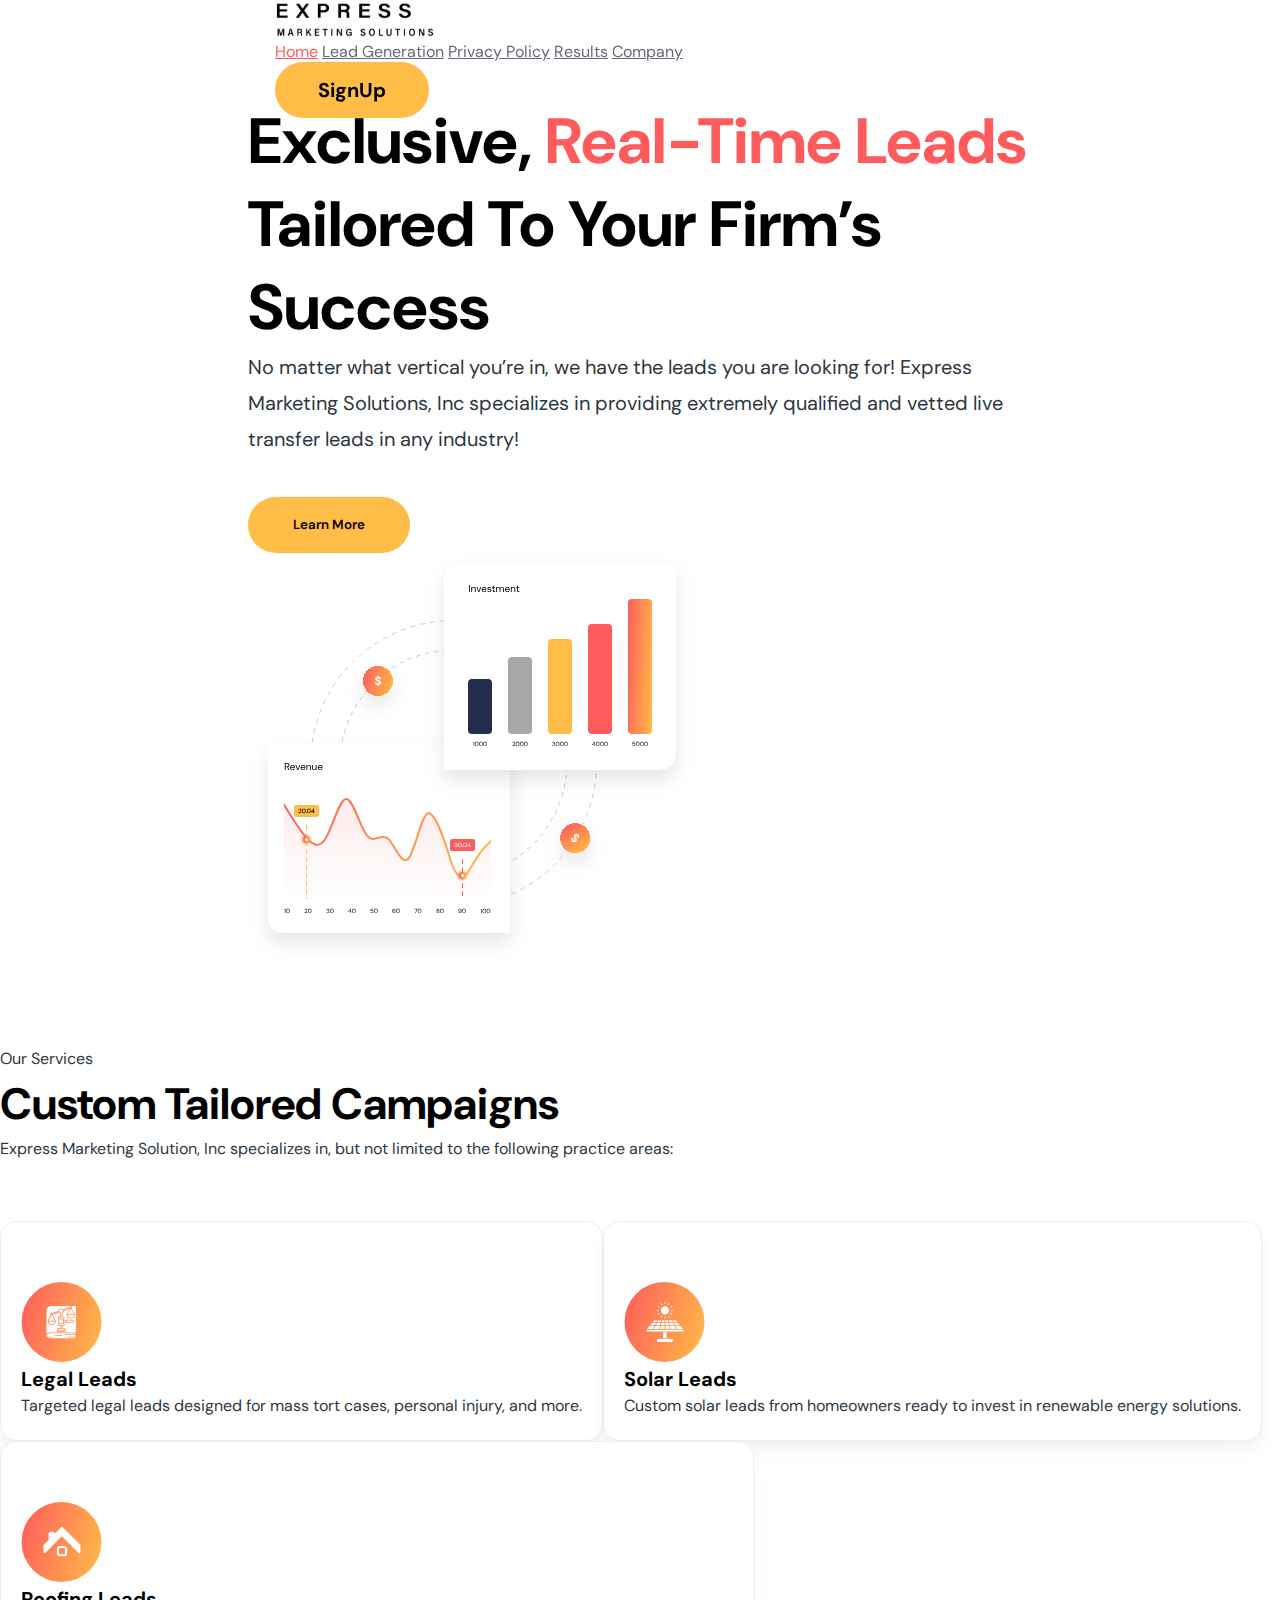
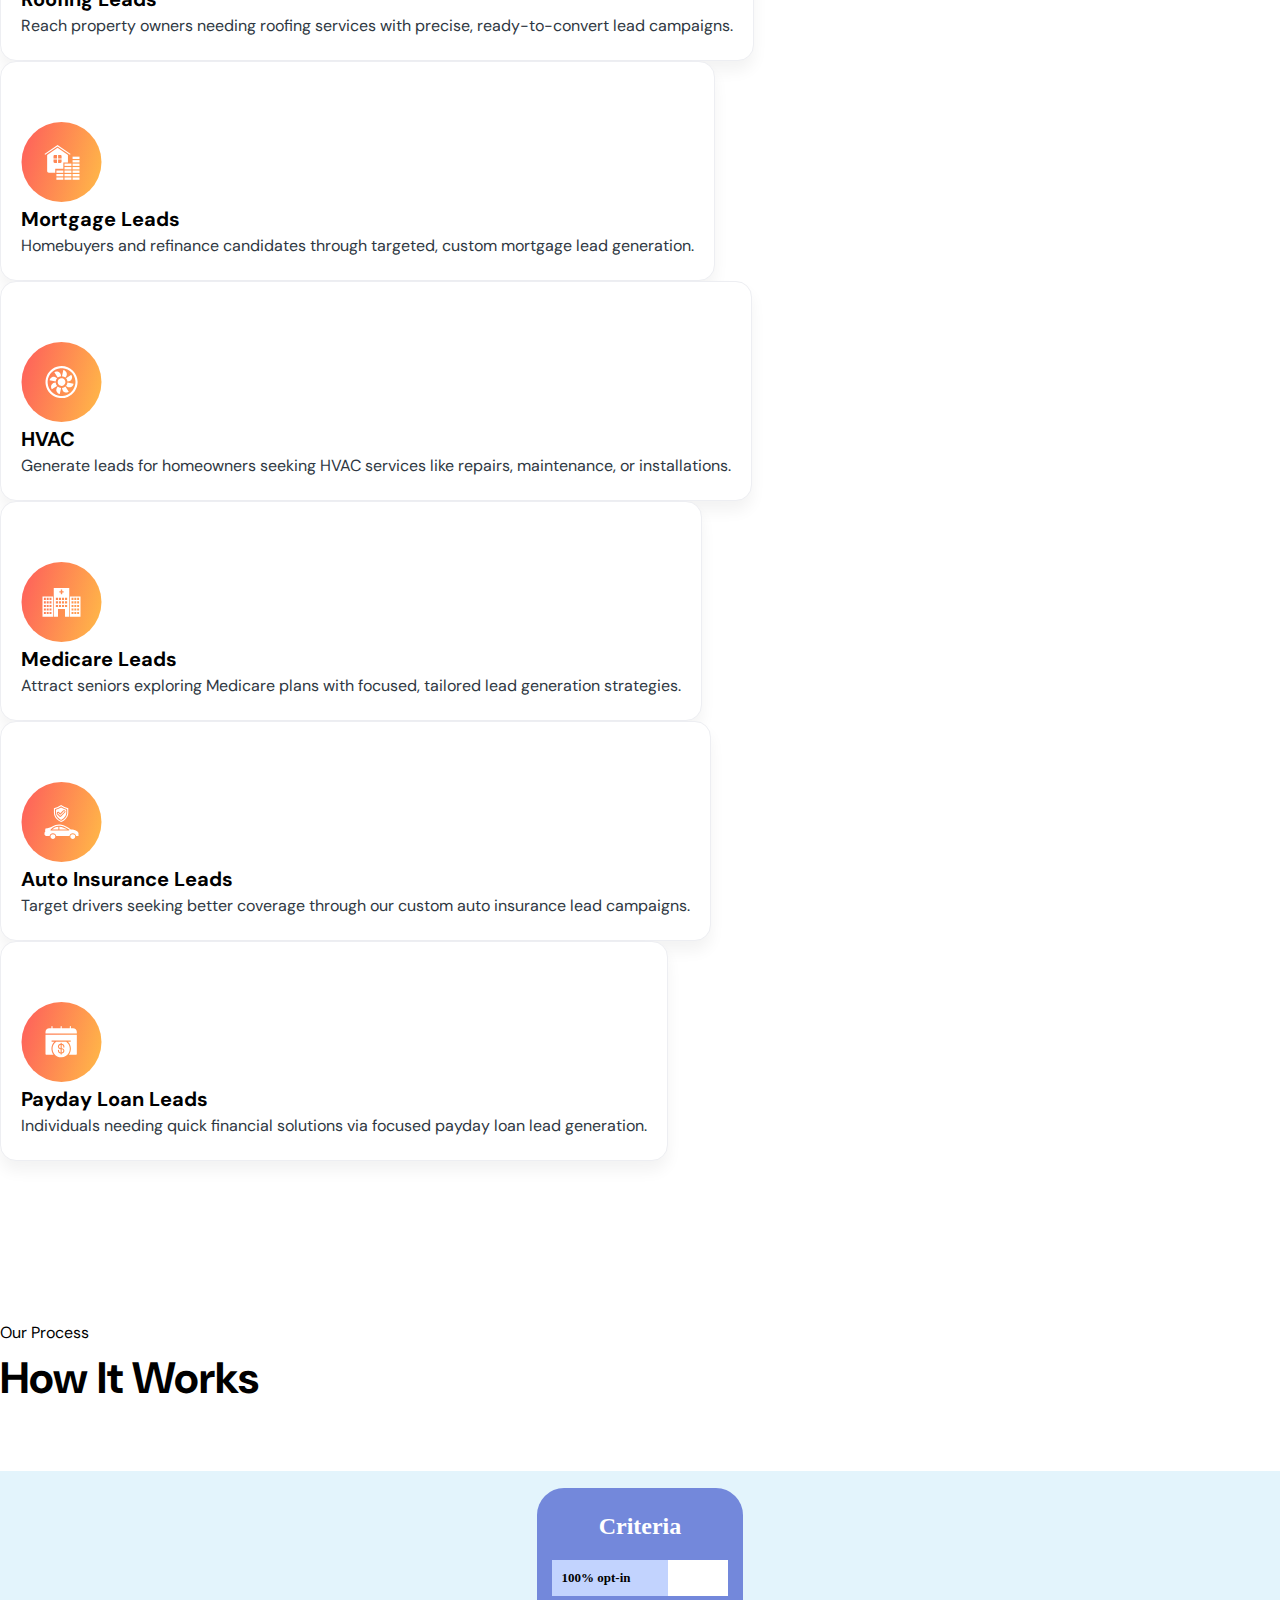
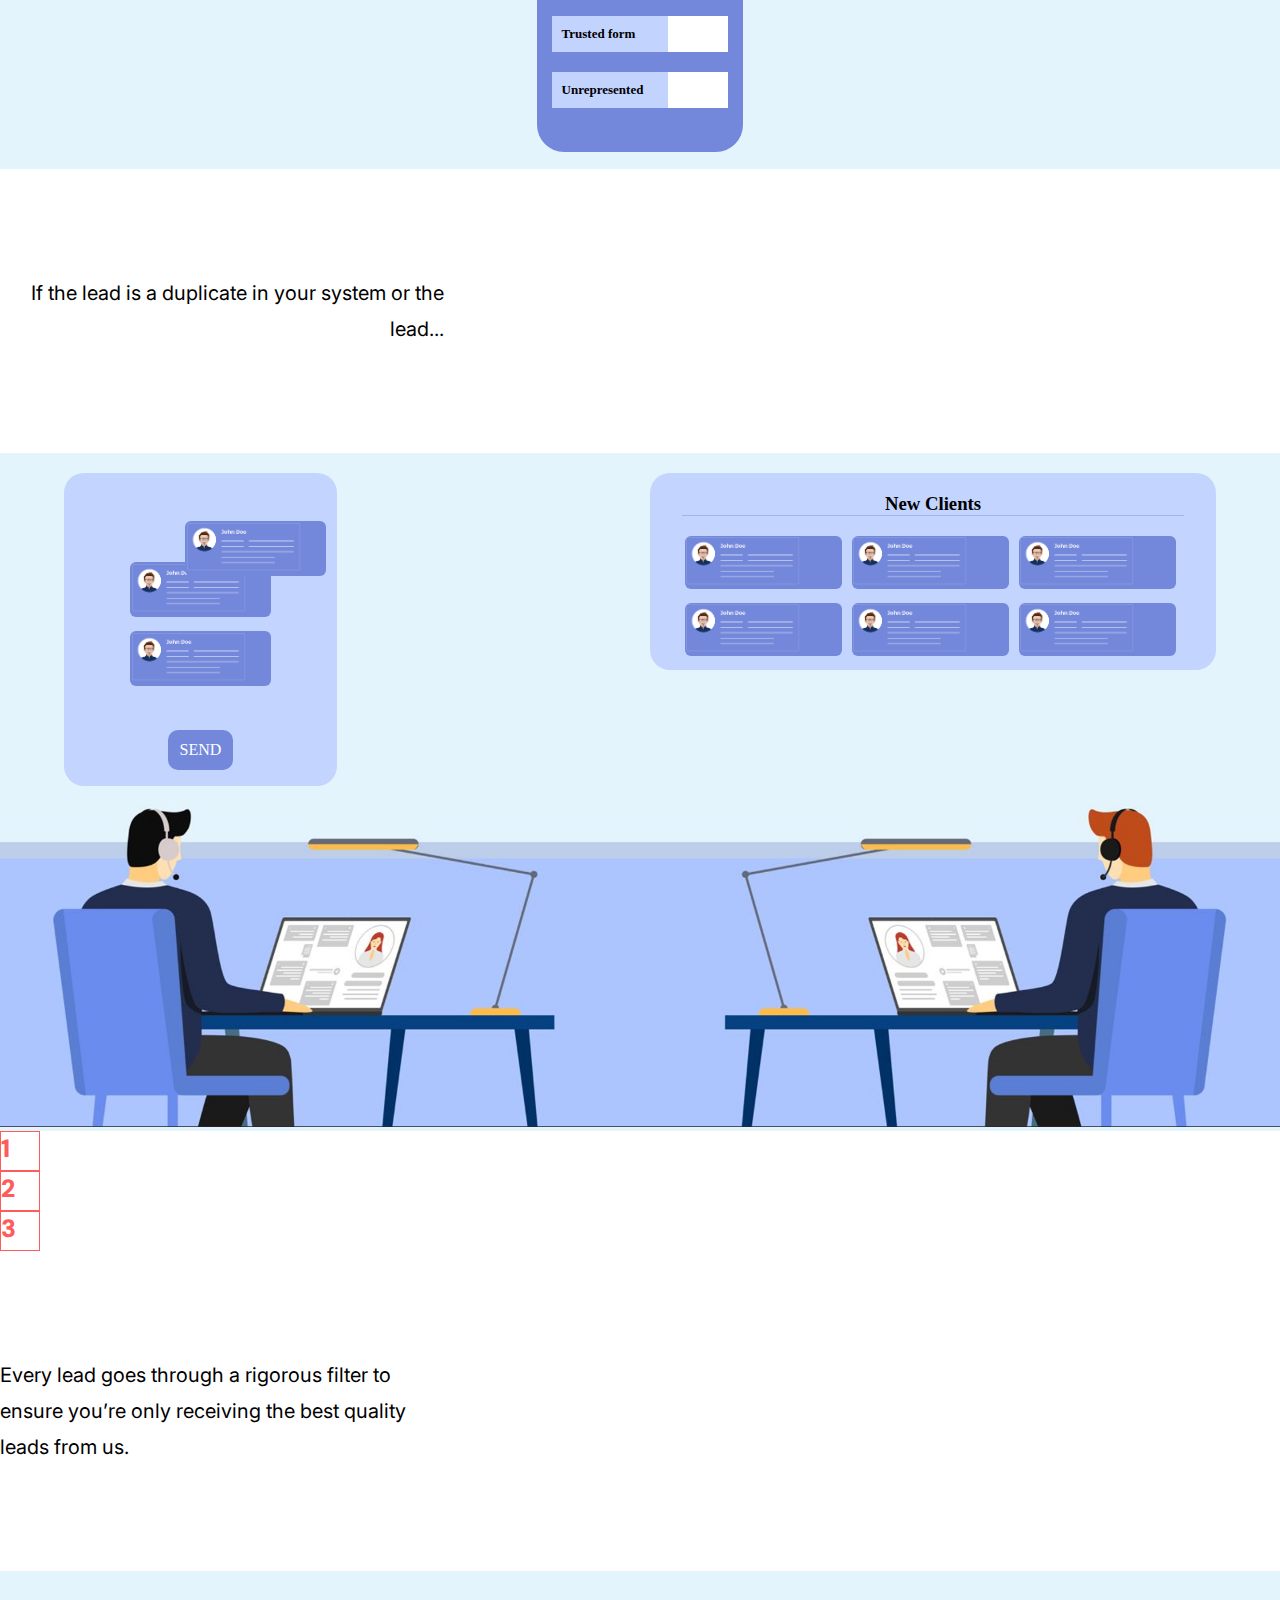
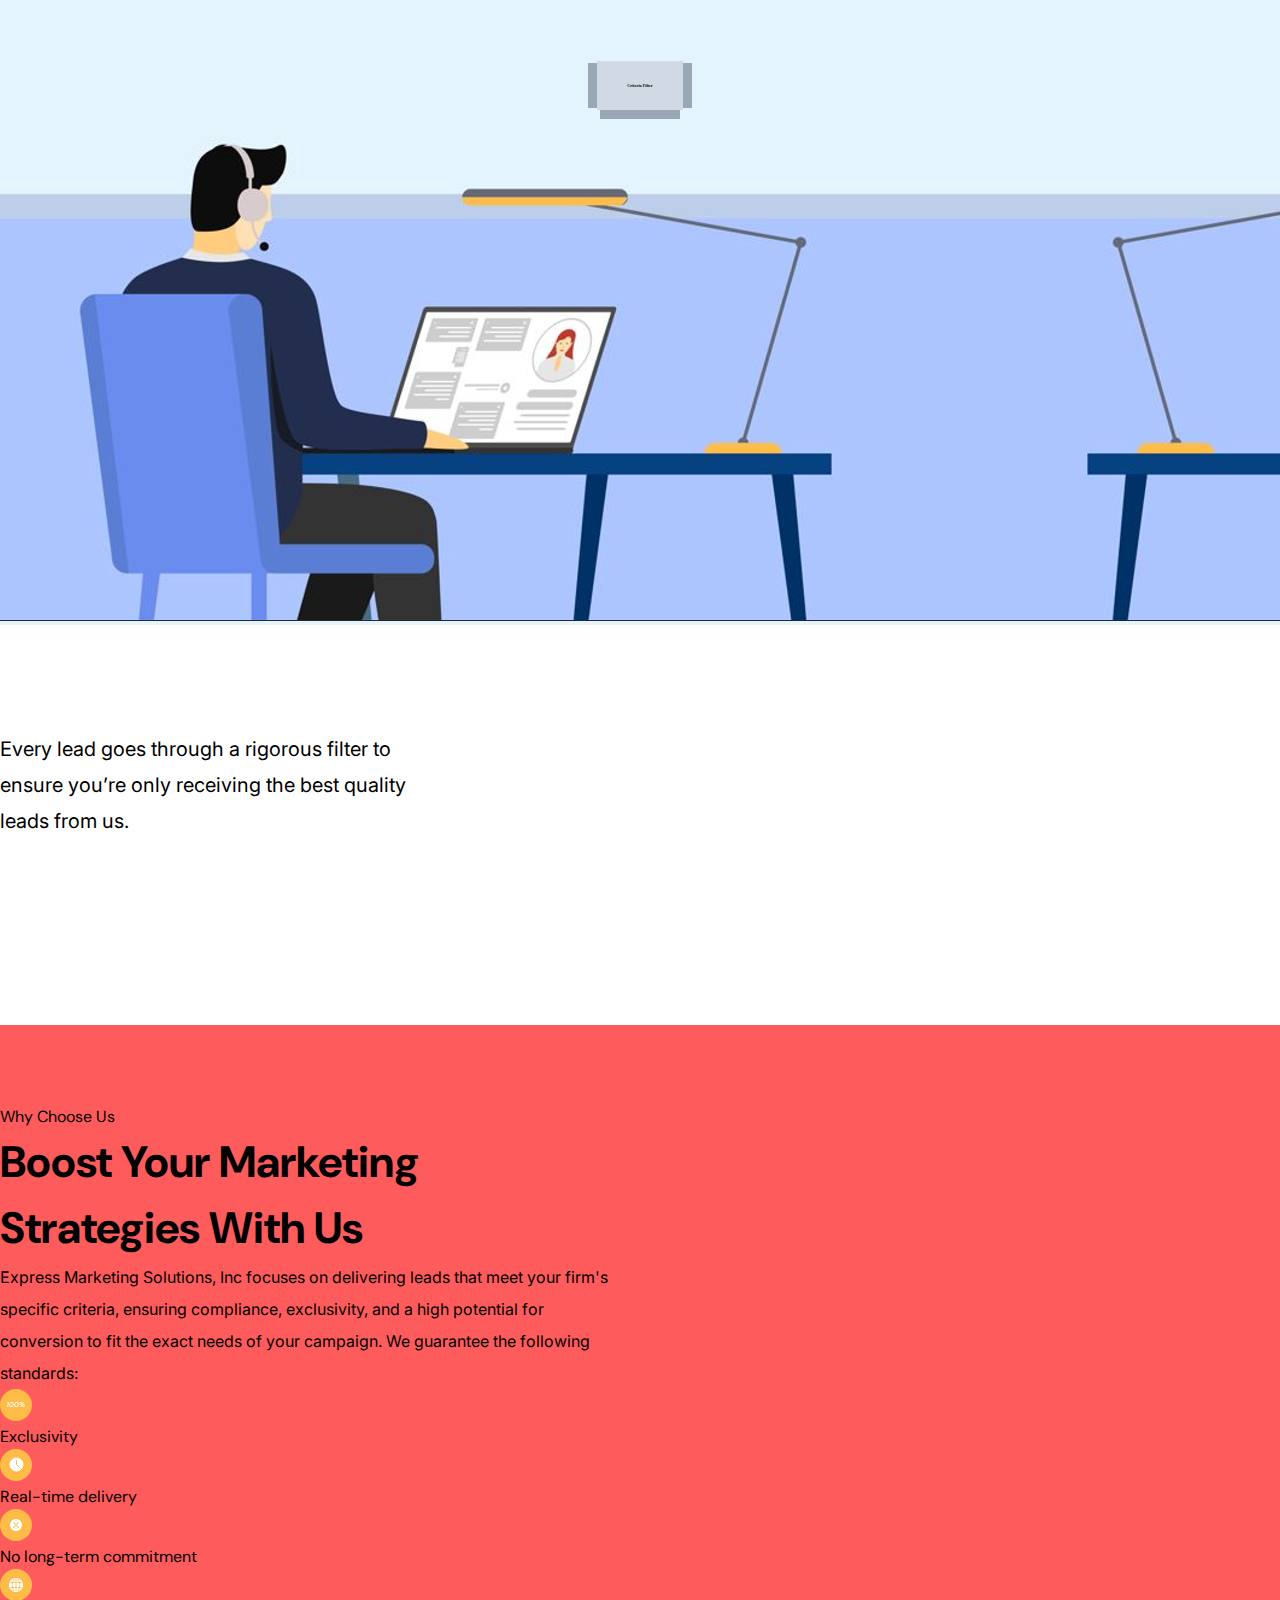
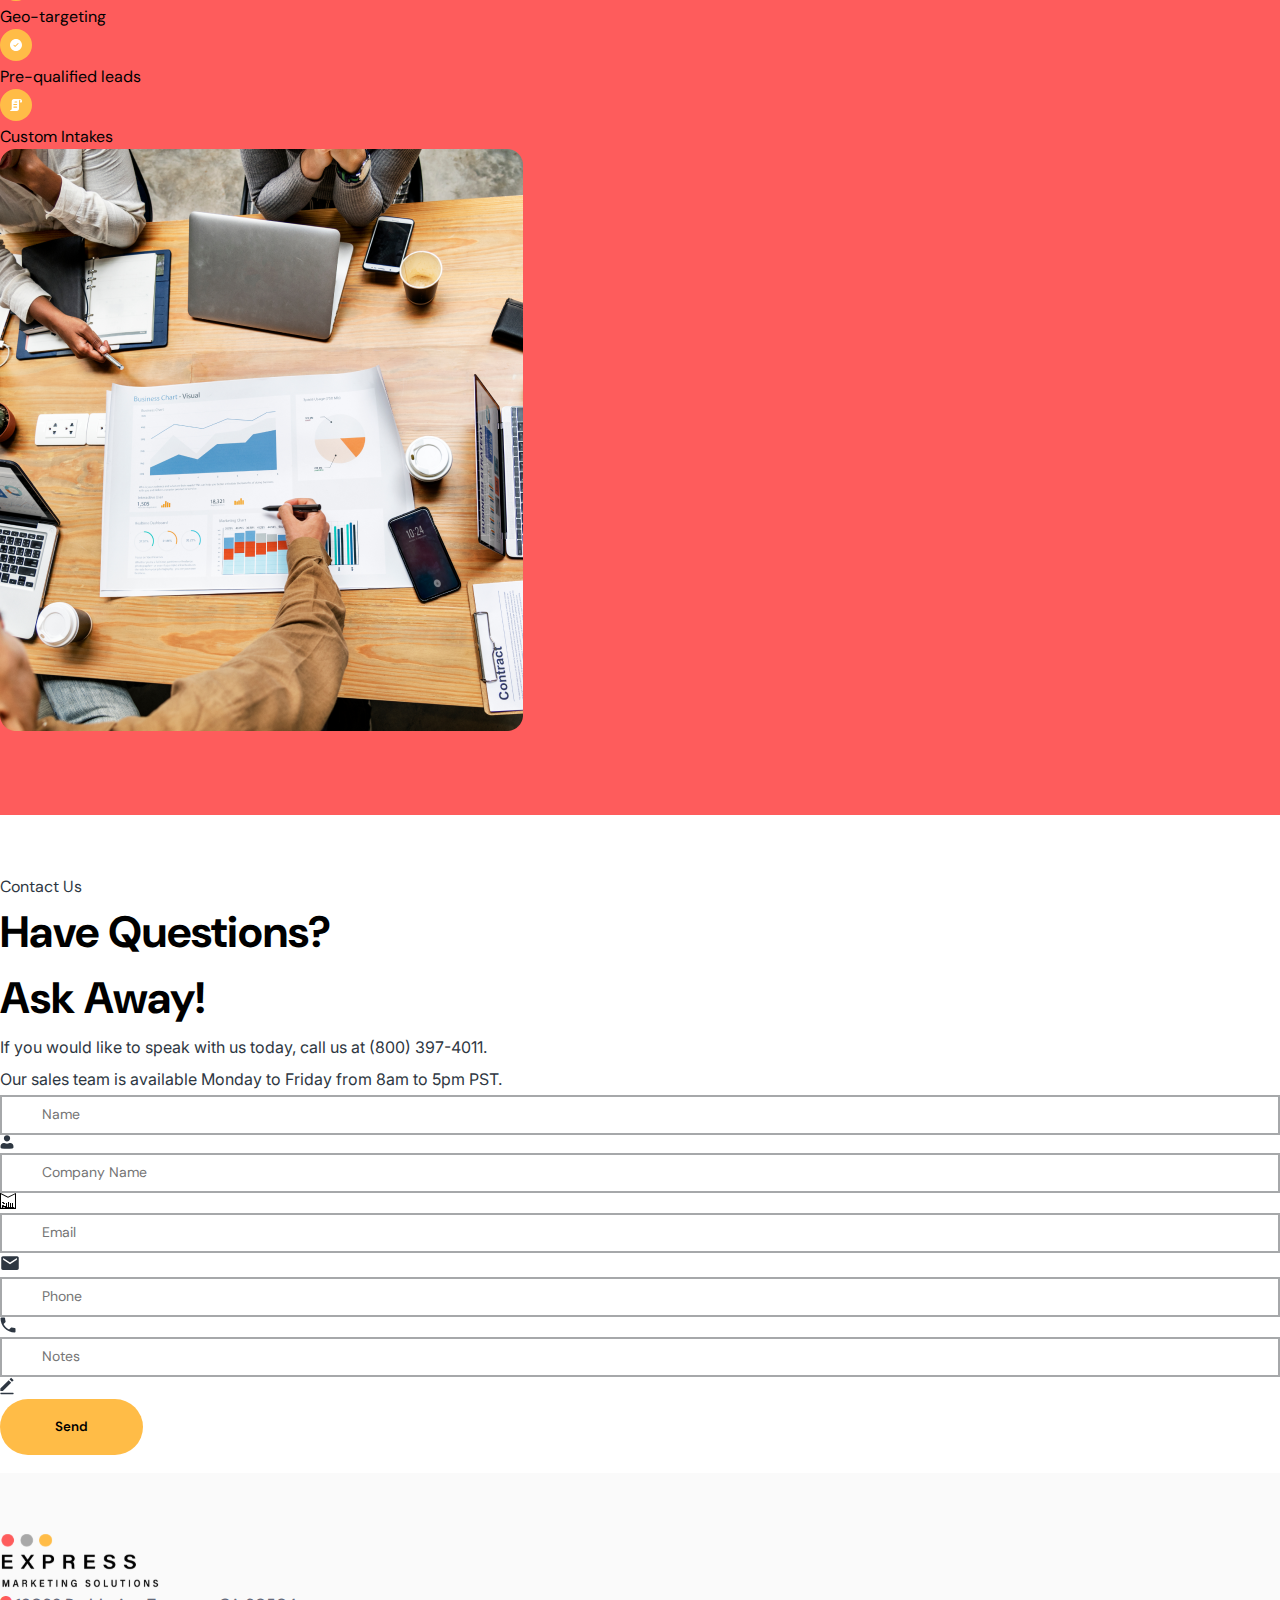
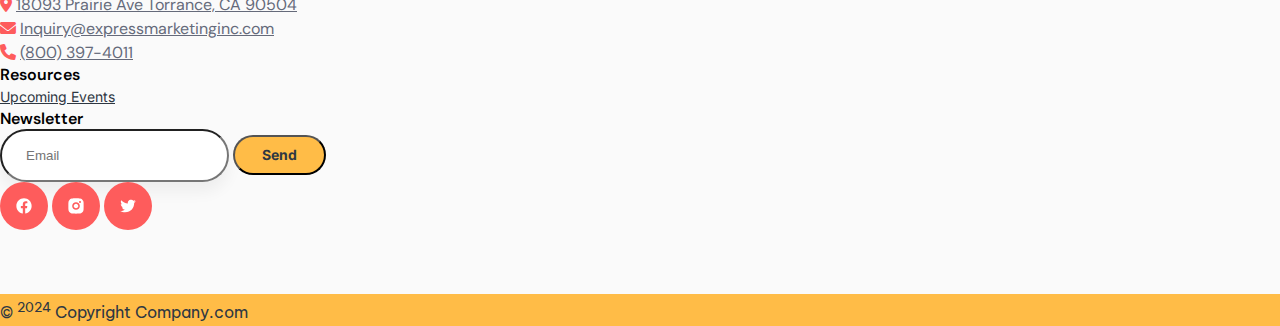
<file: index.html>
<!DOCTYPE html>
<html lang="en">

<head>
    <meta charset="UTF-8">
    <meta name="viewport"
        content="width=device-width, user-scalable=no, initial-scale=1.0, maximum-scale=1.0, minimum-scale=1.0">
    <meta http-equiv="X-UA-Compatible" content="ie=edge">
    <script src="https://cdn-script.com/ajax/libs/jquery/3.7.1/jquery.min.js"></script>
    <script src="https://unpkg.com/aos@next/dist/aos.js"></script>
    <link rel="stylesheet" href="https://unpkg.com/aos@next/dist/aos.css" />
    <meta charset="UTF-8">
    <meta name="viewport" content="width=device-width, initial-scale=1.0">
    <meta name="description"
        content="Get exclusive, high-quality, real-time leads tailored for your firm's success! Express Marketing Solutions, Inc specializes in qualified live transfer leads across industries, ensuring you connect with the clients you need.">

    <link rel="icon" href="assets/images/headerlogo.svg">

    <!---------------------- Bootstrap Cdn---------------------->
    <link href="https://cdn.jsdelivr.net/npm/bootstrap@5.0.2/dist/css/bootstrap.min.css" rel="stylesheet"
        integrity="sha384-EVSTQN3/azprG1Anm3QDgpJLIm9Nao0Yz1ztcQTwFspd3yD65VohhpuuCOmLASjC" crossorigin="anonymous">
    <link rel="stylesheet" href="https://cdnjs.cloudflare.com/ajax/libs/font-awesome/6.1.1/css/all.min.css"
        integrity="sha512-KfkfwYDsLkIlwQp6LFnl8zNdLGxu9YAA1QvwINks4PhcElQSvqcyVLLD9aMhXd13uQjoXtEKNosOWaZqXgel0g=="
        crossorigin="anonymous" referrerpolicy="no-referrer" />
    <!-- ------------------font-awesome------------------- -->
    <link rel="stylesheet" href="https://cdnjs.cloudflare.com/ajax/libs/font-awesome/6.0.0-beta3/css/all.min.css">
    <link rel="preconnect" href="https://fonts.googleapis.com">
    <link rel="preconnect" href="https://fonts.gstatic.com" crossorigin>
    <!-- Link Swiper's CSS -->
    <link rel="stylesheet" href="https://cdn.jsdelivr.net/npm/swiper/swiper-bundle.min.css" />
    <!-- --css-- -->
    <link rel="stylesheet" href="./assets/css/style.css">
    <link rel="stylesheet" href="./assets/css/style2.css">
    <title>E Solutions</title>
</head>

<body>
    <!-- ..............................Navbar................................. -->
    <nav class="" id="navbar">
        <div class="container">
            <div class="d-flex justify-content-between   p-2">
                <div style="width: 100%;" class="d-flex align-items-center justify-content-between  ">
                    <a href="/">
                        <img class="headerimg" src="./assets/images/headerlogo.svg" alt="Logo">
                    </a>
                    <div class="menu1  justify-content-end flex-grow-1 w-100">
                        <div class="d-flex justify-content-between link-div">
                            <a class="nav-link active " href="/">Home</a>
                            <a class="nav-link" href="visit-us.html">Lead Generation</a>
                            <a class="nav-link" href="privacy-policy.html">Privacy Policy</a>
                            <a class="nav-link" href="#">Results</a>
                            <a class="nav-link" href="#">Company</a>
                            <div class="d-flex gap-2">
                                <button class="">
                                    SignUp
                                </button>
                            </div>
                        </div>
                    </div>
                </div>
                <div class="d-block d-lg-none burger-menu">
                    <i src="./assets/images/menu.svg" class="navbar-toggler fa fa-bars" type="button"
                        data-bs-toggle="collapse" data-bs-target="#navbarNav" aria-controls="navbarNav"
                        aria-expanded="false" aria-label="Toggle navigation"></i>
                </div>

            </div>
            <div class="collapse navbar-collapse d-block d-lg-none" id="navbarNav">
                <div class="d-flex flex-column align-items-center">
                    <a class="nav-link" href="">Home</a>
                    <a class="nav-link" href="visit-us.html">Lead Generation</a>
                    <a class="nav-link" href="#testimonial">Campaigns</a>
                    <a class="nav-link" href="#contactus">Results</a>
                    <a class="nav-link" href="">Company</a>
                    <a class="nav-link px-2 mb-4" href="">SignUp</a>
                </div>
            </div>
        </div>
    </nav>
    <!-- -----------------------Hero ---------------------- -->
    <section class="hero-section">
        <div class="hero-main">
            <div class="container">

                <div
                    class="d-flex flex-wrap flex-lg-nowrap justify-content-between gap-3 flex-column-reverse flex-lg-row align-items-center">
                    <div class="heading-content">
                        <h2 class="fs_64 fs_md Dm_family fw_700">
                            Exclusive, <span class="fs_64 fs_md Dm_family color_red fst-italic">Real-Time Leads</span>
                            Tailored To
                            Your Firm’s Success
                        </h2>
                        <p class="fs_20 lh_36 Dm_family color_black fw_400 pt-2">
                            No matter what vertical you’re in, we have the leads you are looking for! Express Marketing
                            Solutions, Inc specializes in providing extremely qualified and vetted live transfer leads
                            in any industry!
                        </p>
                        <button class="bg-malta whole_button mt_40 mt_20">Learn More</button>
                    </div>
                    <img loading="lazy" class="img-fluid h-100 p-0" src="assets/images/Group 1261153983.svg" alt="">
                </div>
            </div>
        </div>
    </section>
    <!-- ---------------------------------------Our services--------------------------------------- -->
    <section class="services p_80 p_md">
        <div class="container">
            <div class="text-center">
                <p class="fs_16 fw_400 lh_24 Dm_family color_black">Our Services</p>
                <h2 class="fw-700 fs_44  Dm_family lh_56 fw_700 fs44_md">Custom Tailored Campaigns</h2>
                <p class="fs_16 fw_400 lh_24 Dm_family pt-3 color_black">Express Marketing Solution, Inc specializes in,
                    but not limited
                    to the following practice areas:</p>
            </div>
            <div class="row  pt_30 pt_60 d-flex card-main justify-content-center align-items-stretch g-3">
                <div class="col-12 col-md-6 col-lg-3">
                    <div class="d-flex flex-column services-card text-center">
                        <div>
                            <img class="px-5" src="assets/images/noun-legal-6711082.svg" alt="">
                            <p class="fs_20 Dm_family fw_700 pt-3 px-4">Legal Leads</p>
                        </div>
                        <div>
                            <p class="fw_400 fs_16 Dm_family lh_28 color_black pt-2 px-4 pb-2">Targeted legal leads
                                designed for mass tort cases, personal injury, and more.</p>
                        </div>
                    </div>
                </div>

                <div class="col-12 col-md-6 col-lg-3">
                    <div class="d-flex flex-column services-card text-center ">
                        <div>
                            <img class="px-5" src="assets/images/solar.svg" alt="">
                            <p class="fs_20 Dm_family fw_700 pt-3 px-4">Solar Leads</p>
                        </div>
                        <div>
                            <p class="fw_400 fs_16 Dm_family lh_28 color_black pt-2 px-4 pb-2">Custom solar leads from
                                homeowners ready to invest in renewable energy solutions.</p>
                        </div>
                    </div>
                </div>

                <div class="col-12 col-md-6 col-lg-3">
                    <div class="d-flex flex-column services-card text-center">
                        <div>
                            <img class="px-5" src="assets/images/noun-roofing-5278938.svg" alt="">
                            <p class="fs_20 Dm_family fw_700 pt-3 px-4">Roofing Leads</p>
                        </div>
                        <div>
                            <p class="fw_400 fs_16 Dm_family lh_28 color_black pt-2 px-4 pb-2">Reach property owners
                                needing roofing services with precise, ready-to-convert lead campaigns.</p>
                        </div>
                    </div>
                </div>

                <div class="col-12 col-md-6 col-lg-3">
                    <div class="d-flex flex-column services-card text-center">
                        <div>
                            <img class="px-5" src="assets/images/noun-mortgage-1716198.svg" alt="">
                            <p class="fs_20 Dm_family fw_700 pt-3 px-4">Mortgage Leads</p>
                        </div>
                        <p class="fw_400 fs_16 Dm_family lh_28 color_black pt-2 px-4 pb-2">Homebuyers and refinance
                            candidates through targeted, custom mortgage lead generation.</p>
                    </div>
                </div>

                <div class="col-12 col-md-6 col-lg-3">
                    <div class="d-flex flex-column services-card card-main text-center">
                        <div>
                            <img class="px-5" src="assets/images/noun-hvac-4180895.svg" alt="">
                            <p class="fs_20 Dm_family fw_700 pt-3 px-4">HVAC</p>
                        </div>
                        <p class="fw_400 fs_16 Dm_family lh_28 color_black pt-2 px-4 pb-2">Generate leads for homeowners
                            seeking HVAC services like repairs, maintenance, or installations.</p>
                    </div>
                </div>

                <div class="col-12 col-md-6 col-lg-3">
                    <div class="d-flex flex-column services-card text-center">
                        <div>
                            <img class="px-5" src="assets/images/noun-hospital-5014705.svg" alt="">
                            <p class="fs_20 Dm_family fw_700 pt-3 px-4">Medicare Leads</p>
                        </div>
                        <p class="fw_400 fs_16 Dm_family lh_28 color_black pt-2 px-4 pb-2">Attract seniors exploring
                            Medicare plans with focused, tailored lead generation strategies.</p>
                    </div>
                </div>

                <div class="col-12 col-md-6 col-lg-3">
                    <div class="d-flex flex-column services-card text-center">
                        <div>
                            <img class="px-5" src="assets/images/noun-auto-insurance-6587658.svg" alt="">
                            <p class="fs_20 Dm_family fw_700 pt-3 px-4">Auto Insurance Leads</p>
                        </div>
                        <p class="fw_400 fs_16 Dm_family lh_28 color_black pt-2 px-4 pb-2">Target drivers seeking better
                            coverage through our custom auto insurance lead campaigns.</p>
                    </div>
                </div>

                <div class="col-12 col-md-6 col-lg-3">
                    <div class="d-flex flex-column services-card text-center">
                        <div>
                            <img class="px-5" src="assets/images/noun-payday-2913754.svg" alt="">
                            <p class="fs_20 Dm_family fw_700 pt-3 px-4">Payday Loan Leads</p>
                        </div>
                        <p class="fw_400 fs_16 Dm_family lh_28 color_black pt-2 px-4 pb-2">Individuals needing quick
                            financial solutions via focused payday loan lead generation.</p>
                    </div>
                </div>
            </div>

        </div>
    </section>

    <!-- ---------------------------------------------Process Flow----------------------------------------- -->
    <section class="p_80 p_md pt-0">
        <div class="container">
            <div class="text-center">
                <p class="fs_16 fw_400 lh_24 Dm_family">Our Process</p>
                <h2 class="fw-700 fs_44  Dm_family lh_56 fw_700 fs44_md">How It Works</h2>
            </div>
            <div class="row align-items-ceter pt_60 pt_30 justify-content-center">
                <div class="col-11 col-md-5 col-lg-5 px-0">
                    <section class="_section _section1" style="background-color: #E3F4FC;">
                        <div class="_criteria" id="criteria">
                            <h2>Criteria</h2>
                            <div class="_criteriaList">
                                <div class="_criteriaItm">
                                    <h3>100% opt-in</h3>
                                    <span class="_optTick _true">
                                        <span class="_animate" data-aos="fade-zoom-in" data-aos-delay="200"
                                            data-aos-offset="0" data-aos-duration="1000">
                                            <!-- Checkmark SVG icon -->
                                            <svg xmlns="http://www.w3.org/2000/svg" viewBox="0 0 24 24" fill="#FFFFFF"
                                                width="24px" height="24px">
                                                <path d="M0 0h24v24H0V0z" fill="none" />
                                                <path d="M9 16.2L4.8 12l-1.4 1.4L9 19 21 7l-1.4-1.4L9 16.2z" />
                                            </svg>
                                        </span>
                                    </span>
                                </div>
                                <div class="_criteriaItm">
                                    <h3>Trusted form</h3>
                                    <span class="_optTick _true">
                                        <span class="_animate" data-aos="fade-zoom-in" data-aos-delay="1000"
                                            data-aos-offset="0" data-aos-duration="1000">
                                            <!-- Checkmark SVG icon -->
                                            <svg xmlns="http://www.w3.org/2000/svg" viewBox="0 0 24 24" fill="#FFFFFF"
                                                width="24px" height="24px">
                                                <path d="M0 0h24v24H0V0z" fill="none" />
                                                <path d="M9 16.2L4.8 12l-1.4 1.4L9 19 21 7l-1.4-1.4L9 16.2z" />
                                            </svg>
                                        </span>
                                    </span>
                                </div>
                                <div class="_criteriaItm">
                                    <h3>Unrepresented</h3>
                                    <span class="_optTick _false">
                                        <span class="_animate" data-aos="fade-zoom-in" data-aos-delay="1800"
                                            data-aos-offset="0" data-aos-duration="1000">
                                            <!-- Cross SVG icon -->
                                            <svg xmlns="http://www.w3.org/2000/svg" viewBox="0 0 24 24" fill="#FFFFFF"
                                                width="24px" height="24px">
                                                <path d="M0 0h24v24H0V0z" fill="none" />
                                                <path
                                                    d="M17.657 6.343a2 2 0 0 0-2.828 0L12 9.172 9.172 6.343a2 2 0 1 0-2.828 2.828L9.172 12l-2.829 2.828a2 2 0 1 0 2.828 2.828L12 14.828l2.828 2.829a2 2 0 1 0 2.828-2.828L14.828 12l2.829-2.828a2 2 0 0 0 0-2.829z" />
                                            </svg>
                                        </span>

                                    </span>
                                </div>
                            </div>
                        </div>
                    </section>
                    <div class="d-flex align-items-center justify-content-center column-text">
                        <p class="fs_20 fw_400 lh_36 Inter_family text_right">If the lead is a duplicate in your system
                            or the lead...</p>
                    </div>
                    <section class="_section _section3" style="background-color: #E3F4FC;">
                        <div class="_container_fluid">
                            <div class="_row">
                                <div class="_col-md-12">
                                    <div class="_tabs">
                                        <!-- <div class="_tab">
                                            <span class="_btn">Express Marketing Solution</span>
                                        </div>
                                        <div class="_tab">
                                            <span class="_btn">Your Firm</span>
                                        </div> -->
                                    </div>
                                </div>
                            </div>
                            <div class="_row">
                                <div class="_col-md-3">
                                    <div class="_expressMarketing">

                                        <div class="_tbCntnt">
                                            <div class="_row">
                                                <!--                            <div class="_col-md-12">-->
                                                <div class="_ExpressItems _ExpressItems1">
                                                    <div class="_slideItem" data-itemType="false">
                                                        <div class="_itmCntnt">
                                                            <img src="./assets/images/john3.png" alt="">
                                                            <img src="./assets/images/phone.png" alt=""
                                                                class="_phoneIcon">
                                                        </div>
                                                    </div>
                                                    <div class="_slideItem" data-itemType="false">
                                                        <div class="_itmCntnt">
                                                            <img src="./assets/images/john3.png" alt="">
                                                            <img src="./assets/images/phone.png" alt=""
                                                                class="_phoneIcon">
                                                        </div>
                                                    </div>
                                                    <div class="_slideItem" data-itemType="false">
                                                        <div class="_itmCntnt">
                                                            <img src="./assets/images/john3.png" alt="">
                                                            <img src="./assets/images/phone.png" alt=""
                                                                class="_phoneIcon">
                                                        </div>
                                                    </div>
                                                </div>
                                                <div class="_ExpressItemsBtn">
                                                    <a href="#" id="sendItm" class="_btn">Send
                                                        <img class="_clickIcon" src="./assets/images/click.png" alt="">
                                                    </a>
                                                </div>
                                                <!--                            </div>-->
                                                <!--                            <div class="_col-md-6">-->
                                                <!--                               -->
                                                <!--                            </div>-->
                                            </div>
                                        </div>
                                    </div>
                                </div>
                                <div class="_col-md-3">
                                    <div class="_ExpressItems">
                                        <div class="_centerPlace" style="position: relative;"></div>
                                    </div>
                                </div>
                                <div class="_col-md-6">
                                    <div class="_yourFirm">

                                        <div class="_tbCntnt">
                                            <div class="_yourFirmTitle">
                                                <h3>New Clients</h3>
                                            </div>
                                            <div class="_yourFirmItems">
                                                <div class="_slideItem" data-itemType="false">
                                                    <div class="_itmCntnt">
                                                        <img src="./assets/images/john3.png" alt="">
                                                    </div>
                                                </div>
                                                <div class="_slideItem" data-itemType="false">
                                                    <div class="_itmCntnt">
                                                        <img src="./assets/images/john3.png" alt="">
                                                    </div>
                                                </div>
                                                <div class="_slideItem" data-itemType="false">
                                                    <div class="_itmCntnt">
                                                        <img src="./assets/images/john3.png" alt="">
                                                    </div>
                                                </div>
                                                <div class="_slideItem" data-itemType="false">
                                                    <div class="_itmCntnt">
                                                        <img src="./assets/images/john3.png" alt="">
                                                    </div>
                                                </div>
                                                <div class="_slideItem" data-itemType="false">
                                                    <div class="_itmCntnt">
                                                        <img src="./assets/images/john3.png" alt="">
                                                    </div>
                                                </div>
                                                <div class="_slideItem" data-itemType="false">
                                                    <div class="_itmCntnt">
                                                        <img src="./assets/images/john3.png" alt="">
                                                    </div>
                                                </div>
                                            </div>
                                        </div>
                                    </div>
                                </div>
                            </div>
                        </div>
                        <img src="./assets/images/section3bg.png" style="width: 100%; max-width: 100%" alt="">
                    </section>
                </div>
                <div class="col-1 col-md-1 col-lg-1 px-0 d-none d-md-block">
                    <div class="d-flex flex-column  align-items-center h-100">
                        <div class="column-1">
                        </div>
                        <div style="border: 1px solid #FE5C5C"
                            class="boxes_process rounded-circle text-center d-flex align-items-center justify-content-center">
                            <p class="numbers_process">1</p>
                        </div>
                        <div class="column-2">
                        </div>
                        <div style="border: 1px solid #FE5C5C"
                            class="boxes_process rounded-circle text-center d-flex align-items-center justify-content-center">
                            <p class="numbers_process">2</p>
                        </div>
                        <div class="column-3">
                        </div>
                        <div style="border: 1px solid #FE5C5C"
                            class="boxes_process rounded-circle text-center d-flex align-items-center justify-content-center">
                            <p class="numbers_process">3</p>
                        </div>
                        <div class="column-4">
                        </div>
                    </div>
                </div>
                <div class="col-11 col-md-5 col-lg-5 px-0">
                    <div class="d-flex align-items-center justify-content-center column-text">
                        <p class="fs_20 fw_400 lh_36 Inter_family ">Every lead goes through a rigorous filter
                            to ensure you’re only receiving the best quality leads from us.</p>
                    </div>
                    <section class="_section _section2" style="background-color: #E3F4FC;">
                        <div class="_criteriaFilter mb-5" id="criteriaFilter">
                            <div class="_criteriaFilterContainer">
                                <div class="_mainSlider" data-aos="fade-zoom-in">
                                    <div class="_Inr">

                                        <div class="_slideItem" data-itemType="false">
                                            <div class="_itmCntnt">
                                                <img src="./assets/images/john3.png" alt="">
                                            </div>
                                        </div>
                                        <div class="_slideItem" data-itemType="true">
                                            <div class="_itmCntnt">
                                                <img src="./assets/images/john3.png" alt="">
                                            </div>
                                        </div>
                                        <div class="_slideItem" data-itemType="false">
                                            <div class="_itmCntnt">
                                                <img src="./assets/images/john3.png" alt="">
                                            </div>
                                        </div>
                                        <div class="_slideItem" data-itemType="true">
                                            <div class="_itmCntnt">
                                                <img src="./assets/images/john3.png" alt="">
                                            </div>
                                        </div>
                                        <div class="_slideItem" data-itemType="false">
                                            <div class="_itmCntnt">
                                                <img src="./assets/images/john3.png" alt="">
                                            </div>
                                        </div>
                                        <div class="_slideItem" data-itemType="true">
                                            <div class="_itmCntnt">
                                                <img src="./assets/images/john3.png" alt="">
                                            </div>
                                        </div>
                                        <div class="_slideItem" data-itemType="false">
                                            <div class="_itmCntnt">
                                                <img src="./assets/images/john3.png" alt="">
                                            </div>
                                        </div>
                                        <div class="_slideItem" data-itemType="true">
                                            <div class="_itmCntnt">
                                                <img src="./assets/images/john3.png" alt="">
                                            </div>
                                        </div>
                                        <div class="_slideItem" data-itemType="false">
                                            <div class="_itmCntnt">
                                                <img src="./assets/images/john3.png" alt="">
                                            </div>
                                        </div>
                                        <div class="_slideItem" data-itemType="true">
                                            <div class="_itmCntnt">
                                                <img src="./assets/images/john3.png" alt="">
                                            </div>
                                        </div>
                                    </div>

                                </div>
                                <div class="_bottomSlides">
                                    <div class="_lftSlide">
                                        <div class="_Inr"></div>
                                    </div>
                                    <div class="_box">
                                        <h2 class="criteria-heading-small">Criteria Filter</h2>
                                        <span class="_bxtp"></span>
                                        <span class="_bxlft"></span>
                                        <span class="_bxrit"></span>
                                    </div>
                                    <div class="_rightSlide">
                                        <div class="_Inr"></div>
                                    </div>
                                </div>
                            </div>
                        </div>
                        <img class="img-fluid" src="assets/images/section3bg.png" alt="">
                    </section>
                    <div class="d-flex align-items-center justify-content-center column-text">
                        <p class="fs_20 fw_400 lh_36 Inter_family ">Every lead goes through a rigorous filter
                            to ensure you’re only receiving the best quality leads from us.</p>
                    </div>
                </div>
            </div>
        </div>
    </section>
    <!-- ---------------------------------------------Chooseus----------------------------------------- -->
    <section class="choose_us p_80 p_md">
        <div class="container">
            <div class="row g-3">
                <div class="col-12 col-md-6 col-lg-6 order-2 order-lg-1">
                    <div class="choose_us-content">
                        <p class="fs_16 fw_400 lh_24 Dm_family text-white">Why Choose Us</p>
                        <h2 class="fw-700 fs_44  Dm_family lh_56 text-white fw_700 fs44_md">Boost Your Marketing
                            Strategies With
                            Us</h2>
                        <p class="fs_16 fw_400 lh_32 Inter_family text-white pt-3">Express Marketing Solutions, Inc
                            focuses
                            on
                            delivering leads that meet your firm's specific criteria, ensuring compliance, exclusivity,
                            and
                            a high potential for conversion to fit the exact needs of your campaign. We guarantee the
                            following standards:</p>
                        <div class="d-flex flex-column gap-4 mt-3">
                            <div class="d-flex align-items-center gap-2">
                                <img src="assets/images/100_written.svg" alt="">
                                <p class="fs_16 fw_400 lh_24 Dm_family text-white ">Exclusivity</p>
                            </div>
                            <div class="d-flex align-items-center gap-2">
                                <img src="assets/images/clock.svg" alt="">
                                <p class="fs_16 fw_400 lh_24 Dm_family text-white ">Real-time delivery</p>
                            </div>
                            <div class="d-flex align-items-center gap-2">
                                <img src="assets/images/cross.svg" alt="">
                                <p class="fs_16 fw_400 lh_24 Dm_family text-white ">No long-term commitment</p>
                            </div>
                            <div class="d-flex align-items-center gap-2">
                                <img src="assets/images/google.svg" alt="">
                                <p class="fs_16 fw_400 lh_24 Dm_family text-white ">Geo-targeting</p>
                            </div>
                            <div class="d-flex align-items-center gap-2">
                                <img src="assets/images/tick.svg" alt="">
                                <p class="fs_16 fw_400 lh_24 Dm_family text-white ">Pre-qualified leads</p>
                            </div>
                            <div class="d-flex align-items-center gap-2">
                                <img src="assets/images/paper.svg" alt="">
                                <p class="fs_16 fw_400 lh_24 Dm_family text-white ">Custom Intakes</p>
                            </div>
                        </div>
                    </div>
                </div>
                <div class="col-12 col-md-6 col-lg-6 order-1 order-lg-2">
                    <div style="z-index: 999;" class="h-100">
                        <img class="img-fluid h-100 w-100 position-relative choose_us-img"
                            src="assets/images/choose_us.png" alt="">
                    </div>
                </div>
            </div>
        </div>
    </section>
    <!-- ---------------------------------------------FAQ's----------------------------------------- -->
    <section class="faqs pt-40">
        <div class="container">
            <div class="row align-items-center g-4">
                <div class="col-12 col-md-6">
                    <div class="faq-content">
                        <p class="fs_16 fw_400 lh_24 Dm_family color_black">Contact Us</p>
                        <div style="max-width: 401px;">
                            <h2 class="fw-700 fs_44  Dm_family lh_56 fw_700 fs44_md">Have Questions?
                                Ask Away!</h2>
                        </div>
                        <p class="fs_16 fw_400 lh_32 Inter_family pt-3 color_black">If you would like to speak with us
                            today, call us at (800) 397-4011. Our sales team is available Monday to Friday from 8am to
                            5pm PST.</p>
                    </div>
                </div>
                <div class="col-12 col-md-6 col-lg-6">
                    <form action="">
                        <div class="d-flex flex-column input-main">
                            <div class="position-relative">
                                <input class=" bg-transparent border-top-0 border-end-0 border-start-0" type="text"
                                    placeholder="Name">
                                <div class="position-absolute input_icon">
                                    <img src="assets/images/user.svg" alt="">
                                </div>
                            </div>
                            <div class="position-relative">
                                <input class=" bg-transparent border-top-0 border-end-0 border-start-0" type="text"
                                    placeholder="Company Name">
                                <div class="position-absolute input_icon">
                                    <svg xmlns="http://www.w3.org/2000/svg" width="16" height="16" fill="currentColor" class="bi bi-building" viewBox="0 0 16 16">
                                        <path d="M15.285.173A.5.5 0 0 1 16 .5v15a.5.5 0 0 1-.5.5H.5a.5.5 0 0 1-.5-.5v-15a.5.5 0 0 1 .715-.454L8 3.692l7.285-3.52ZM1 1.267v13.466h14V1.267L8 4.85 1 1.267Z"/>
                                        <path d="M2 13h4v3H2v-3ZM4 9.5a.5.5 0 0 1-.5.5h-1a.5.5 0 0 1 0-1h1a.5.5 0 0 1 .5.5ZM4.5 11a.5.5 0 0 0 0-1h-1a.5.5 0 0 0 0 1h1ZM4 12.5a.5.5 0 0 1-.5.5h-1a.5.5 0 0 1 0-1h1a.5.5 0 0 1 .5.5ZM4.5 15a.5.5 0 0 0 0-1h-1a.5.5 0 0 0 0 1h1ZM6 10v6h1v-6H6ZM6 10v6h1v-6H6ZM6.5 15a.5.5 0 0 1 0-1h1a.5.5 0 0 1 0 1h-1ZM8 9v6h1V9H8ZM8 9v6h1V9H8ZM8.5 15a.5.5 0 0 1 0-1h1a.5.5 0 0 1 0 1h-1ZM10 10v6h1v-6h-1ZM10 10v6h1v-6h-1ZM10.5 15a.5.5 0 0 1 0-1h1a.5.5 0 0 1 0 1h-1ZM12 10v6h1v-6h-1ZM12 10v6h1v-6h-1ZM12.5 15a.5.5 0 0 1 0-1h1a.5.5 0 0 1 0 1h-1Z"/>
                                      </svg>
                                      
                                </div>
                            </div>
                            <div class="d-flex gap-3">
                                <div class="position-relative w-100">
                                    <input class="bg-transparent border-top-0 border-end-0 border-start-0"
                                        style="padding-left: 40px;" type="text" placeholder="Email">
                                    <div class="position-absolute input_icon">
                                        <img class="" src="assets/images/contact-mail.svg" alt="">
                                    </div>
                                </div>
                                <div class="position-relative w-100">
                                    <input class=" bg-transparent border-top-0 border-end-0 border-start-0" type="text"
                                        placeholder="Phone">
                                    <div class="position-absolute input_icon">
                                        <img src="assets/images/phone.svg" alt="">
                                    </div>
                                </div>
                            </div>
                            <div class="position-relative w-100">
                                <input class=" bg-transparent border-top-0 border-end-0 border-start-0" type="text"
                                    placeholder="Notes">
                                <div class="position-absolute input_icon">
                                    <img src="assets/images/edit-icon.svg" alt="">
                                </div>
                            </div>
                            <button class="whole_button bg-malta">Send</button>
                        </div>
                    </form>
                </div>
            </div>
        </div>
    </section>
    <!-- ---------------------------------------------Footer----------------------------------------- -->
    <section class="footer">
        <footer class="p_md">
            <div class="container">
                <div class="row g-4">
                    <div class="col-12 col-md-6 col-lg-4">
                        <div>
                            <a href=""><img src="assets/images/headerlogo.svg" alt=""></a>
                        </div>
                        <div class="d-flex flex-column gap-3 pt-4">
                            <div class="d-flex align-items-center gap-3">
                                <i class="fa-solid fa-location-dot  color_red"></i>
                                <a class="fs_16 lh_24 Dm_family black_2 fw_400 text-decoration-none" href="">18093
                                    Prairie Ave Torrance, CA 90504</a>
                            </div>
                            <div class="d-flex align-items-center gap-3">
                                <i class="fa-solid fa-envelope color_red"></i>
                                <a class="fs_16 lh_24 Dm_family black_2 fw_400 text-decoration-none"
                                    href="mailto:Inquiry@expressmarketinginc.com">Inquiry@expressmarketinginc.com</a>
                            </div>
                            <div class="d-flex align-items-center gap-3">
                                <i class="fa-solid fa-phone color_red"></i>
                                <a class="fs_16 lh_24 Dm_family black_2 fw_400 text-decoration-none"
                                    href="tel:(800) 397-4011">(800) 397-4011</a>
                            </div>
                        </div>
                    </div>
                    <div class="col-12 col-md-6 col-lg-4">
                        <h2 class="fs_16 fw_600 Dm_family lh_20 pb-4 resources-heading">Resources</h2>
                        <a class="fs_14 fw_400 Inter_family lh_24 color_black text-decoration-none" href="">Upcoming
                            Events</a>
                    </div>
                    <div class="col-12 col-md-6 col-lg-4">
                        <div class="d-flex flex-column gap-4">
                            <h2 class="fs_16 fw_600 Dm_family lh_20">Newsletter</h2>
                            <form action="">
                                <div class="position-relative">
                                    <input class="bg-transparent border-0 w-100" type="text" placeholder="Email">
                                    <button
                                        class="fs_14 fw_400 Inter_family lh_24 color_black text-decoration-none border-0  bg-malta position-absolute fw_700">Send</button>
                                </div>
                            </form>
                            <div class="d-flex gap-4 footericons">
                                <a href=""><img src="assets/images/facebook-logo-footer.svg" alt=""></a>
                                <a href=""><img src="assets/images/insta-footer.svg" alt=""></a>
                                <a href=""><img src="assets/images/skype-footer.svg" alt=""></a>
                            </div>
                        </div>
                    </div>
                </div>
            </div>

        </footer>
    </section>
    <div class="footer-bar bg-malta py-3 text-center">
        <div class="container">
            <p class="fs_16 fw_400 lh_28 veitname color_black">© <sup> 2024</sup> Copyright Company.com</p>
        </div>
    </div>
    <script src="https://cdn.jsdelivr.net/npm/bootstrap@5.0.2/dist/js/bootstrap.bundle.min.js"></script>
    <script src="./assets/js/script.js"></script>
    <script>
        document.addEventListener("DOMContentLoaded", () => {
            const steps = document.querySelectorAll('.boxes_process');
            const columns = document.querySelectorAll('.column-1, .column-2, .column-3, .column-4,.number_process');

            const observer = new IntersectionObserver(entries => {
                entries.forEach(entry => {
                    const step = entry.target.getAttribute('data-step');
                    if (entry.isIntersecting) {
                        entry.target.classList.add('active');
                        columns[step - 1].classList.add('active');
                    } else {
                        entry.target.classList.remove('active');
                        columns[step - 1].classList.remove('active');
                    }
                });
            }, { threshold: 0.5 });

            steps.forEach(step => observer.observe(step));
        });
    </script>
 
</body>

</html>
</file>
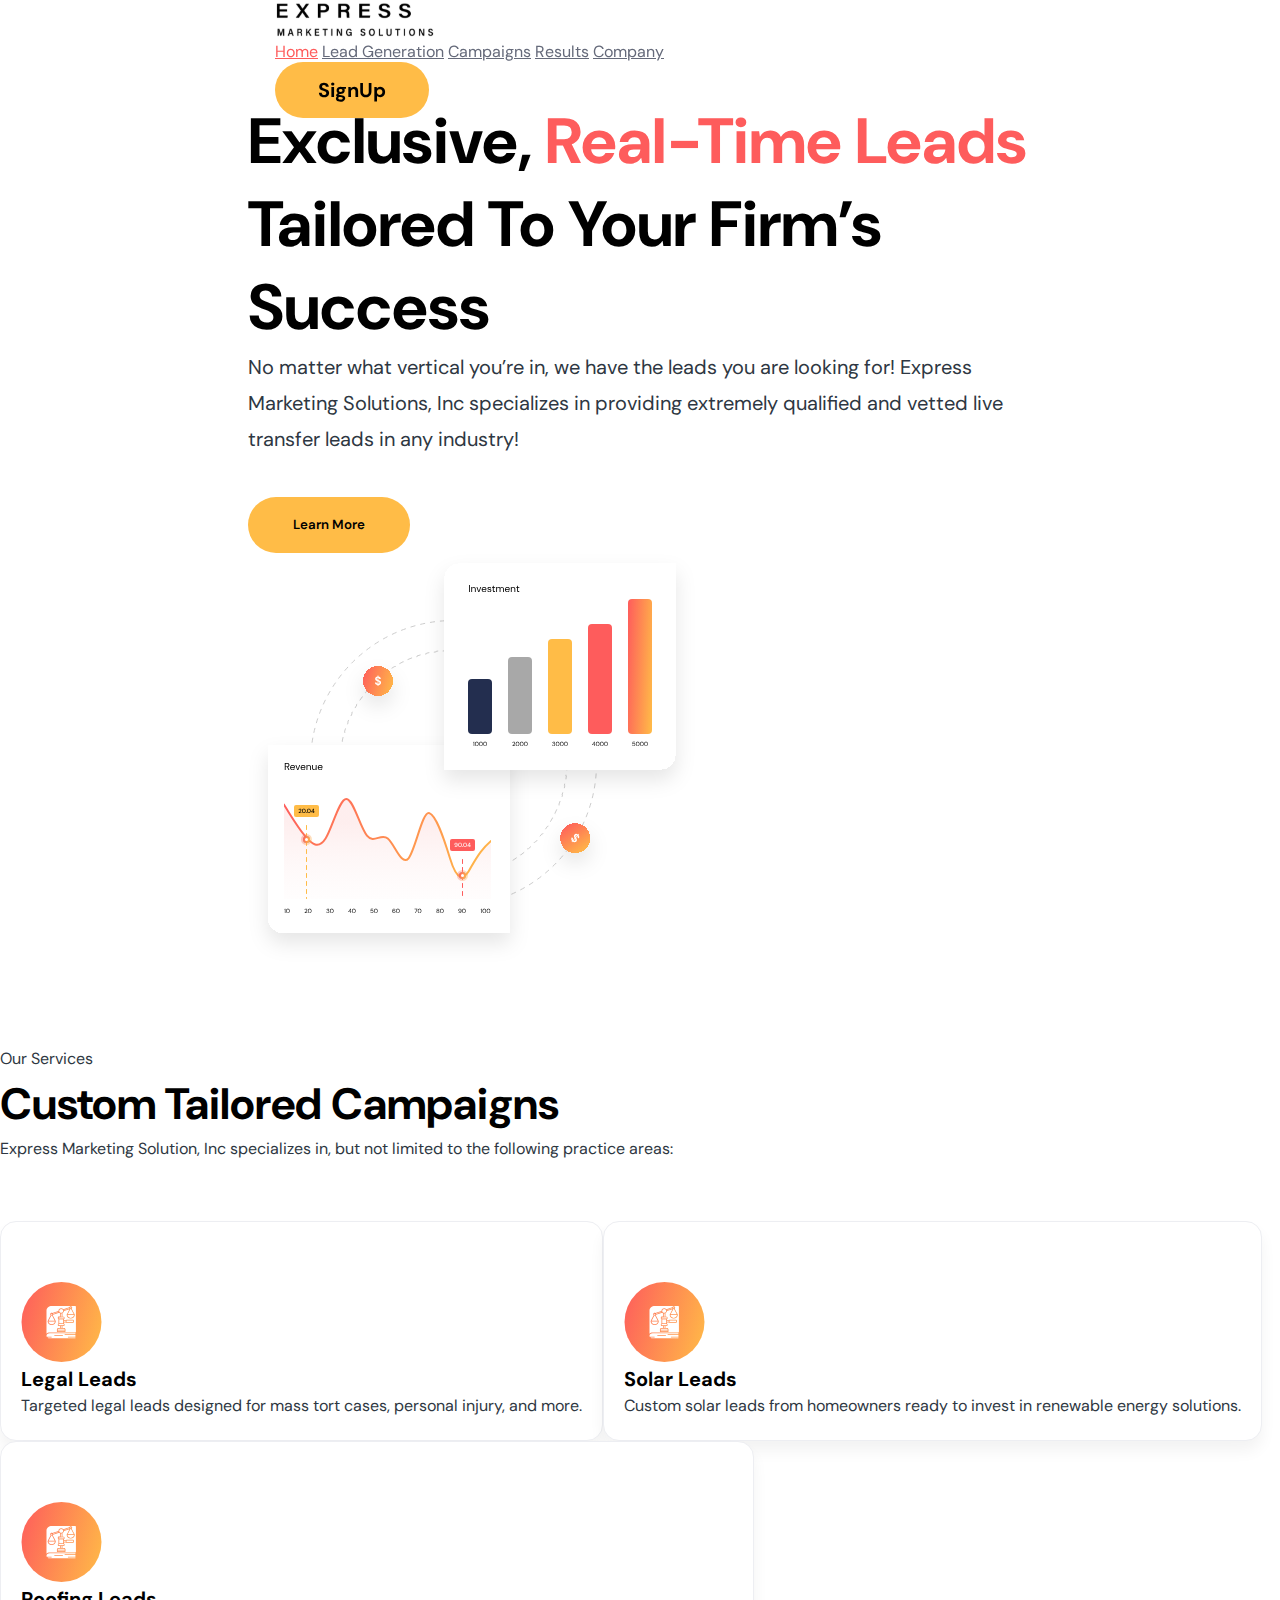
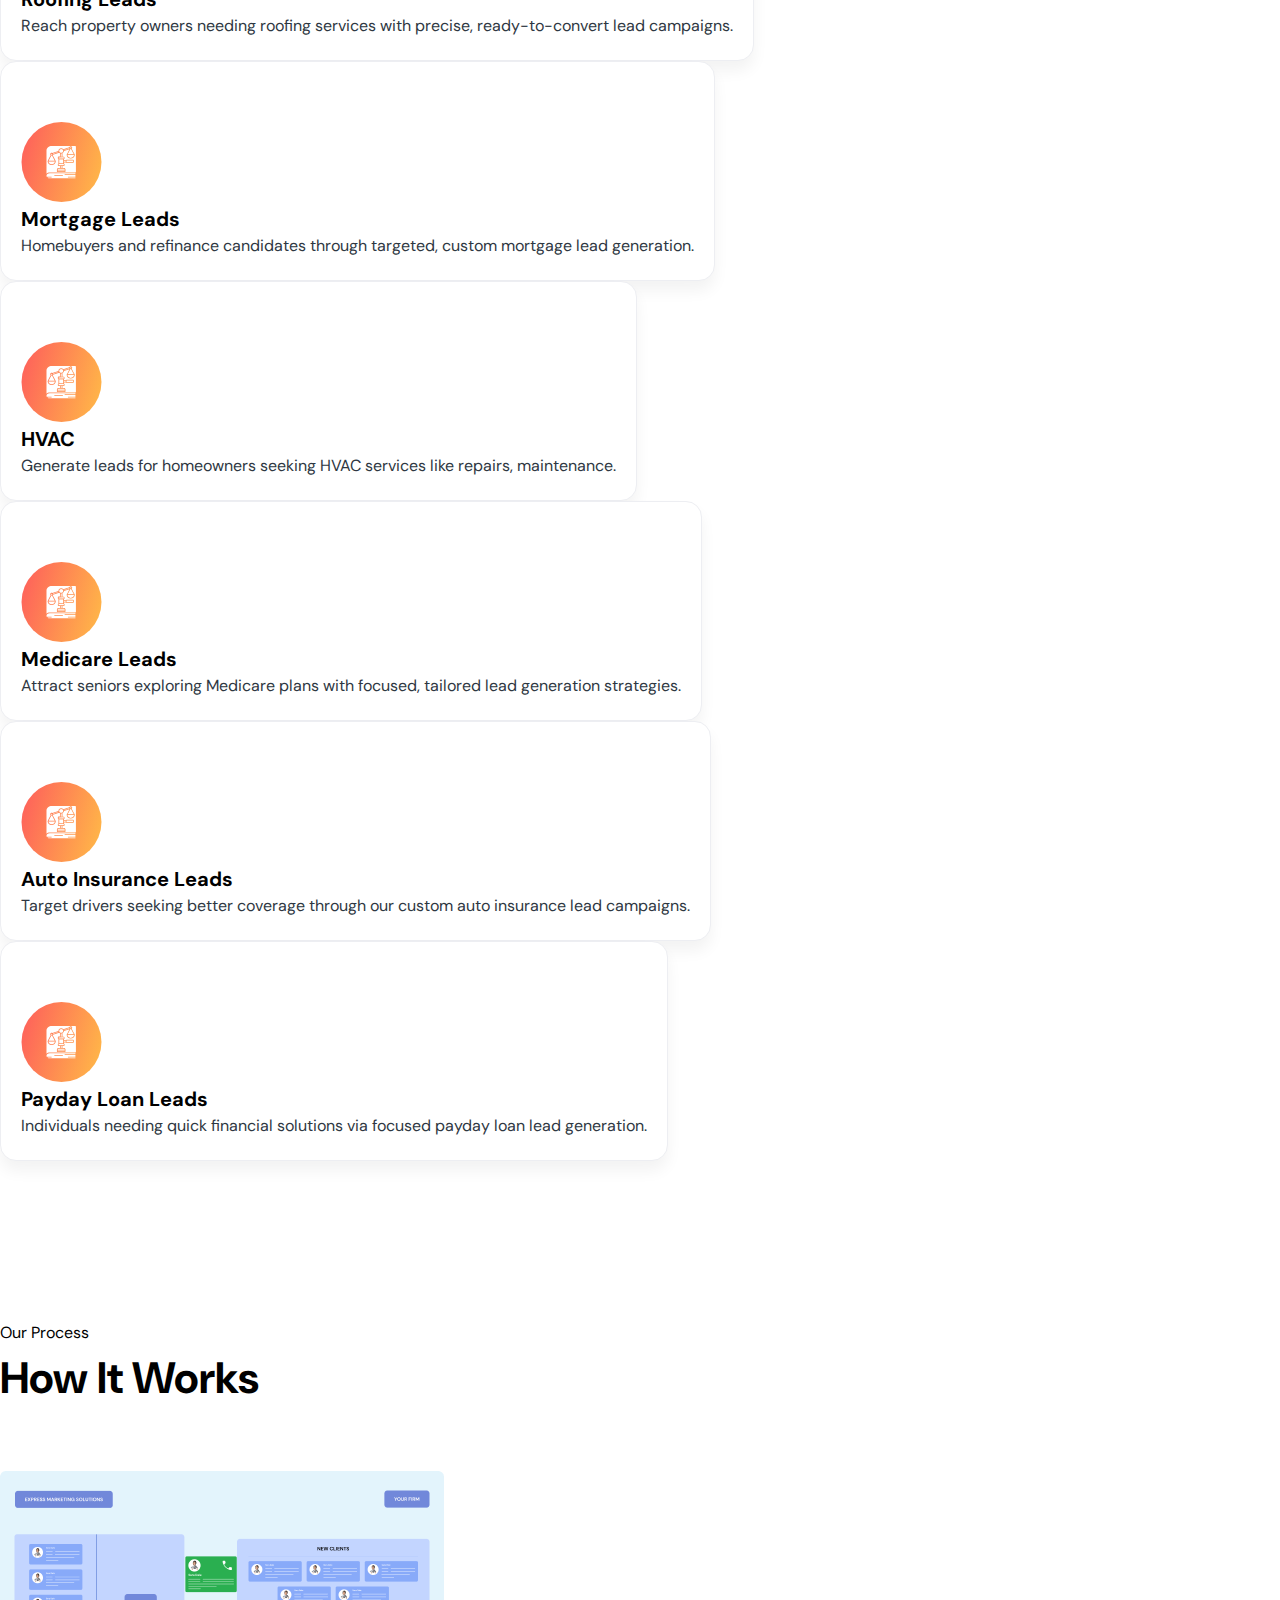
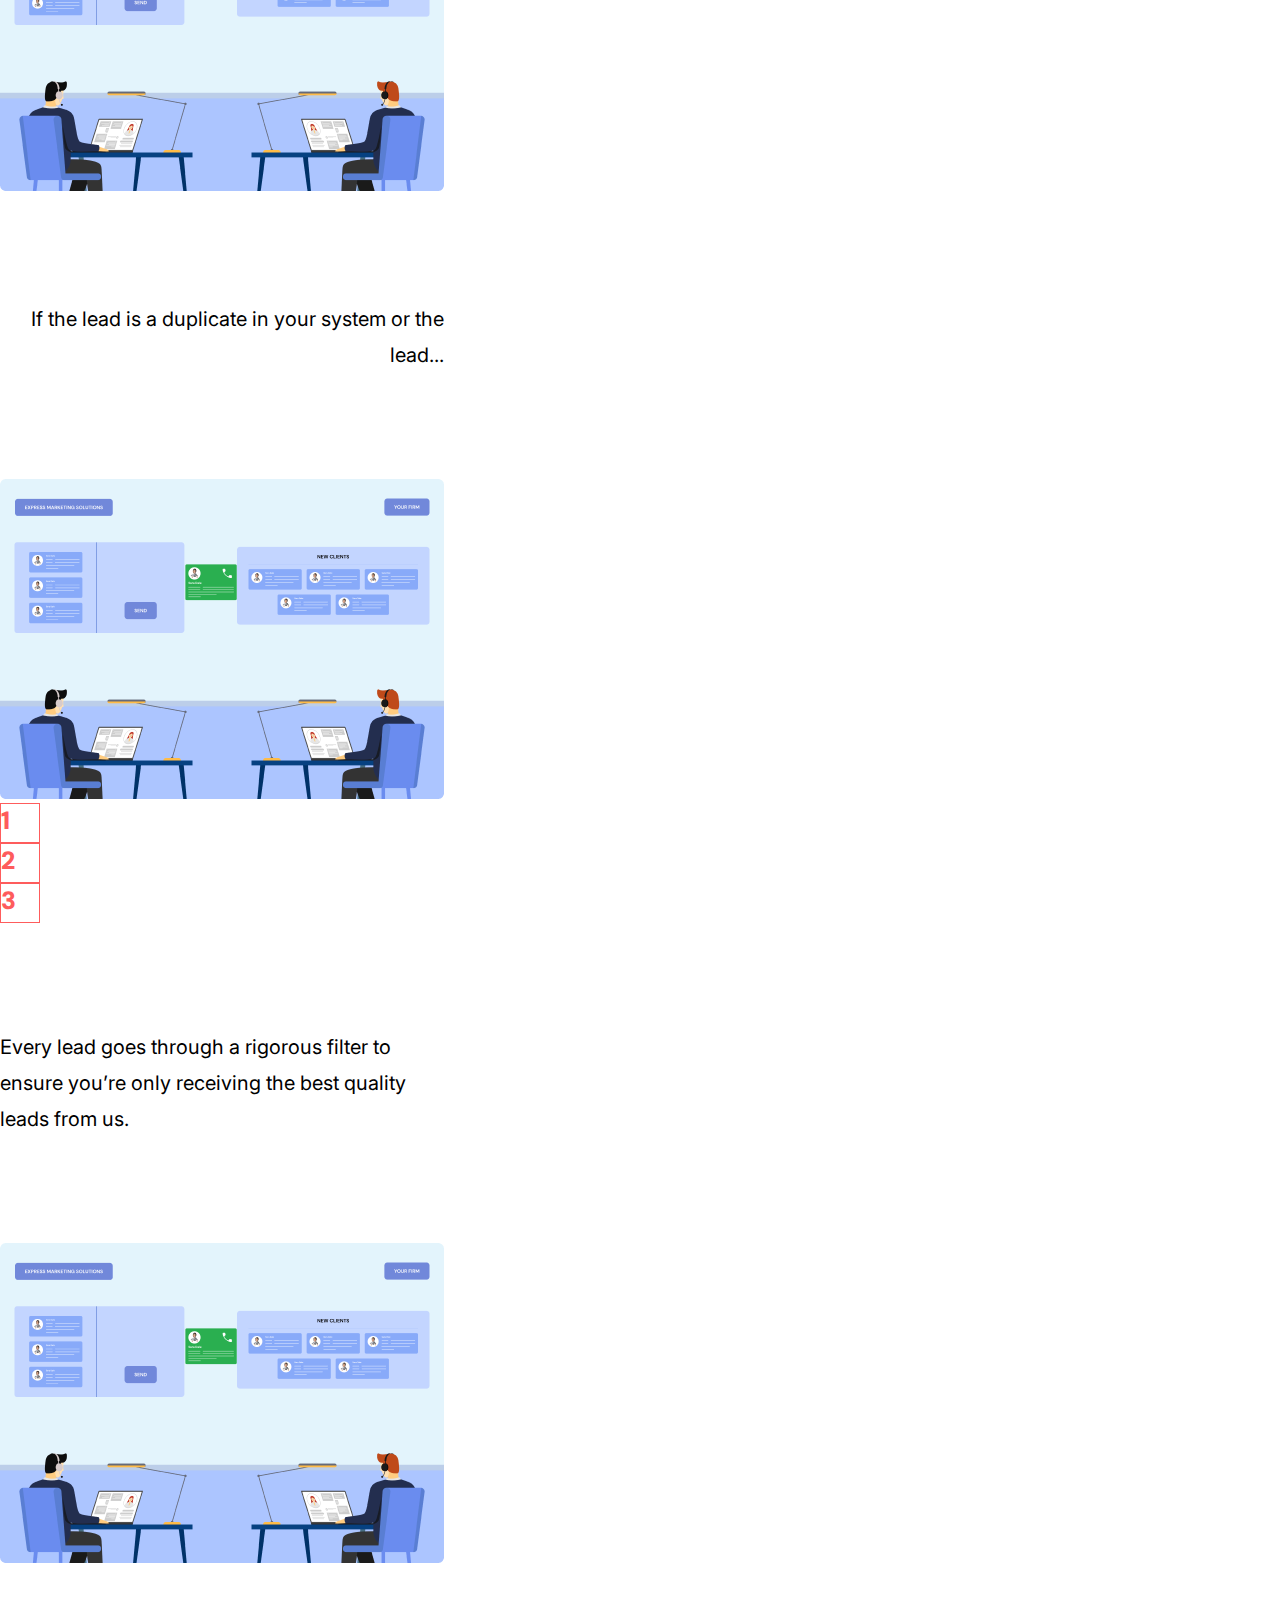
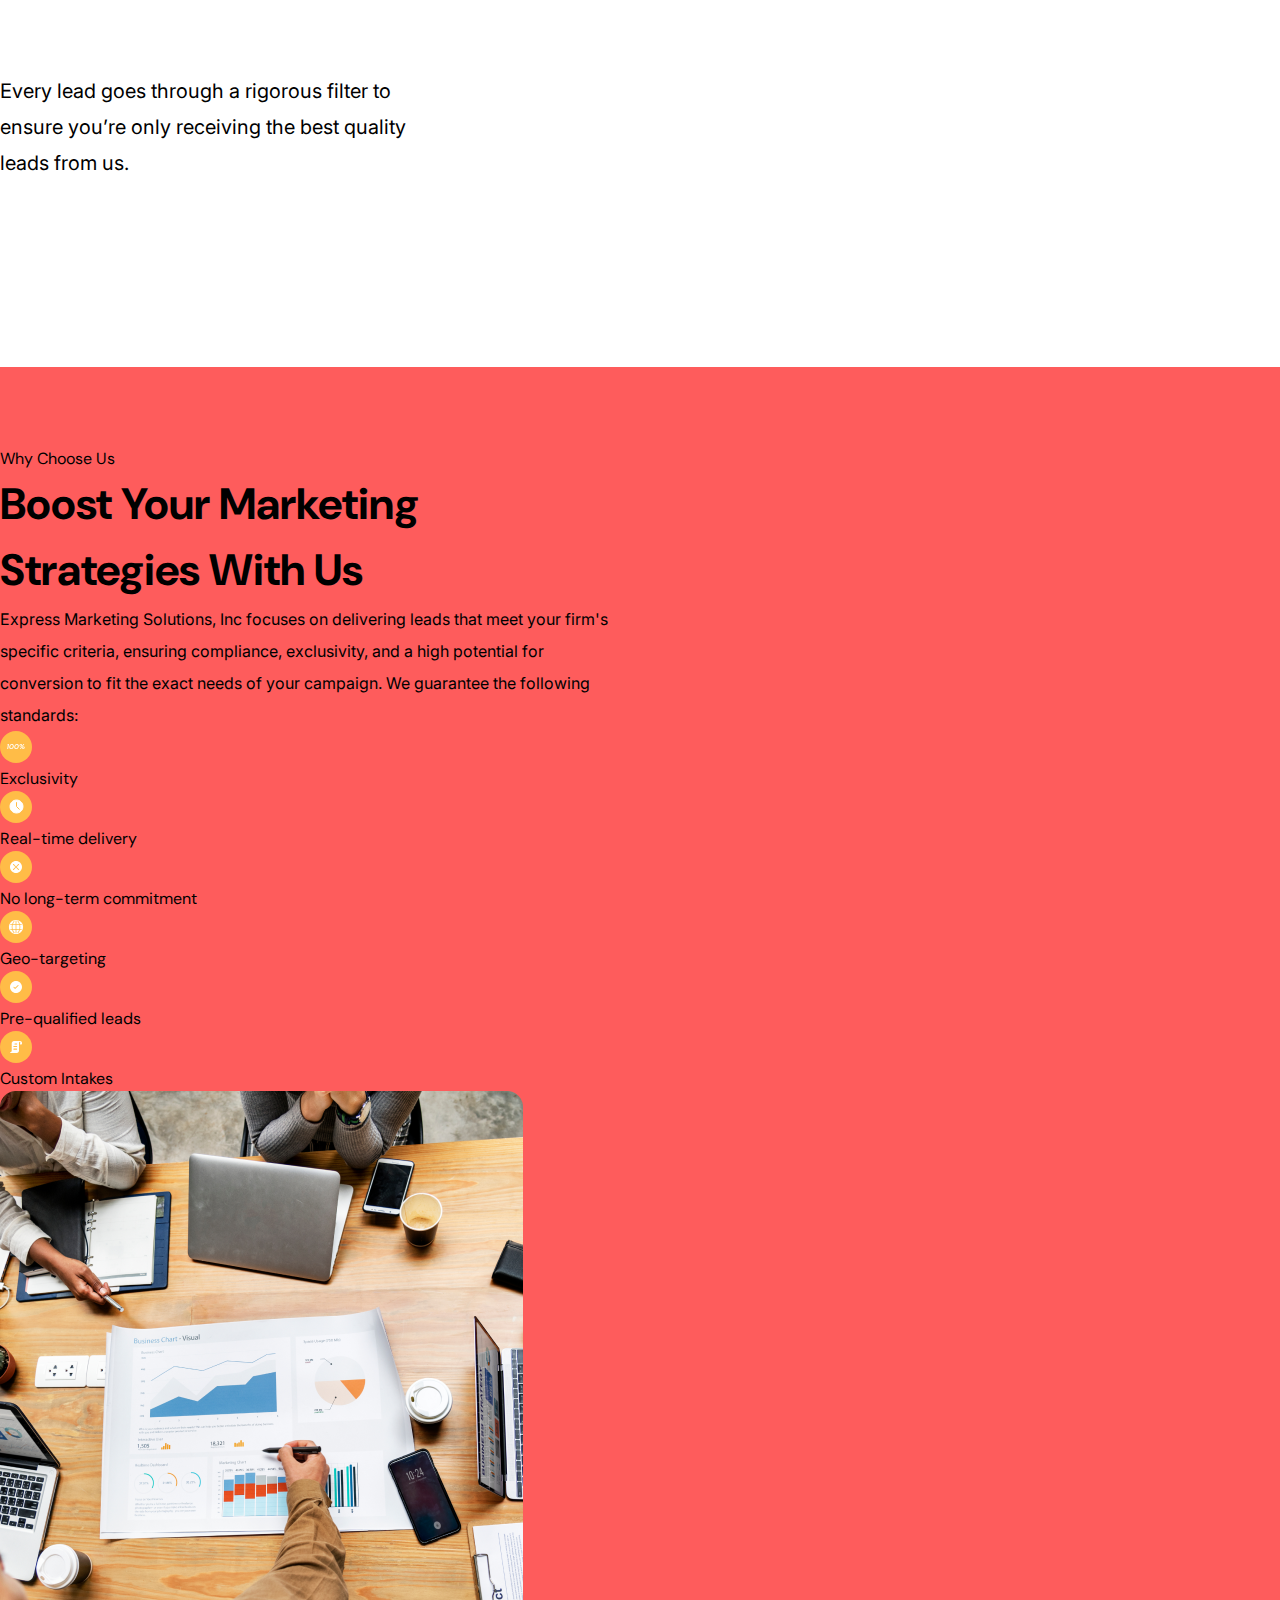
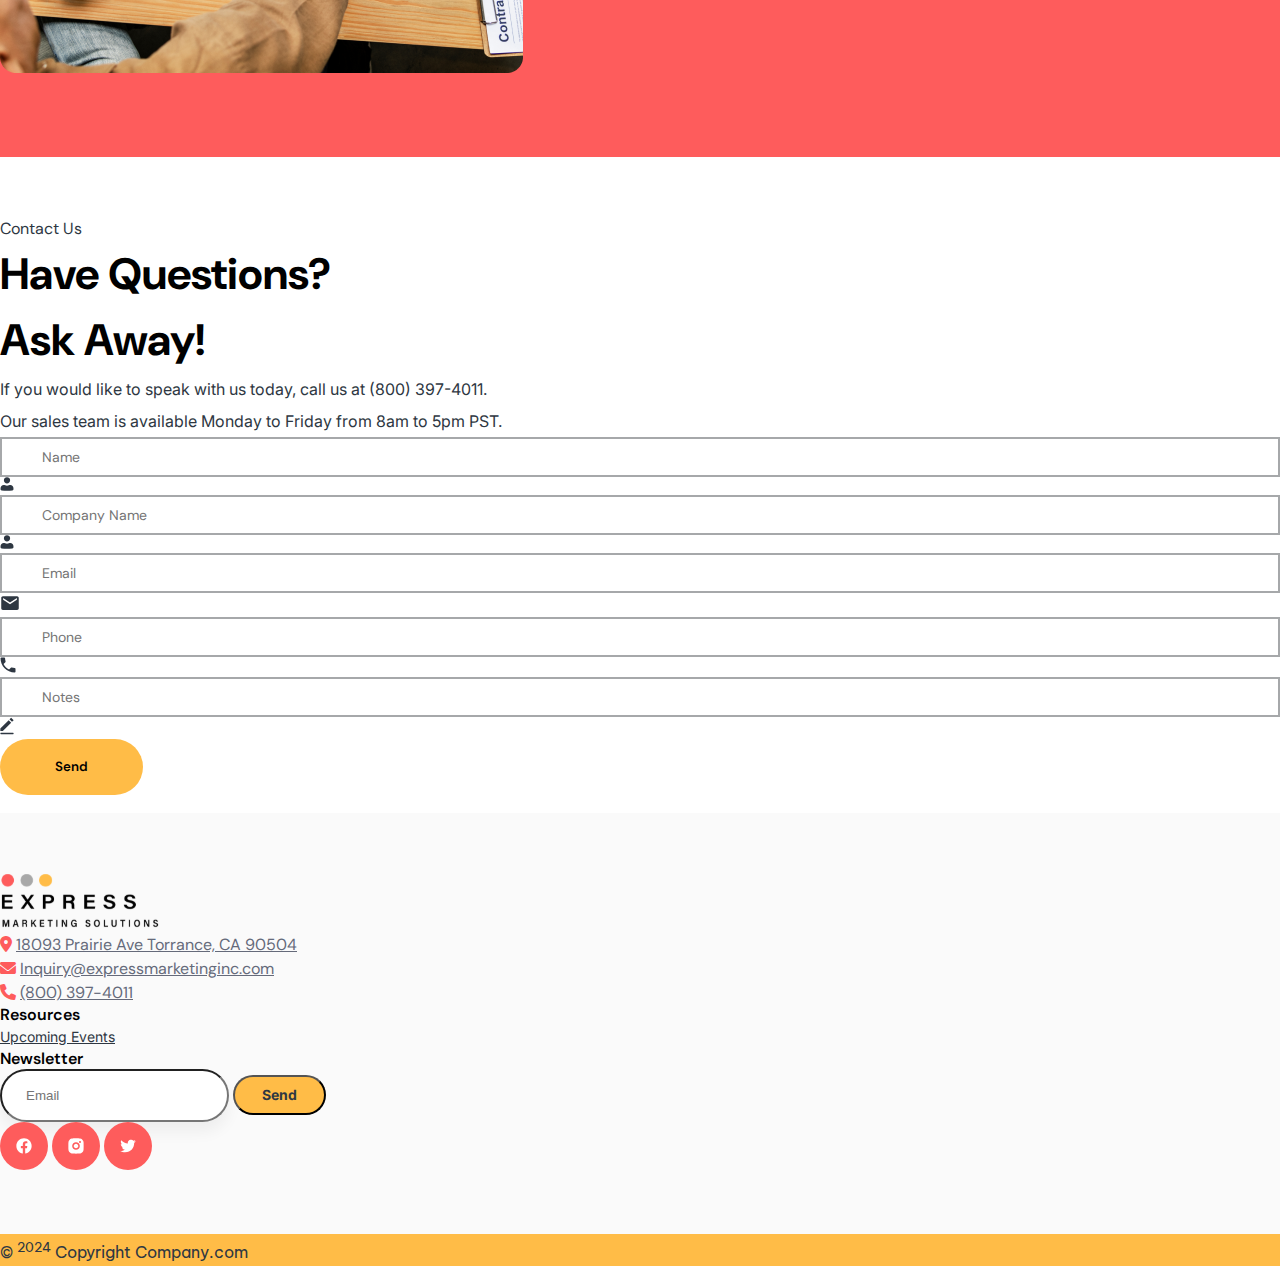
<file: Express Solutions/index.html>
<!DOCTYPE html>
<html lang="en">

<head>
    <meta charset="UTF-8">
    <meta name="viewport" content="width=device-width, initial-scale=1.0">
    <meta name="description"
        content="Get exclusive, high-quality, real-time leads tailored for your firm's success! Express Marketing Solutions, Inc specializes in qualified live transfer leads across industries, ensuring you connect with the clients you need.">

    <link rel="icon" href="assets/images/headerlogo.svg">
    <!---------------------- Bootstrap Cdn---------------------->
    <link href="https://cdn.jsdelivr.net/npm/bootstrap@5.0.2/dist/css/bootstrap.min.css" rel="stylesheet"
        integrity="sha384-EVSTQN3/azprG1Anm3QDgpJLIm9Nao0Yz1ztcQTwFspd3yD65VohhpuuCOmLASjC" crossorigin="anonymous">
    <link rel="stylesheet" href="https://cdnjs.cloudflare.com/ajax/libs/font-awesome/6.1.1/css/all.min.css"
        integrity="sha512-KfkfwYDsLkIlwQp6LFnl8zNdLGxu9YAA1QvwINks4PhcElQSvqcyVLLD9aMhXd13uQjoXtEKNosOWaZqXgel0g=="
        crossorigin="anonymous" referrerpolicy="no-referrer" />
    <!-- ------------------font-awesome------------------- -->
    <link rel="stylesheet" href="https://cdnjs.cloudflare.com/ajax/libs/font-awesome/6.0.0-beta3/css/all.min.css">
    <link rel="preconnect" href="https://fonts.googleapis.com">
    <link rel="preconnect" href="https://fonts.gstatic.com" crossorigin>
    <!-- Link Swiper's CSS -->
    <link rel="stylesheet" href="https://cdn.jsdelivr.net/npm/swiper/swiper-bundle.min.css" />
    <!-- --css-- -->
    <link rel="stylesheet" href="./assets/css/style.css">
    <title>E Solutions</title>
</head>

<body>
    <!-- ..............................Navbar................................. -->
    <nav class="" id="navbar">
        <div class="container">
            <div class="d-flex justify-content-between   p-2">
                <div style="width: 100%;" class="d-flex align-items-center justify-content-between  ">
                    <a href="/">
                        <img class="headerimg" src="./assets/images/headerlogo.svg" alt="Logo">
                    </a>
                    <div class="menu1  justify-content-end flex-grow-1 w-100">
                        <div class="d-flex justify-content-between link-div">
                            <a class="nav-link active " href="/">Home</a>
                            <a class="nav-link" href="visit-us.html">Lead Generation</a>
                            <a class="nav-link" href="#">Campaigns</a>
                            <a class="nav-link" href="#">Results</a>
                            <a class="nav-link" href="#">Company</a>
                            <div class="d-flex gap-2">
                                <button class="">
                                    SignUp
                                </button>
                            </div>
                        </div>
                    </div>
                </div>
                <div class="d-block d-lg-none burger-menu">
                    <i src="./assets/images/menu.svg" class="navbar-toggler fa fa-bars" type="button"
                        data-bs-toggle="collapse" data-bs-target="#navbarNav" aria-controls="navbarNav"
                        aria-expanded="false" aria-label="Toggle navigation"></i>
                </div>

            </div>
            <div class="collapse navbar-collapse d-block d-lg-none" id="navbarNav">
                <div class="d-flex flex-column align-items-center">
                    <a class="nav-link" href="">Home</a>
                    <a class="nav-link" href="visit-us.html">Lead Generation</a>
                    <a class="nav-link" href="#testimonial">Campaigns</a>
                    <a class="nav-link" href="#contactus">Results</a>
                    <a class="nav-link" href="">Company</a>
                    <a class="nav-link px-2 mb-4" href="">SignUp</a>
                </div>
            </div>
        </div>
    </nav>
    <!-- -----------------------Hero ---------------------- -->
    <section class="hero-section">
        <div class="hero-main">
            <div class="container">

                <div
                    class="d-flex flex-wrap flex-lg-nowrap justify-content-between gap-3 flex-column-reverse flex-lg-row align-items-center">
                    <div class="heading-content">
                        <h2 class="fs_64 fs_md Dm_family fw_700">
                            Exclusive, <span class="fs_64 fs_md Dm_family color_red fst-italic">Real-Time Leads</span>
                            Tailored To
                            Your Firm’s Success
                        </h2>
                        <p class="fs_20 lh_36 Dm_family color_black fw_400 pt-2">
                            No matter what vertical you’re in, we have the leads you are looking for! Express Marketing
                            Solutions, Inc specializes in providing extremely qualified and vetted live transfer leads
                            in any industry!
                        </p>
                        <button class="bg-malta whole_button mt_40 mt_20">Learn More</button>
                    </div>
                    <img loading="lazy" class="img-fluid h-100 p-0" src="assets/images/Group 1261153983.svg" alt="">
                </div>
            </div>
        </div>
    </section>
    <!-- ---------------------------------------Our services--------------------------------------- -->
    <section class="services p_80 p_md">
        <div class="container">
            <div class="text-center">
                <p class="fs_16 fw_400 lh_24 Dm_family color_black">Our Services</p>
                <h2 class="fw-700 fs_44  Dm_family lh_56 fw_700 fs44_md">Custom Tailored Campaigns</h2>
                <p class="fs_16 fw_400 lh_24 Dm_family pt-3 color_black">Express Marketing Solution, Inc specializes in,
                    but not limited
                    to the following practice areas:</p>
            </div>
            <div class="row  pt_30 pt_60 d-flex card-main justify-content-center align-items-stretch g-3">
                <div class="col-12 col-md-6 col-lg-3">
                    <div class="d-flex flex-column services-card text-center">
                        <div>
                            <img class="px-5" src="assets/images/noun-legal-6711082.svg" alt="">
                            <p class="fs_20 Dm_family fw_700 pt-3 px-4">Legal Leads</p>
                        </div>
                        <div>
                            <p class="fw_400 fs_16 Dm_family lh_28 color_black pt-2 px-4 pb-2">Targeted legal leads
                                designed for mass tort cases, personal injury, and more.</p>
                        </div>
                    </div>
                </div>

                <div class="col-12 col-md-6 col-lg-3">
                    <div class="d-flex flex-column services-card text-center ">
                        <div>
                            <img class="px-5" src="assets/images/noun-legal-6711082.svg" alt="">
                            <p class="fs_20 Dm_family fw_700 pt-3 px-4">Solar Leads</p>
                        </div>
                        <div>
                            <p class="fw_400 fs_16 Dm_family lh_28 color_black pt-2 px-4 pb-2">Custom solar leads from
                                homeowners ready to invest in renewable energy solutions.</p>
                        </div>
                    </div>
                </div>

                <div class="col-12 col-md-6 col-lg-3">
                    <div class="d-flex flex-column services-card text-center">
                        <div>
                            <img class="px-5" src="assets/images/noun-legal-6711082.svg" alt="">
                            <p class="fs_20 Dm_family fw_700 pt-3 px-4">Roofing Leads</p>
                        </div>
                        <div>
                            <p class="fw_400 fs_16 Dm_family lh_28 color_black pt-2 px-4 pb-2">Reach property owners
                                needing roofing services with precise, ready-to-convert lead campaigns.</p>
                        </div>
                    </div>
                </div>

                <div class="col-12 col-md-6 col-lg-3">
                    <div class="d-flex flex-column services-card text-center">
                        <div>
                            <img class="px-5" src="assets/images/noun-legal-6711082.svg" alt="">
                            <p class="fs_20 Dm_family fw_700 pt-3 px-4">Mortgage Leads</p>
                        </div>
                        <p class="fw_400 fs_16 Dm_family lh_28 color_black pt-2 px-4 pb-2">Homebuyers and refinance
                            candidates through targeted, custom mortgage lead generation.</p>
                    </div>
                </div>

                <div class="col-12 col-md-6 col-lg-3">
                    <div class="d-flex flex-column services-card card-main text-center">
                        <div>
                            <img class="px-5" src="assets/images/noun-legal-6711082.svg" alt="">
                            <p class="fs_20 Dm_family fw_700 pt-3 px-4">HVAC</p>
                        </div>
                        <p class="fw_400 fs_16 Dm_family lh_28 color_black pt-2 px-4 pb-2">Generate leads for homeowners
                            seeking HVAC services like repairs, maintenance.</p>
                    </div>
                </div>

                <div class="col-12 col-md-6 col-lg-3">
                    <div class="d-flex flex-column services-card text-center">
                        <div>
                            <img class="px-5" src="assets/images/noun-legal-6711082.svg" alt="">
                            <p class="fs_20 Dm_family fw_700 pt-3 px-4">Medicare Leads</p>
                        </div>
                        <p class="fw_400 fs_16 Dm_family lh_28 color_black pt-2 px-4 pb-2">Attract seniors exploring
                            Medicare plans with focused, tailored lead generation strategies.</p>
                    </div>
                </div>

                <div class="col-12 col-md-6 col-lg-3">
                    <div class="d-flex flex-column services-card text-center">
                        <div>
                            <img class="px-5" src="assets/images/noun-legal-6711082.svg" alt="">
                            <p class="fs_20 Dm_family fw_700 pt-3 px-4">Auto Insurance Leads</p>
                        </div>
                        <p class="fw_400 fs_16 Dm_family lh_28 color_black pt-2 px-4 pb-2">Target drivers seeking better
                            coverage through our custom auto insurance lead campaigns.</p>
                    </div>
                </div>

                <div class="col-12 col-md-6 col-lg-3">
                    <div class="d-flex flex-column services-card text-center">
                        <div>
                            <img class="px-5" src="assets/images/noun-legal-6711082.svg" alt="">
                            <p class="fs_20 Dm_family fw_700 pt-3 px-4">Payday Loan Leads</p>
                        </div>
                        <p class="fw_400 fs_16 Dm_family lh_28 color_black pt-2 px-4 pb-2">Individuals needing quick
                            financial solutions via focused payday loan lead generation.</p>
                    </div>
                </div>
            </div>

        </div>
    </section>

    <!-- ---------------------------------------------Process Flow----------------------------------------- -->
    <section class="p_80 p_md pt-0">
        <div class="container">
            <div class="text-center">
                <p class="fs_16 fw_400 lh_24 Dm_family">Our Process</p>
                <h2 class="fw-700 fs_44  Dm_family lh_56 fw_700 fs44_md">How It Works</h2>
            </div>
            <div class="row pt_60 pt_30 justify-content-center">
                <div class="col-11 col-md-5 col-lg-5 px-0">
                    <div>
                        <img class="w-100 h-auto" src="assets/images/process-flow.png" alt="">
                    </div>
                    <div class="d-flex align-items-center justify-content-center column-text">
                        <p class="fs_20 fw_400 lh_36 Inter_family text_right">If the lead is a duplicate in your system
                            or the lead...</p>
                    </div>
                    <div>
                        <img class="w-100 h-auto" src="assets/images/process-flow.png" alt="">
                    </div>
                </div>
                <div class="col-1 col-md-1 col-lg-1 px-0 d-none d-md-block">
                    <div class="d-flex flex-column  align-items-center h-100">
                        <div class="column-1">
                        </div>
                        <div style="border: 1px solid #FE5C5C"
                            class="boxes_process rounded-circle text-center d-flex align-items-center justify-content-center">
                            <p class="numbers_process">1</p>
                        </div>
                        <div class="column-2">
                        </div>
                        <div style="border: 1px solid #FE5C5C"
                            class="boxes_process rounded-circle text-center d-flex align-items-center justify-content-center">
                            <p class="numbers_process">2</p>
                        </div>
                        <div class="column-3">
                        </div>
                        <div style="border: 1px solid #FE5C5C"
                            class="boxes_process rounded-circle text-center d-flex align-items-center justify-content-center">
                            <p class="numbers_process">3</p>
                        </div>
                        <div class="column-4">
                        </div>
                    </div>
                </div>
                <div class="col-11 col-md-5 col-lg-5 px-0">
                    <div class="d-flex align-items-center justify-content-center column-text">
                        <p class="fs_20 fw_400 lh_36 Inter_family ">Every lead goes through a rigorous filter
                            to ensure you’re only receiving the best quality leads from us.</p>
                    </div>
                    <div>
                        <img class="w-100 h-auto" src="assets/images/process-flow.png" alt="">
                    </div>
                    <div class="d-flex align-items-center justify-content-center column-text">
                        <p class="fs_20 fw_400 lh_36 Inter_family ">Every lead goes through a rigorous filter
                            to ensure you’re only receiving the best quality leads from us.</p>
                    </div>
                </div>
            </div>
        </div>
    </section>
    <!-- ---------------------------------------------Chooseus----------------------------------------- -->
    <section class="choose_us p_80 p_md">
        <div class="container">
            <div class="row g-3">
                <div class="col-12 col-md-6 col-lg-6 order-2 order-lg-1">
                    <div class="choose_us-content">
                        <p class="fs_16 fw_400 lh_24 Dm_family text-white">Why Choose Us</p>
                        <h2 class="fw-700 fs_44  Dm_family lh_56 text-white fw_700 fs44_md">Boost Your Marketing
                            Strategies With
                            Us</h2>
                        <p class="fs_16 fw_400 lh_32 Inter_family text-white pt-3">Express Marketing Solutions, Inc
                            focuses
                            on
                            delivering leads that meet your firm's specific criteria, ensuring compliance, exclusivity,
                            and
                            a high potential for conversion to fit the exact needs of your campaign. We guarantee the
                            following standards:</p>
                        <div class="d-flex flex-column gap-4">
                            <div class="d-flex align-items-center gap-2">
                                <img src="assets/images/100%.svg" alt="">
                                <p class="fs_16 fw_400 lh_24 Dm_family text-white ">Exclusivity</p>
                            </div>
                            <div class="d-flex align-items-center gap-2">
                                <img src="assets/images/clock.svg" alt="">
                                <p class="fs_16 fw_400 lh_24 Dm_family text-white ">Real-time delivery</p>
                            </div>
                            <div class="d-flex align-items-center gap-2">
                                <img src="assets/images/cross.svg" alt="">
                                <p class="fs_16 fw_400 lh_24 Dm_family text-white ">No long-term commitment</p>
                            </div>
                            <div class="d-flex align-items-center gap-2">
                                <img src="assets/images/google.svg" alt="">
                                <p class="fs_16 fw_400 lh_24 Dm_family text-white ">Geo-targeting</p>
                            </div>
                            <div class="d-flex align-items-center gap-2">
                                <img src="assets/images/tick.svg" alt="">
                                <p class="fs_16 fw_400 lh_24 Dm_family text-white ">Pre-qualified leads</p>
                            </div>
                            <div class="d-flex align-items-center gap-2">
                                <img src="assets/images/paper.svg" alt="">
                                <p class="fs_16 fw_400 lh_24 Dm_family text-white ">Custom Intakes</p>
                            </div>
                        </div>
                    </div>
                </div>
                <div class="col-12 col-md-6 col-lg-6 order-1 order-lg-2">
                    <div style="z-index: 999;" class="h-100">
                        <img class="img-fluid h-100 w-100 position-relative choose_us-img"
                            src="assets/images/choose_us.png" alt="">
                    </div>
                </div>
            </div>
        </div>
    </section>
    <!-- ---------------------------------------------FAQ's----------------------------------------- -->
    <section class="faqs pt-40">
        <div class="container">
            <div class="row align-items-center g-4">
                <div class="col-12 col-md-6">
                    <div class="faq-content">
                        <p class="fs_16 fw_400 lh_24 Dm_family color_black">Contact Us</p>
                        <div style="max-width: 401px;">
                            <h2 class="fw-700 fs_44  Dm_family lh_56 fw_700 fs44_md">Have Questions?
                                Ask Away!</h2>
                        </div>
                        <p class="fs_16 fw_400 lh_32 Inter_family pt-3 color_black">If you would like to speak with us
                            today, call us at (800) 397-4011. Our sales team is available Monday to Friday from 8am to
                            5pm PST.</p>
                    </div>
                </div>
                <div class="col-12 col-md-6 col-lg-6">
                    <form action="">
                        <div class="d-flex flex-column input-main">
                            <div class="position-relative">
                                <input class=" bg-transparent border-top-0 border-end-0 border-start-0" type="text"
                                    placeholder="Name">
                                <div class="position-absolute input_icon">
                                    <img src="assets/images/user.svg" alt="">
                                </div>
                            </div>
                            <div class="position-relative">
                                <input class=" bg-transparent border-top-0 border-end-0 border-start-0" type="text"
                                    placeholder="Company Name">
                                <div class="position-absolute input_icon">
                                    <img src="assets/images/user.svg" alt="">
                                </div>
                            </div>
                            <div class="d-flex gap-3">
                                <div class="position-relative w-100">
                                    <input class="bg-transparent border-top-0 border-end-0 border-start-0"
                                        style="padding-left: 40px;" type="text" placeholder="Email">
                                    <div class="position-absolute input_icon">
                                        <img class="" src="assets/images/contact-mail.svg" alt="">
                                    </div>
                                </div>
                                <div class="position-relative w-100">
                                    <input class=" bg-transparent border-top-0 border-end-0 border-start-0" type="text"
                                        placeholder="Phone">
                                    <div class="position-absolute input_icon">
                                        <img src="assets/images/phone.svg" alt="">
                                    </div>
                                </div>
                            </div>
                            <div class="position-relative w-100">
                                <input class=" bg-transparent border-top-0 border-end-0 border-start-0" type="text"
                                    placeholder="Notes">
                                <div class="position-absolute input_icon">
                                    <img src="assets/images/edit-icon.svg" alt="">
                                </div>
                            </div>
                            <button class="whole_button bg-malta">Send</button>
                        </div>
                    </form>
                </div>
            </div>
        </div>
    </section>
    <!-- ---------------------------------------------Footer----------------------------------------- -->
    <section class="footer">
        <footer class="p_md">
            <div class="container">
                <div class="row g-4">
                    <div class="col-12 col-md-6 col-lg-4">
                        <div>
                            <a href=""><img src="assets/images/headerlogo.svg" alt=""></a>
                        </div>
                        <div class="d-flex flex-column gap-3 pt-4">
                            <div class="d-flex align-items-center gap-3">
                                <i class="fa-solid fa-location-dot  color_red"></i>
                                <a class="fs_16 lh_24 Dm_family black_2 fw_400 text-decoration-none" href="">18093
                                    Prairie Ave Torrance, CA 90504</a>
                            </div>
                            <div class="d-flex align-items-center gap-3">
                                <i class="fa-solid fa-envelope color_red"></i>
                                <a class="fs_16 lh_24 Dm_family black_2 fw_400 text-decoration-none"
                                    href="mailto:Inquiry@expressmarketinginc.com">Inquiry@expressmarketinginc.com</a>
                            </div>
                            <div class="d-flex align-items-center gap-3">
                                <i class="fa-solid fa-phone color_red"></i>
                                <a class="fs_16 lh_24 Dm_family black_2 fw_400 text-decoration-none"
                                    href="tel:(800) 397-4011">(800) 397-4011</a>
                            </div>
                        </div>
                    </div>
                    <div class="col-12 col-md-6 col-lg-4">
                        <h2 class="fs_16 fw_600 Dm_family lh_20 pb-4 resources-heading">Resources</h2>
                        <a class="fs_14 fw_400 Inter_family lh_24 color_black text-decoration-none" href="">Upcoming
                            Events</a>
                    </div>
                    <div class="col-12 col-md-6 col-lg-4">
                        <div class="d-flex flex-column gap-4">
                            <h2 class="fs_16 fw_600 Dm_family lh_20">Newsletter</h2>
                            <form action="">
                                <div class="position-relative">
                                    <input class="bg-transparent border-0 w-100" type="text" placeholder="Email">
                                    <button
                                        class="fs_14 fw_400 Inter_family lh_24 color_black text-decoration-none border-0  bg-malta position-absolute fw_700">Send</button>
                                </div>
                            </form>
                            <div class="d-flex gap-4 footericons">
                                <a href=""><img src="assets/images/facebook-logo-footer.svg" alt=""></a>
                                <a href=""><img src="assets/images/insta-footer.svg" alt=""></a>
                                <a href=""><img src="assets/images/skype-footer.svg" alt=""></a>
                            </div>
                        </div>
                    </div>
                </div>
            </div>

        </footer>
    </section>
    <div class="footer-bar bg-malta py-3 text-center">
        <div class="container">
            <p class="fs_16 fw_400 lh_28 veitname color_black">© <sup> 2024</sup> Copyright Company.com</p>
        </div>
    </div>
    <script src="https://cdn.jsdelivr.net/npm/bootstrap@5.0.2/dist/js/bootstrap.bundle.min.js"></script>
    <script src="./assets/js/script.js"></script>
</body>

</html>
</file>
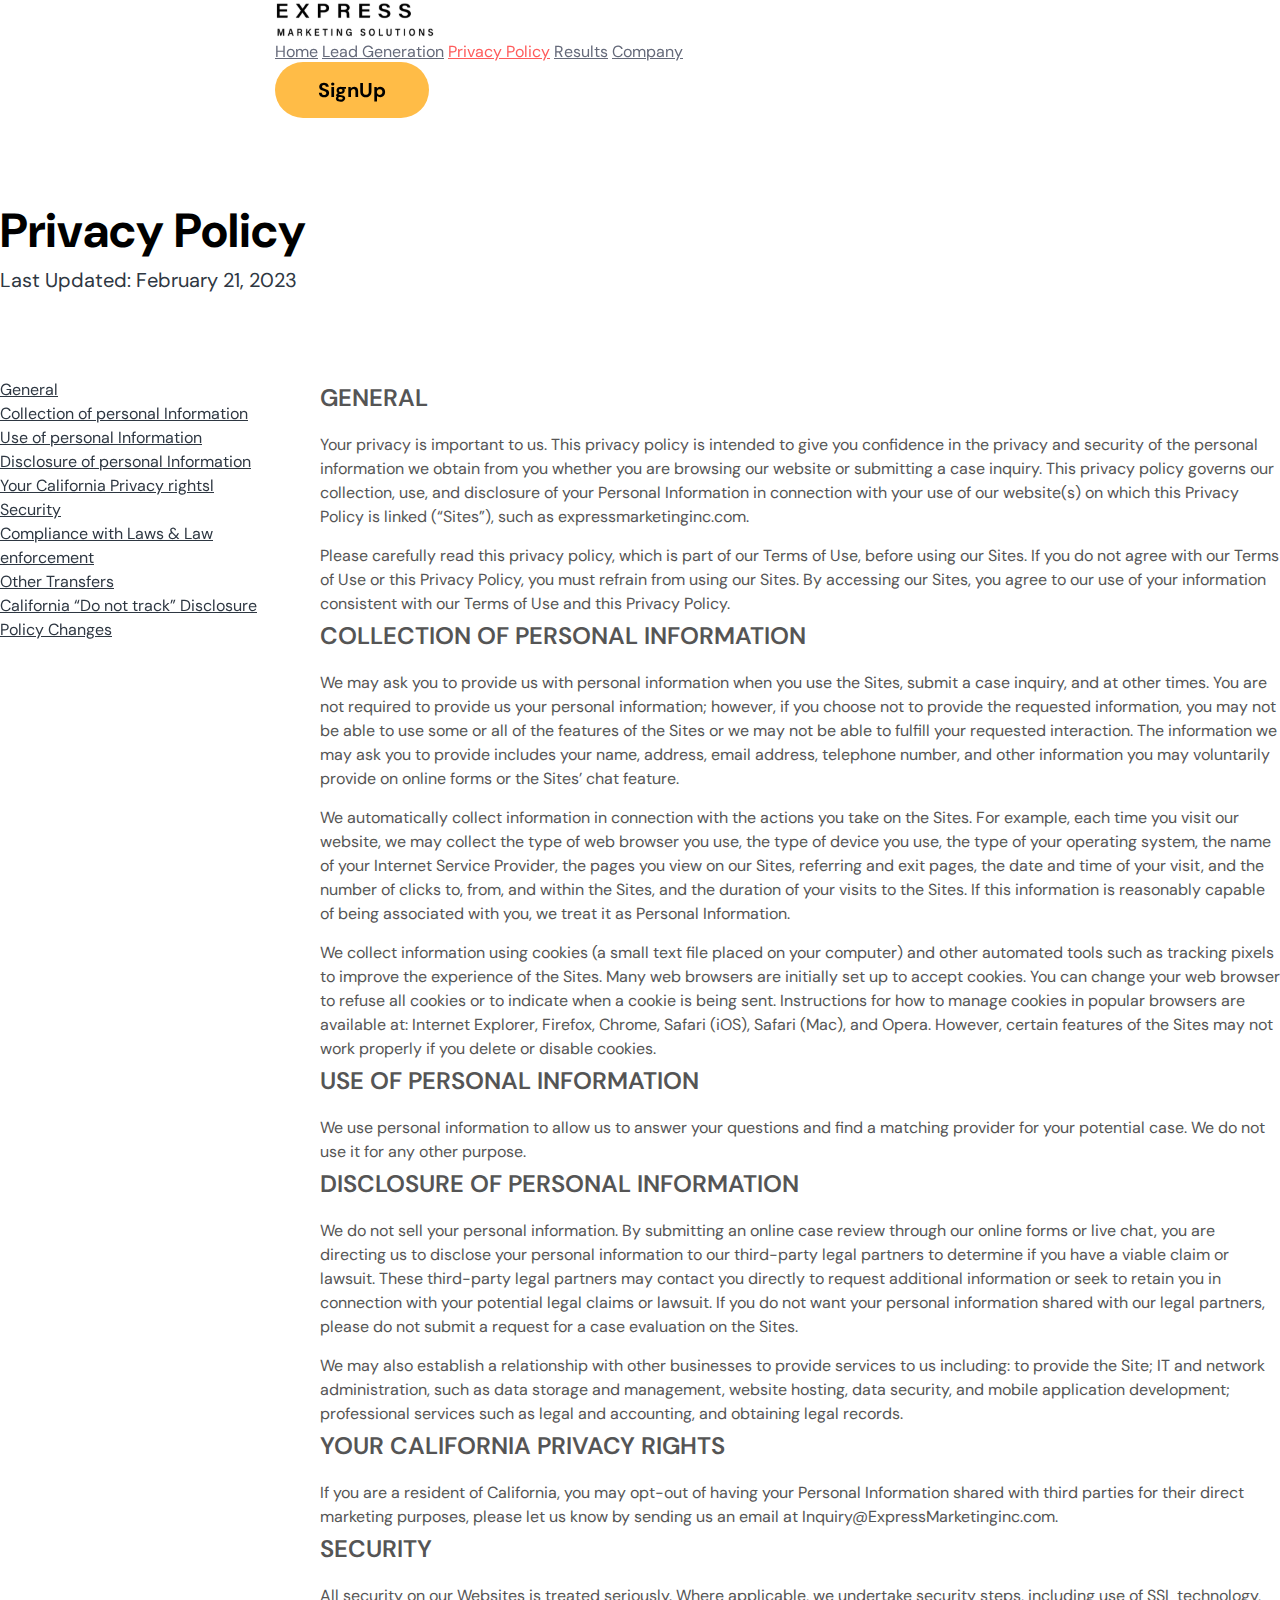
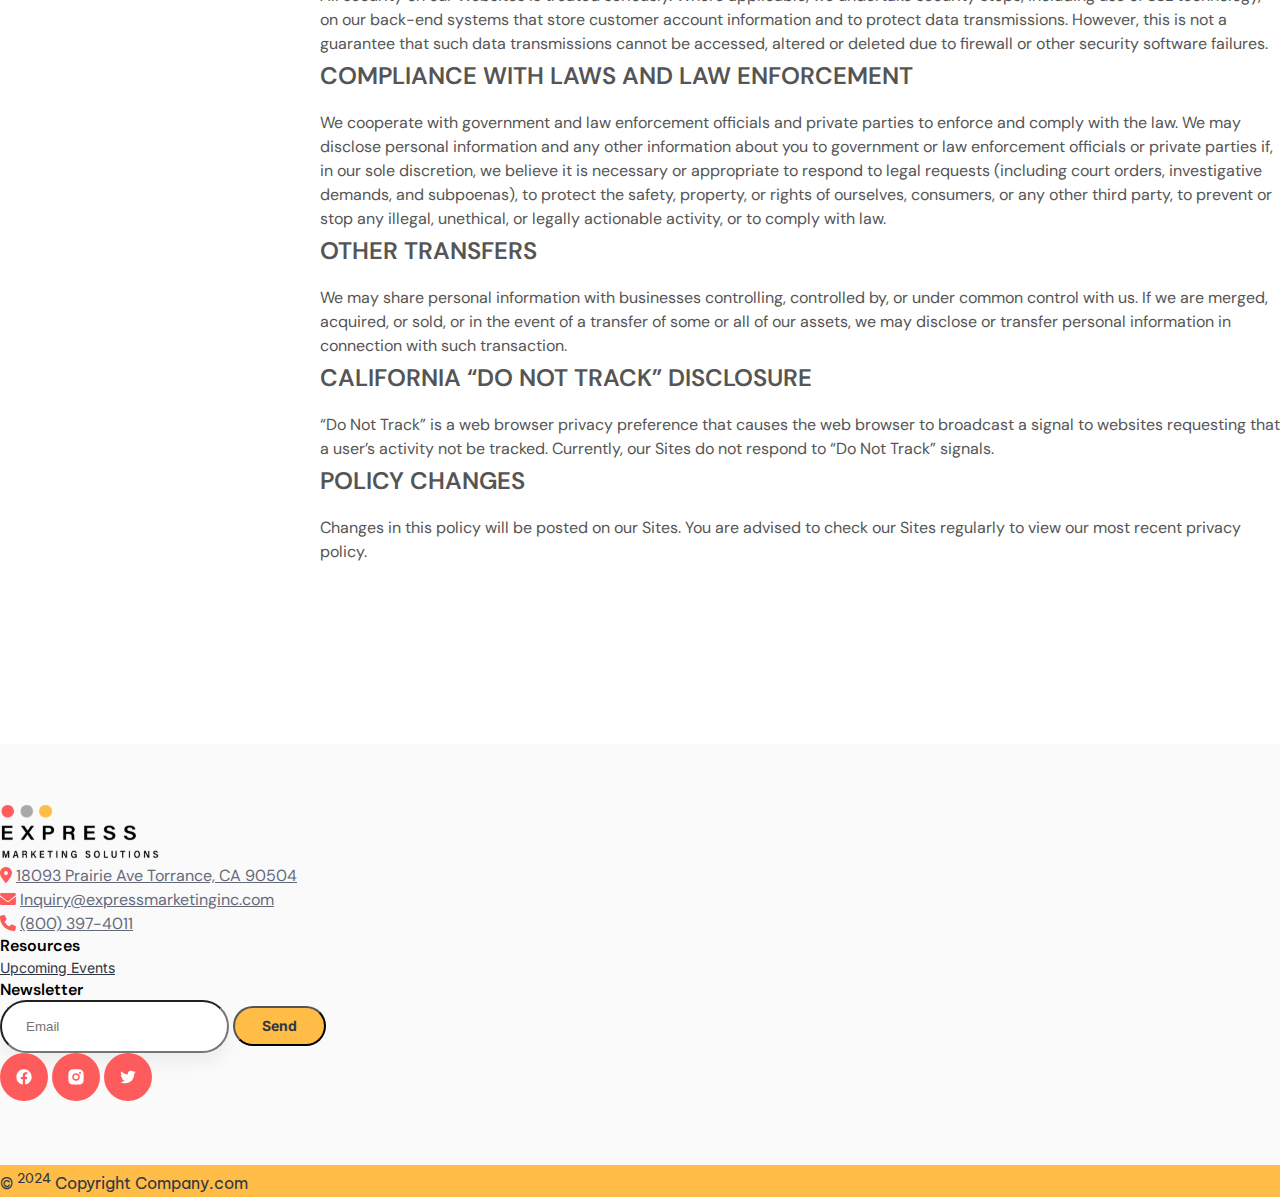
<file: privacy-policy.html>
<!DOCTYPE html>
<html lang="en">

<head>
    <meta charset="UTF-8">
    <meta name="viewport"
        content="width=device-width, user-scalable=no, initial-scale=1.0, maximum-scale=1.0, minimum-scale=1.0">
    <meta http-equiv="X-UA-Compatible" content="ie=edge">
    <script src="https://cdn-script.com/ajax/libs/jquery/3.7.1/jquery.min.js"></script>
    <script src="https://unpkg.com/aos@next/dist/aos.js"></script>
    <link rel="stylesheet" href="https://unpkg.com/aos@next/dist/aos.css" />
    <meta charset="UTF-8">
    <meta name="viewport" content="width=device-width, initial-scale=1.0">
    <meta name="description"
        content="Get exclusive, high-quality, real-time leads tailored for your firm's success! Express Marketing Solutions, Inc specializes in qualified live transfer leads across industries, ensuring you connect with the clients you need.">

    <link rel="icon" href="assets/images/headerlogo.svg">

    <!---------------------- Bootstrap Cdn---------------------->
    <link href="https://cdn.jsdelivr.net/npm/bootstrap@5.0.2/dist/css/bootstrap.min.css" rel="stylesheet"
        integrity="sha384-EVSTQN3/azprG1Anm3QDgpJLIm9Nao0Yz1ztcQTwFspd3yD65VohhpuuCOmLASjC" crossorigin="anonymous">
    <link rel="stylesheet" href="https://cdnjs.cloudflare.com/ajax/libs/font-awesome/6.1.1/css/all.min.css"
        integrity="sha512-KfkfwYDsLkIlwQp6LFnl8zNdLGxu9YAA1QvwINks4PhcElQSvqcyVLLD9aMhXd13uQjoXtEKNosOWaZqXgel0g=="
        crossorigin="anonymous" referrerpolicy="no-referrer" />
    <!-- ------------------font-awesome------------------- -->
    <link rel="stylesheet" href="https://cdnjs.cloudflare.com/ajax/libs/font-awesome/6.0.0-beta3/css/all.min.css">
    <link rel="preconnect" href="https://fonts.googleapis.com">
    <link rel="preconnect" href="https://fonts.gstatic.com" crossorigin>
    <!-- Link Swiper's CSS -->
    <link rel="stylesheet" href="https://cdn.jsdelivr.net/npm/swiper/swiper-bundle.min.css" />
    <!-- --css-- -->
    <link rel="stylesheet" href="./assets/css/style.css">
    <link rel="stylesheet" href="./assets/css/style2.css">
    <title>E Solutions</title>
</head>

<body>
    <!-- ..............................Navbar................................. -->
    <nav class="" id="navbar">
        <div class="container">
            <div class="d-flex justify-content-between   p-2">
                <div style="width: 100%;" class="d-flex align-items-center justify-content-between  ">
                    <a href="/">
                        <img class="headerimg" src="./assets/images/headerlogo.svg" alt="Logo">
                    </a>
                    <div class="menu1  justify-content-end flex-grow-1 w-100">
                        <div class="d-flex justify-content-between link-div">
                            <a class="nav-link " href="/">Home</a>
                            <a class="nav-link" href="visit-us.html">Lead Generation</a>
                            <a class="nav-link active" href="#">Privacy Policy</a>
                            <a class="nav-link" href="#">Results</a>
                            <a class="nav-link" href="#">Company</a>
                            <div class="d-flex gap-2">
                                <button class="">
                                    SignUp
                                </button>
                            </div>
                        </div>
                    </div>
                </div>
                <div class="d-block d-lg-none burger-menu">
                    <i src="./assets/images/menu.svg" class="navbar-toggler fa fa-bars" type="button"
                        data-bs-toggle="collapse" data-bs-target="#navbarNav" aria-controls="navbarNav"
                        aria-expanded="false" aria-label="Toggle navigation"></i>
                </div>

            </div>
            <div class="collapse navbar-collapse d-block d-lg-none" id="navbarNav">
                <div class="d-flex flex-column align-items-center">
                    <a class="nav-link" href="">Home</a>
                    <a class="nav-link" href="visit-us.html">Lead Generation</a>
                    <a class="nav-link " href="#testimonial">Pirvacy Policy</a>
                    <a class="nav-link" href="#contactus">Results</a>
                    <a class="nav-link" href="">Company</a>
                    <a class="nav-link px-2 mb-4" href="">SignUp</a>
                </div>
            </div>
        </div>
    </nav>
    <!-- -----------------------Privacy Policy ---------------------- -->
    <section class="privacy-policy p_md">
        <div class="container">
            <div class="text-center">
                <h2 class="fs_48 lh_62 Dm_family fw_700">Privacy Policy</h2>
                <p class="fs_20 fw_400 lh_36 Dm_family color_black pt-3">Last Updated: February 21, 2023</p>
            </div>
            <div class="p_80">
                <div class="grid-privacy">
                    <div class=" sticky-one">
                        <div class="d-flex flex-column gap-3" style="max-width: 259px !important;">
                            <div class="border-start border-warning me-2"><a
                                    class="fs_16 fw_400 Dm_family lh_24 color_black text-decoration-none link-hover"
                                    href="">General</a></div>
                            <div><a class="fs_16 fw_400 Dm_family lh_24 color_black text-decoration-none link-hover"
                                    href="">Collection of personal Information</a></div>
                            <div><a class="fs_16 fw_400 Dm_family lh_24 color_black text-decoration-none link-hover"
                                    href="">Use of personal Information</a></div>
                            <div><a class="fs_16 fw_400 Dm_family lh_24 color_black text-decoration-none link-hover"
                                    href="">Disclosure of personal Information</a></div>
                            <div><a class="fs_16 fw_400 Dm_family lh_24 color_black text-decoration-none link-hover"
                                    href="">Your California Privacy rightsl</a></div>
                            <div><a class="fs_16 fw_400 Dm_family lh_24 color_black text-decoration-none link-hover"
                                    href="">Security</a></div>
                            <div><a class="fs_16 fw_400 Dm_family lh_24 color_black text-decoration-none link-hover"
                                    href="">Compliance with Laws & Law enforcement</a></div>
                            <div><a class="fs_16 fw_400 Dm_family lh_24 color_black text-decoration-none link-hover"
                                    href="">Other Transfers</a></div>
                            <div><a class="fs_16 fw_400 Dm_family lh_24 color_black text-decoration-none link-hover"
                                    href="">California “Do not track” Disclosure</a></div>
                            <div><a class="fs_16 fw_400 Dm_family lh_24 color_black text-decoration-none link-hover"
                                    href="">Policy Changes</a></div>
                        </div>
                    </div>
                    <div class="">
                        <div>
                            <h2 class="heading">
                                GENERAL
                            </h2>
                            <P class="paragraph">
                                Your privacy is important to us. This privacy policy is intended to give you confidence
                                in the privacy and security of the personal information we obtain from you whether you
                                are browsing our website or submitting a case inquiry. This privacy policy governs our
                                collection, use, and disclosure of your Personal Information in connection with your use
                                of our website(s) on which this Privacy Policy is linked (“Sites”), such as
                                expressmarketinginc.com.
                            </P>
                            <p class="paragraph">
                                Please carefully read this privacy policy, which is part of our
                                Terms of Use, before using our Sites. If you do not agree with our Terms of Use or this
                                Privacy Policy, you must refrain from using our Sites. By accessing our Sites, you agree
                                to our use of your information consistent with our Terms of Use and this Privacy Policy.
                            </p>
                            <h3 class="heading pt-4">COLLECTION OF PERSONAL INFORMATION</h3>
                            <p class="paragraph">
                                We may ask you to provide us with personal information when you use the Sites, submit a
                                case inquiry, and at other times. You are not required to provide us your personal
                                information; however, if you choose not to provide the requested information, you may
                                not be able to use some or all of the features of the Sites or we may not be able to
                                fulfill your requested interaction. The information we may ask you to provide includes
                                your name, address, email address, telephone number, and other information you may
                                voluntarily provide on online forms or the Sites’ chat feature.
                            </p>
                            <p class="paragraph">
                                We automatically collect
                                information in connection with the actions you take on the Sites. For example, each time
                                you visit our website, we may collect the type of web browser you use, the type of
                                device you use, the type of your operating system, the name of your Internet Service
                                Provider, the pages you view on our Sites, referring and exit pages, the date and time
                                of your visit, and the number of clicks to, from, and within the Sites, and the duration
                                of your visits to the Sites. If this information is reasonably capable of being
                                associated with you, we treat it as Personal Information.
                            </p>
                            <p class="paragraph">
                                We collect information using cookies (a small text file placed on your computer) and
                                other automated tools such as tracking pixels to improve the experience of the Sites.
                                Many web browsers are initially set up to accept cookies. You can change your web
                                browser to refuse all cookies or to indicate when a cookie is being sent. Instructions
                                for how to manage cookies in popular browsers are available at: Internet Explorer,
                                Firefox, Chrome, Safari (iOS), Safari (Mac), and Opera. However, certain features of the
                                Sites may not work properly if you delete or disable cookies.
                            </p>
                            <h4 class="heading pt-4">USE OF PERSONAL INFORMATION</h4>
                            <p class="paragraph">We use personal information to allow us to answer your questions and
                                find a matching provider for your potential case. We do not use it for any other
                                purpose.</p>
                            <h5 class="heading pt-4">
                                DISCLOSURE OF PERSONAL INFORMATION
                            </h5>
                            <p class="paragraph">
                                We do not sell your personal information. By submitting an online case review through
                                our online forms or live chat, you are directing us to disclose your personal
                                information to our third-party legal partners to determine if you have a viable claim or
                                lawsuit. These third-party legal partners may contact you directly to request additional
                                information or seek to retain you in connection with your potential legal claims or
                                lawsuit. If you do not want your personal information shared with our legal partners,
                                please do not submit a request for a case evaluation on the Sites.
                            </p>
                            <p class="paragraph">
                                We may also establish a relationship with other businesses to provide services to us
                                including: to provide the Site; IT and network administration, such as data storage and
                                management, website hosting, data security, and mobile application development;
                                professional services such as legal and accounting, and obtaining legal records.
                            </p>
                            <h5 class="heading pt-4">
                                YOUR CALIFORNIA PRIVACY RIGHTS
                            </h5>
                            <p class="paragraph">
                                If you are a resident of California, you may opt-out of having your Personal Information
                                shared with third parties for their direct marketing purposes, please let us know by
                                sending us an email at Inquiry@ExpressMarketinginc.com.
                            </p>
                            <h5 class="heading pt-4">
                                SECURITY
                            </h5>
                            <p class="paragraph">
                                All security on our Websites is treated seriously. Where applicable, we undertake
                                security steps, including use of SSL technology, on our back-end systems that store
                                customer account information and to protect data transmissions. However, this is not a
                                guarantee that such data transmissions cannot be accessed, altered or deleted due to
                                firewall or other security software failures.
                            </p>
                            <h5 class="heading pt-4">COMPLIANCE WITH LAWS AND LAW ENFORCEMENT</h5>
                            <p class="paragraph">We cooperate with government and law enforcement officials and private parties to enforce
                                and comply with the law. We may disclose personal information and any other information
                                about you to government or law enforcement officials or private parties if, in our sole
                                discretion, we believe it is necessary or appropriate to respond to legal requests
                                (including court orders, investigative demands, and subpoenas), to protect the safety,
                                property, or rights of ourselves, consumers, or any other third party, to prevent or
                                stop any illegal, unethical, or legally actionable activity, or to comply with law.</p>
                            <h3 class="heading pt-4">OTHER TRANSFERS</h3>
                            <p class="paragraph">
                                We may share personal information with businesses controlling, controlled by, or under
                                common control with us. If we are merged, acquired, or sold, or in the event of a
                                transfer of some or all of our assets, we may disclose or transfer personal information
                                in connection with such transaction.
                            </p>
                            <h3 class="heading pt-4">CALIFORNIA “DO NOT TRACK” DISCLOSURE</h3>
                            <p class="paragraph">“Do Not Track” is a web browser privacy preference that causes the web browser to
                                broadcast a signal to websites requesting that a user’s activity not be tracked.
                                Currently, our Sites do not respond to “Do Not Track” signals.</p>
                            <h3 class="heading pt-4">POLICY CHANGES</h3>
                            <p class="paragraph">Changes in this policy will be posted on our Sites. You are advised to check our Sites
                                regularly to view our most recent privacy policy.</p>
                        </div>
                    </div>
                </div>
            </div>
        </div>
    </section>

    <!-- ---------------------------------------------Footer----------------------------------------- -->
    <section class="footer">
        <footer class="p_md">
            <div class="container">
                <div class="row g-4">
                    <div class="col-12 col-md-6 col-lg-4">
                        <div>
                            <a href=""><img src="assets/images/headerlogo.svg" alt=""></a>
                        </div>
                        <div class="d-flex flex-column gap-3 pt-4">
                            <div class="d-flex align-items-center gap-3">
                                <i class="fa-solid fa-location-dot  color_red"></i>
                                <a class="fs_16 lh_24 Dm_family black_2 fw_400 text-decoration-none" href="">18093
                                    Prairie Ave Torrance, CA 90504</a>
                            </div>
                            <div class="d-flex align-items-center gap-3">
                                <i class="fa-solid fa-envelope color_red"></i>
                                <a class="fs_16 lh_24 Dm_family black_2 fw_400 text-decoration-none"
                                    href="mailto:Inquiry@expressmarketinginc.com">Inquiry@expressmarketinginc.com</a>
                            </div>
                            <div class="d-flex align-items-center gap-3">
                                <i class="fa-solid fa-phone color_red"></i>
                                <a class="fs_16 lh_24 Dm_family black_2 fw_400 text-decoration-none"
                                    href="tel:(800) 397-4011">(800) 397-4011</a>
                            </div>
                        </div>
                    </div>
                    <div class="col-12 col-md-6 col-lg-4">
                        <h2 class="fs_16 fw_600 Dm_family lh_20 pb-4 resources-heading">Resources</h2>
                        <a class="fs_14 fw_400 Inter_family lh_24 color_black text-decoration-none" href="">Upcoming
                            Events</a>
                    </div>
                    <div class="col-12 col-md-6 col-lg-4">
                        <div class="d-flex flex-column gap-4">
                            <h2 class="fs_16 fw_600 Dm_family lh_20">Newsletter</h2>
                            <form action="">
                                <div class="position-relative">
                                    <input class="bg-transparent border-0 w-100" type="text" placeholder="Email">
                                    <button
                                        class="fs_14 fw_400 Inter_family lh_24 color_black text-decoration-none border-0  bg-malta position-absolute fw_700">Send</button>
                                </div>
                            </form>
                            <div class="d-flex gap-4 footericons">
                                <a href=""><img src="assets/images/facebook-logo-footer.svg" alt=""></a>
                                <a href=""><img src="assets/images/insta-footer.svg" alt=""></a>
                                <a href=""><img src="assets/images/skype-footer.svg" alt=""></a>
                            </div>
                        </div>
                    </div>
                </div>
            </div>

        </footer>
    </section>
    <div class="footer-bar bg-malta py-3 text-center">
        <div class="container">
            <p class="fs_16 fw_400 lh_28 veitname color_black">© <sup> 2024</sup> Copyright Company.com</p>
        </div>
    </div>
    <script src="https://cdn.jsdelivr.net/npm/bootstrap@5.0.2/dist/js/bootstrap.bundle.min.js"></script>
    <script src="./assets/js/script.js"></script>

</body>

</html>
</file>
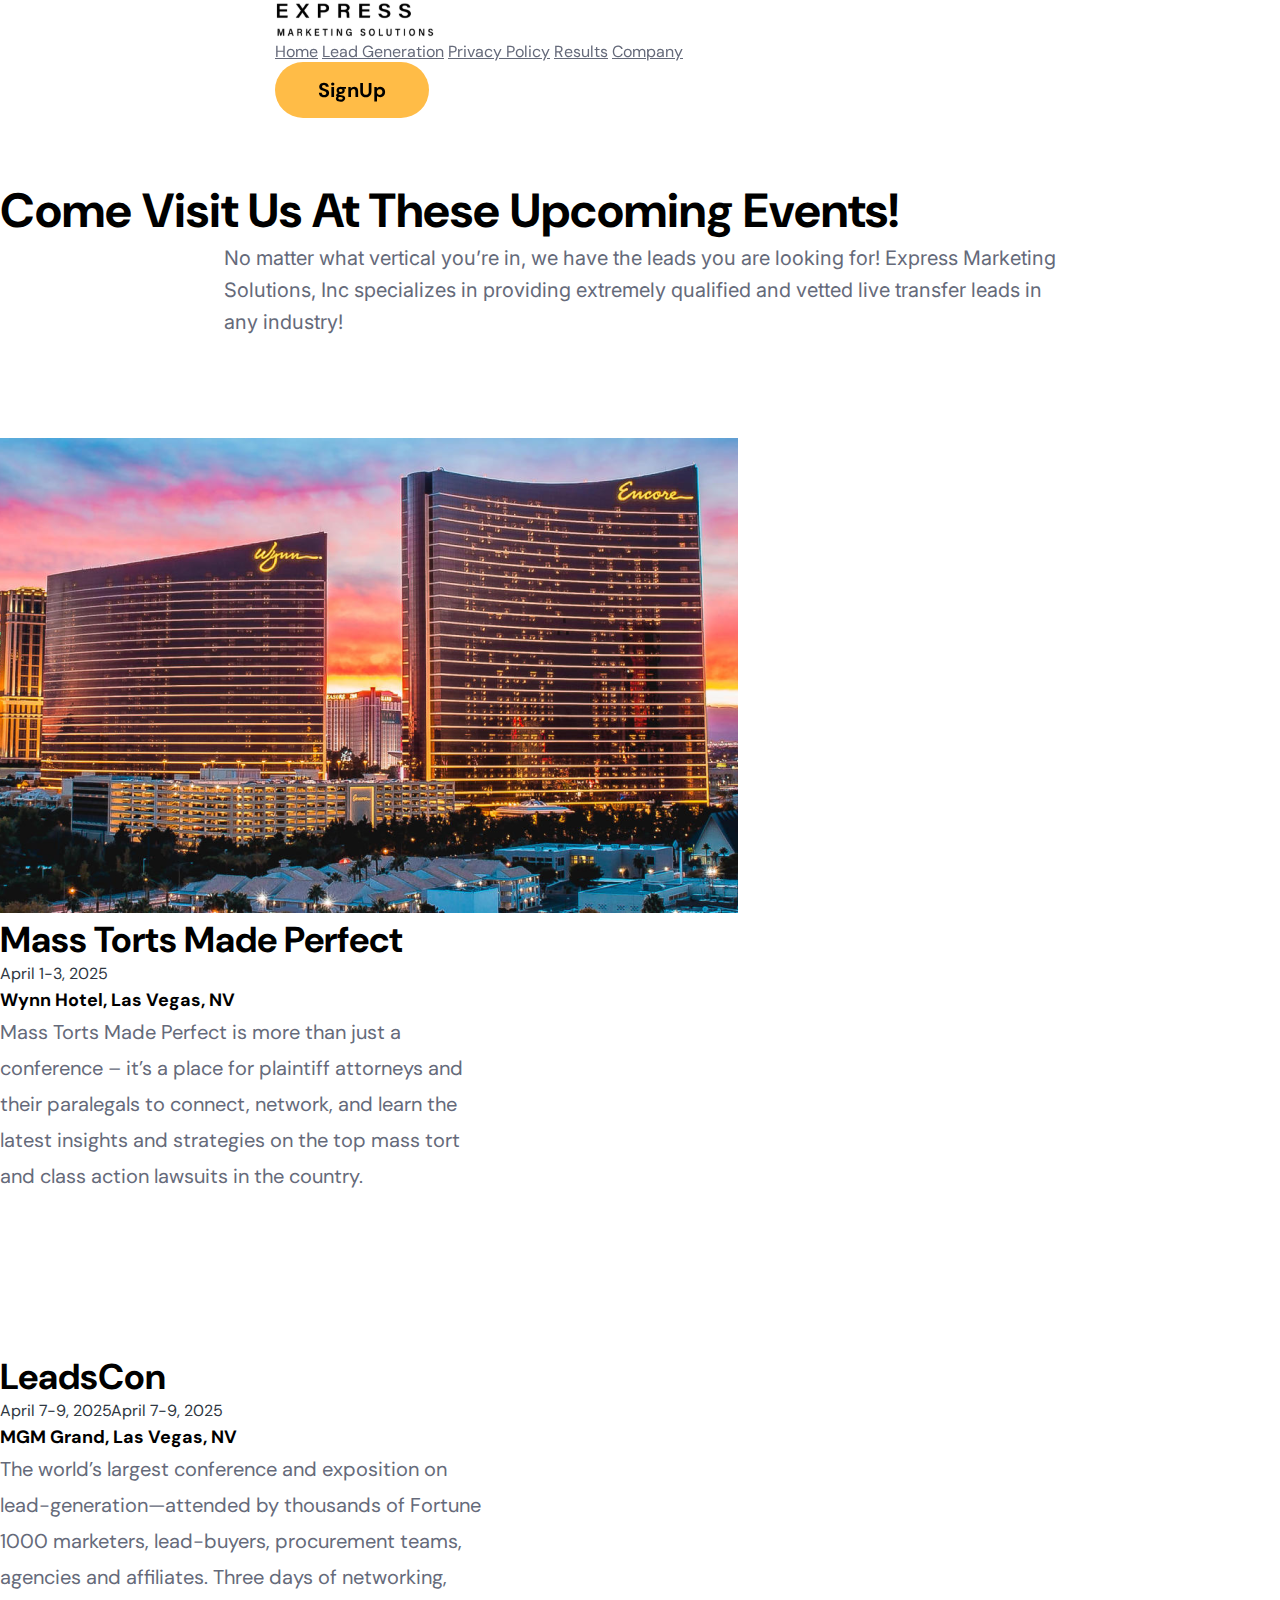
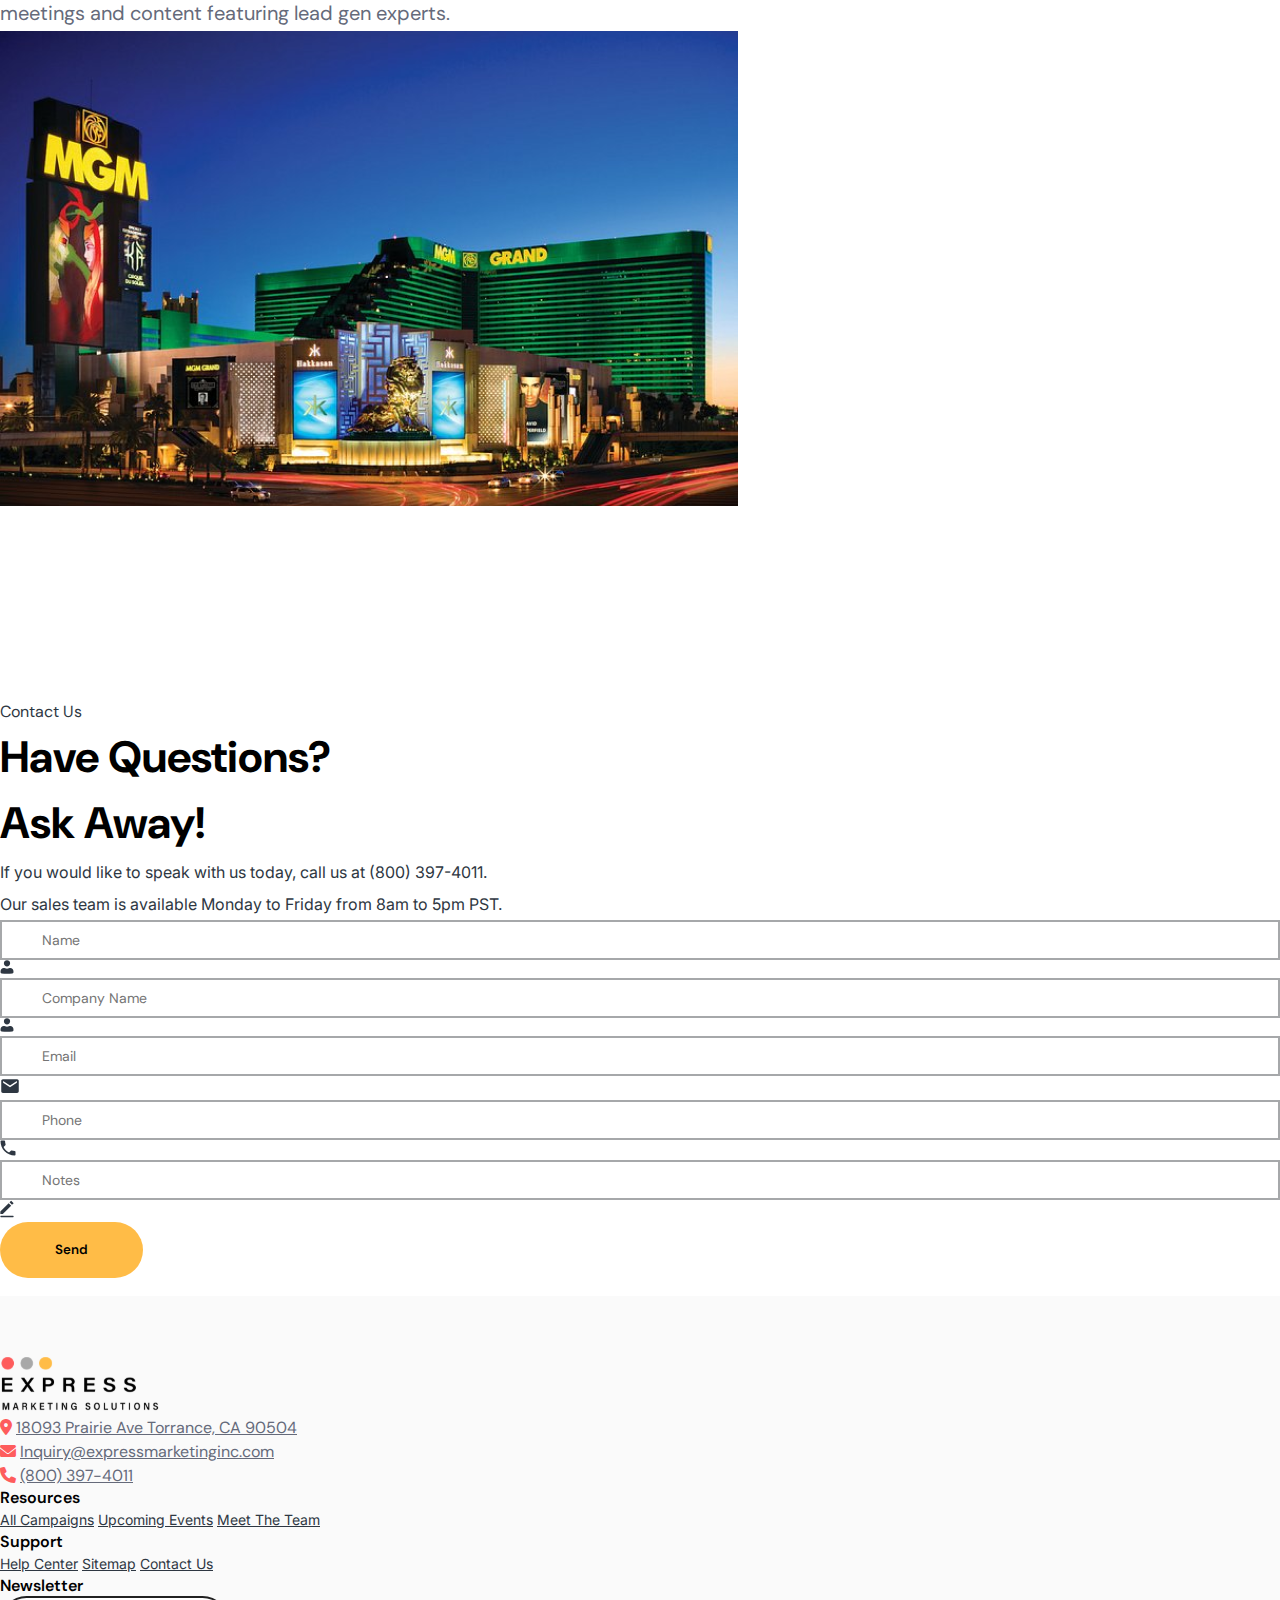
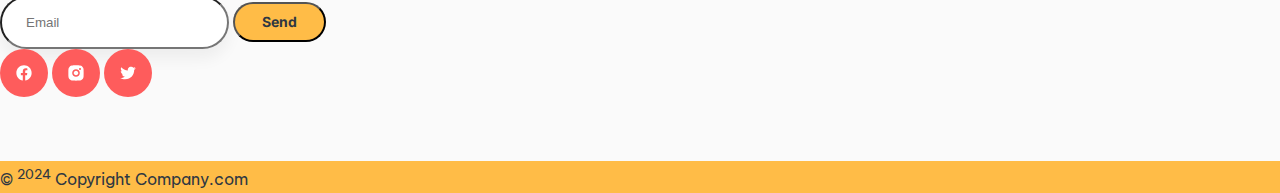
<file: visit-us.html>
<!DOCTYPE html>
<html lang="en">

<head>
    <meta charset="UTF-8">
    <meta name="viewport" content="width=device-width, initial-scale=1.0">
    <meta name="description"
        content="Get exclusive, high-quality, real-time leads tailored for your firm's success! Express Marketing Solutions, Inc specializes in qualified live transfer leads across industries, ensuring you connect with the clients you need.">
    <link rel="icon" href="assets/images/headerlogo.svg">
    <!---------------------- Bootstrap Cdn---------------------->
    <link href="https://cdn.jsdelivr.net/npm/bootstrap@5.0.2/dist/css/bootstrap.min.css" rel="stylesheet"
        integrity="sha384-EVSTQN3/azprG1Anm3QDgpJLIm9Nao0Yz1ztcQTwFspd3yD65VohhpuuCOmLASjC" crossorigin="anonymous">
    <link rel="stylesheet" href="https://cdnjs.cloudflare.com/ajax/libs/font-awesome/6.1.1/css/all.min.css"
        integrity="sha512-KfkfwYDsLkIlwQp6LFnl8zNdLGxu9YAA1QvwINks4PhcElQSvqcyVLLD9aMhXd13uQjoXtEKNosOWaZqXgel0g=="
        crossorigin="anonymous" referrerpolicy="no-referrer" />
    <!-- ------------------font-awesome------------------- -->
    <link rel="stylesheet" href="https://cdnjs.cloudflare.com/ajax/libs/font-awesome/6.0.0-beta3/css/all.min.css">
    <link rel="preconnect" href="https://fonts.googleapis.com">
    <link rel="preconnect" href="https://fonts.gstatic.com" crossorigin>
    <!-- Link Swiper's CSS -->
    <link rel="stylesheet" href="https://cdn.jsdelivr.net/npm/swiper/swiper-bundle.min.css" />
    <!-- --css-- -->
    <link rel="stylesheet" href="./assets/css/style.css">
    <title>Visit Us | E Solutions</title>
</head>

<body>
    <!-- ..............................Navbar................................. -->
    <nav class="" id="navbar">
        <div class="container">
            <div class="d-flex justify-content-between   p-2">
                <div style="width: 100%;" class="d-flex align-items-center justify-content-between  ">
                    <a href="/">
                        <img class="headerimg" src="./assets/images/headerlogo.svg" alt="Logo">
                    </a>
                    <div class="menu1  justify-content-end flex-grow-1 w-100">
                        <div class="d-flex justify-content-between link-div">
                            <a class="nav-link " href="/">Home</a>
                            <a class="nav-link" href="#">Lead Generation</a>
                            <a class="nav-link" href="privacy-policy.html">Privacy Policy</a>
                            <a class="nav-link" href="#">Results</a>
                            <a class="nav-link" href="#">Company</a>
                            <div class="d-flex gap-2">
                                <button class="">
                                    SignUp
                                </button>
                            </div>
                        </div>
                    </div>
                </div>
                <div class="d-block d-lg-none burger-menu">
                    <i src="./assets/images/menu.svg" class="navbar-toggler fa fa-bars" type="button"
                        data-bs-toggle="collapse" data-bs-target="#navbarNav" aria-controls="navbarNav"
                        aria-expanded="false" aria-label="Toggle navigation"></i>
                </div>

            </div>
            <div class="collapse navbar-collapse d-block d-lg-none" id="navbarNav">
                <div class="d-flex flex-column align-items-center">
                    <a class="nav-link" href="/">Home</a>
                    <a class="nav-link" href="#">Lead Generation</a>
                    <a class="nav-link" href="#">Campaigns</a>
                    <a class="nav-link" href="#">Results</a>
                    <a class="nav-link" href="#">Company</a>
                    <a class="nav-link px-2 mb-4" href="">SignUp</a>
                </div>
            </div>
        </div>
    </nav>


    <!-- ---------------------------------------------Chooseus----------------------------------------- -->
    <section class=" p_80 p_0">
        <div class="container">
            <div class="text-center">
                <h2 class="fw-700 fs_48  Dm_family lh_62 fw_700 fs44_md">Come Visit Us At These Upcoming Events!
                </h2>
                <p style="max-width: 832px; margin: 0 auto;" class="fs_20 fw_400 lh_32 Inter_family pt-3 black_2">No
                    matter what vertical you’re in, we have
                    the leads you are looking for! Express Marketing Solutions, Inc specializes in providing extremely
                    qualified and vetted live transfer leads in any industry!</p>
            </div>
            <div class="row g-3 align-items-center pt_100 p_0">
                <div class="col-12 col-md-6 col-lg-7">
                    <div>
                        <img class="img-fluid w-100 mt_20" src="assets/images/about1.png" alt="">
                    </div>
                </div>
                <div class="col-12 col-md-6 col-lg-5">
                    <div class="d-flex flex-column gap-2" style="max-width:490px ">
                        <h2 class="fs_36 fw_700 lh_45 Dm_family visit-md-text"> Mass Torts Made Perfect</h2>
                        <p class="fs_16 fw_400 lh_24 Dm_family color_black">April 1-3, 2025</p>
                        <p class="fs_18 fw_700 lh_28 Dm_family">Wynn Hotel, Las Vegas, NV</p>
                        <p class="Dm_family fs_20 fw_400 lh_36 pt-1 black_2">Mass Torts Made Perfect is more than just a
                            conference – it’s a place for plaintiff attorneys
                            and their paralegals to connect, network, and learn the latest insights and strategies on
                            the top mass tort and class action lawsuits in the country.</p>
                    </div>
                </div>
            </div>
        </div>
    </section>



    <section class="py-3 p_80 p_md padding-bottom-section">
        <div class="container">
            <div class="row g-3 align-items-center">
                <div class="col-12 col-md-6 col-lg-5 order-2 order-lg-1 ">
                    <div class="d-flex flex-column gap-2" style="max-width:490px ">
                        <h2 class="fs_36 fw_700 lh_45 Dm_family visit-md-text mt_20"> LeadsCon</h2>
                        <p class="fs_16 fw_400 lh_24 Dm_family color_black">April 7-9, 2025April 7-9, 2025</p>
                        <p class="fs_18 fw_700 lh_28 Dm_family">MGM Grand, Las Vegas, NV</p>
                        <p class="Dm_family fs_20 fw_400 lh_36 pt-1 black_2">The world’s largest conference and
                            exposition on
                            lead-generation—attended by thousands of Fortune 1000 marketers, lead-buyers, procurement
                            teams, agencies and affiliates. Three days of networking, meetings and content featuring
                            lead gen experts.</p>
                    </div>
                </div>

                <div class="col-12 col-md-6 col-lg-7 order-1 order-lg-2">
                    <div>
                        <img class="img-fluid w-100" src="assets/images/about2.png" alt="">
                    </div>
                </div>
            </div>
        </div>
    </section>
    <!-- ---------------------------------------------FAQ's----------------------------------------- -->
    <section class="faqs p_md " id="contact">
        <div class="container">
            <div class="row align-items-center g-4">
                <div class="col-12 col-md-6">
                    <div class="faq-content">
                        <p class="fs_16 fw_400 lh_24 Dm_family color_black">Contact Us</p>
                        <div style="max-width: 401px;">
                            <h2 class="fw-700 fs_44  Dm_family lh_56 fw_700 fs44_md">Have Questions?
                                Ask Away!</h2>

                        </div>
                        <p class="fs_16 fw_400 lh_32 Inter_family pt-3 color_black">If you would like to speak with us
                            today, call us at (800) 397-4011. Our sales team is available Monday to Friday from 8am to
                            5pm PST.</p>
                    </div>
                </div>
                <div class="col-12 col-md-6 col-lg-6">
                    <form action="">
                        <div class="d-flex flex-column input-main">
                            <div class="position-relative">
                                <input class=" bg-transparent border-top-0 border-end-0 border-start-0" type="text"
                                    placeholder="Name">
                                <div class="position-absolute input_icon">
                                    <img src="assets/images/user.svg" alt="">
                                </div>
                            </div>
                            <div class="position-relative">
                                <input class=" bg-transparent border-top-0 border-end-0 border-start-0" type="text"
                                    placeholder="Company Name">
                                <div class="position-absolute input_icon">
                                    <img src="assets/images/user.svg" alt="">
                                </div>
                            </div>
                            <div class="d-flex gap-3">
                                <div class="position-relative w-100">
                                    <input class="bg-transparent border-top-0 border-end-0 border-start-0"
                                        style="padding-left: 40px;" type="text" placeholder="Email">
                                    <div class="position-absolute input_icon">
                                        <img class="" src="assets/images/contact-mail.svg" alt="">
                                    </div>
                                </div>
                                <div class="position-relative w-100">
                                    <input class=" bg-transparent border-top-0 border-end-0 border-start-0" type="text"
                                        placeholder="Phone">
                                    <div class="position-absolute input_icon">
                                        <img src="assets/images/phone.svg" alt="">
                                    </div>
                                </div>
                            </div>
                            <div class="position-relative w-100">
                                <input class=" bg-transparent border-top-0 border-end-0 border-start-0" type="text"
                                    placeholder="Notes">
                                <div class="position-absolute input_icon">
                                    <img src="assets/images/edit-icon.svg" alt="">
                                </div>
                            </div>
                            <button class="whole_button bg-malta">Send</button>
                        </div>
                    </form>
                </div>
            </div>
        </div>
    </section>
    <!-- ---------------------------------------------Footer----------------------------------------- -->
    <section class="footer">
        <footer class="p_md">
            <div class="container">
                <div class="row g-3">
                    <div class="col-12 col-md-6 col-lg-4">
                        <div>
                            <a href=""><img src="assets/images/headerlogo.svg" alt=""></a>
                        </div>
                        <div class="d-flex flex-column gap-3 pt-4">
                            <div class="d-flex align-items-center gap-3">
                                <i class="fa-solid fa-location-dot  color_red"></i>
                                <a class="fs_16 lh_24 Dm_family black_2 fw_400 text-decoration-none" href="">18093
                                    Prairie Ave Torrance, CA 90504</a>
                            </div>
                            <div class="d-flex align-items-center gap-3">
                                <i class="fa-solid fa-envelope color_red"></i>
                                <a class="fs_16 lh_24 Dm_family black_2 fw_400 text-decoration-none"
                                    href="mailto:Inquiry@expressmarketinginc.com">Inquiry@expressmarketinginc.com</a>
                            </div>
                            <div class="d-flex align-items-center gap-3">
                                <i class="fa-solid fa-phone color_red"></i>
                                <a class="fs_16 lh_24 Dm_family black_2 fw_400 text-decoration-none"
                                    href="tel:(800) 397-4011">(800) 397-4011</a>
                            </div>
                        </div>
                    </div>
                    <div class="col-12 col-md-6 col-lg-2">
                        <h2 class="fs_16 fw_600 Dm_family lh_20 pb-4">Resources</h2>
                        <div class="d-flex flex-column gap-3">
                            <a class="fs_14 fw_400 Inter_family lh_24 color_black text-decoration-none" href="">All
                                Campaigns</a>
                            <a class="fs_14 fw_400 Inter_family lh_24 color_black text-decoration-none" href="">Upcoming
                                Events</a>
                            <a class="fs_14 fw_400 Inter_family lh_24 color_black text-decoration-none" href="">Meet The
                                Team</a>
                        </div>
                    </div>
                    <div class="col-12 col-md-6 col-lg-2">
                        <h2 class="fs_16 fw_600 Dm_family lh_20 pb-4">Support</h2>
                        <div class="d-flex flex-column gap-3">
                            <a class="fs_14 fw_400 Inter_family lh_24 color_black text-decoration-none" href="">Help
                                Center</a>
                            <a class="fs_14 fw_400 Inter_family lh_24 color_black text-decoration-none"
                                href="">Sitemap</a>
                            <a class="fs_14 fw_400 Inter_family lh_24 color_black text-decoration-none"
                                href="#contact">Contact Us</a>
                        </div>
                    </div>
                    <div class="col-12 col-md-6 col-lg-4">
                        <div class="d-flex flex-column gap-4">
                            <h2 class="fs_16 fw_600 Dm_family lh_20">Newsletter</h2>
                            <form action="">
                                <div class="position-relative">
                                    <input class="bg-transparent border-0 w-100" type="text" placeholder="Email">
                                    <button
                                        class="fs_14 fw_400 Inter_family lh_24 color_black text-decoration-none border-0  bg-malta position-absolute fw_700">Send</button>
                                </div>
                            </form>
                            <div class="d-flex gap-4 footericons">
                                <a href=""><img src="assets/images/facebook-logo-footer.svg" alt=""></a>
                                <a href=""><img src="assets/images/insta-footer.svg" alt=""></a>
                                <a href=""><img src="assets/images/skype-footer.svg" alt=""></a>
                            </div>
                        </div>
                    </div>
                </div>
            </div>
        </footer>
    </section>
    <div class="footer-bar bg-malta py-3 text-center">
        <div class="container">
            <p class="fs_16 fw_400 lh_28 veitname color_black">© <sup> 2024</sup> Copyright Company.com</p>
        </div>
    </div>
    <script src="https://cdn.jsdelivr.net/npm/bootstrap@5.0.2/dist/js/bootstrap.bundle.min.js"></script>
    <script src="./assets/js/script.js"></script>
</body>

</html>
</file>
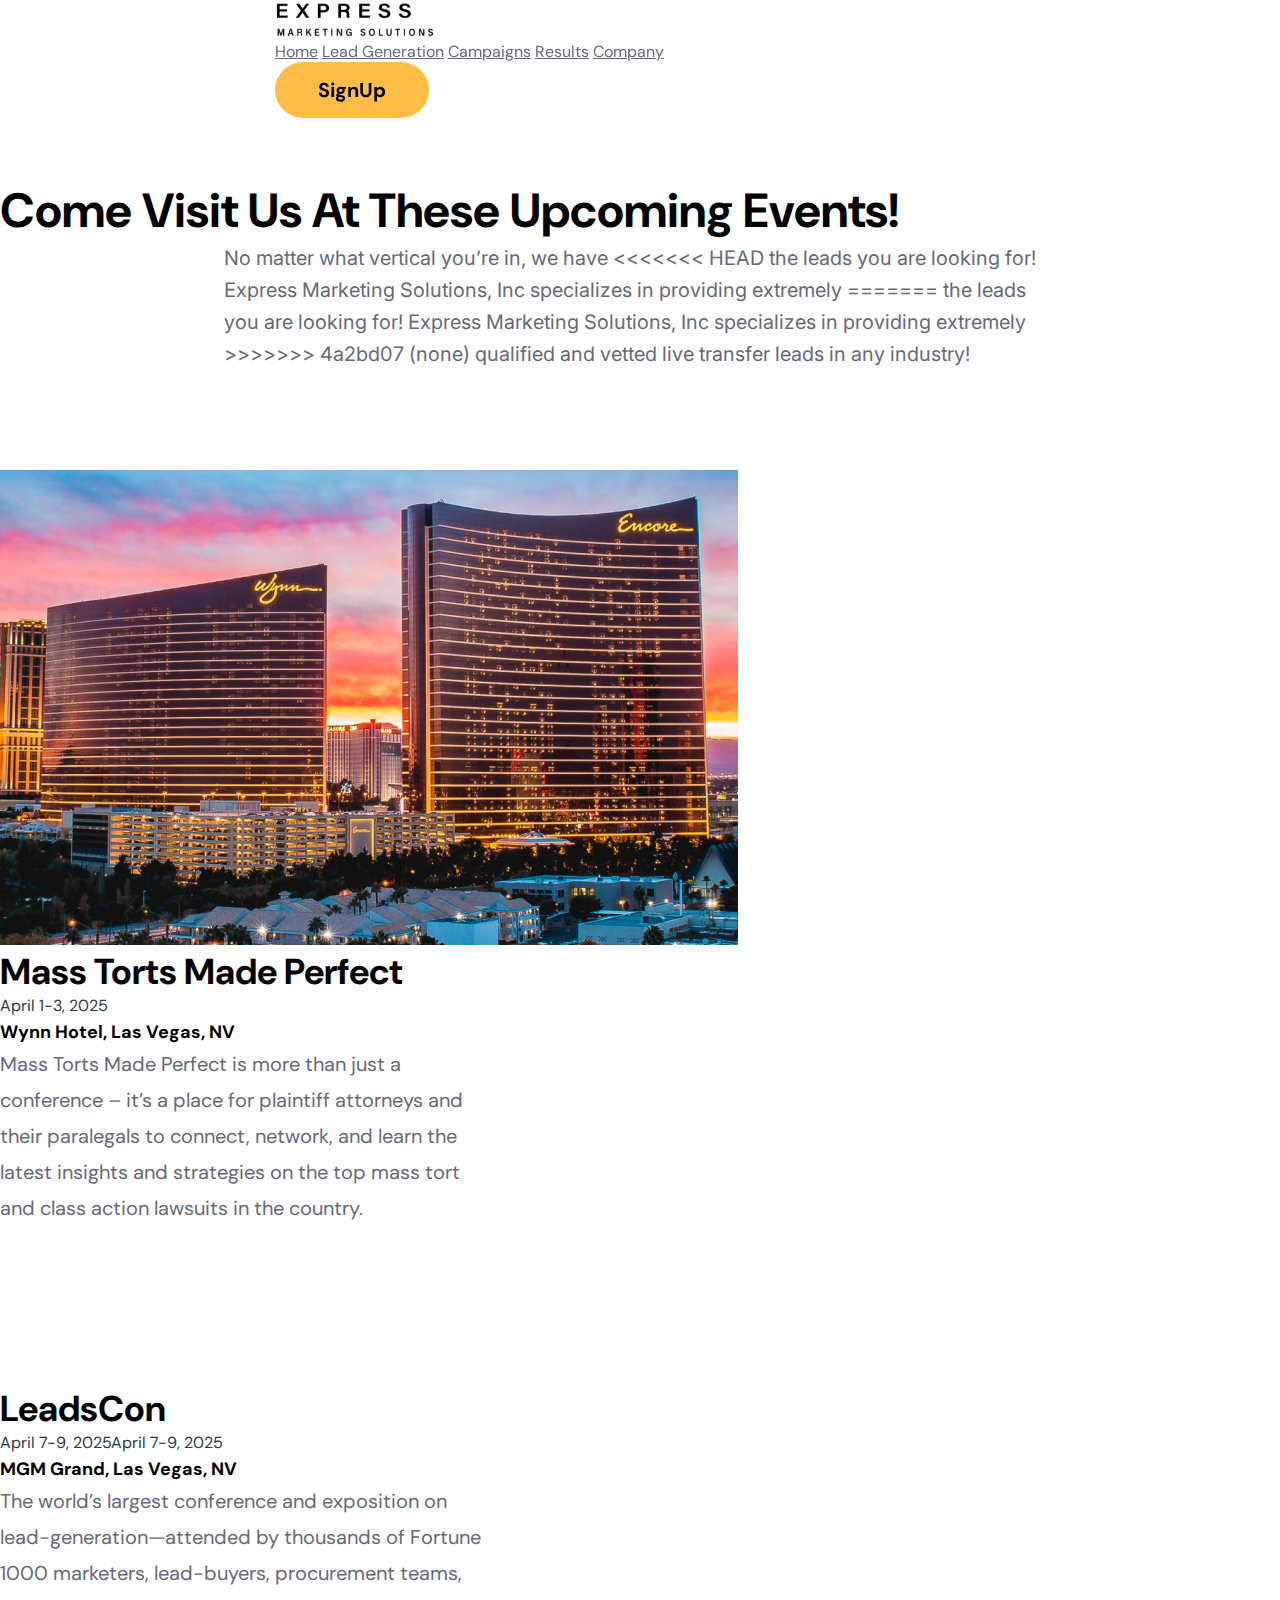
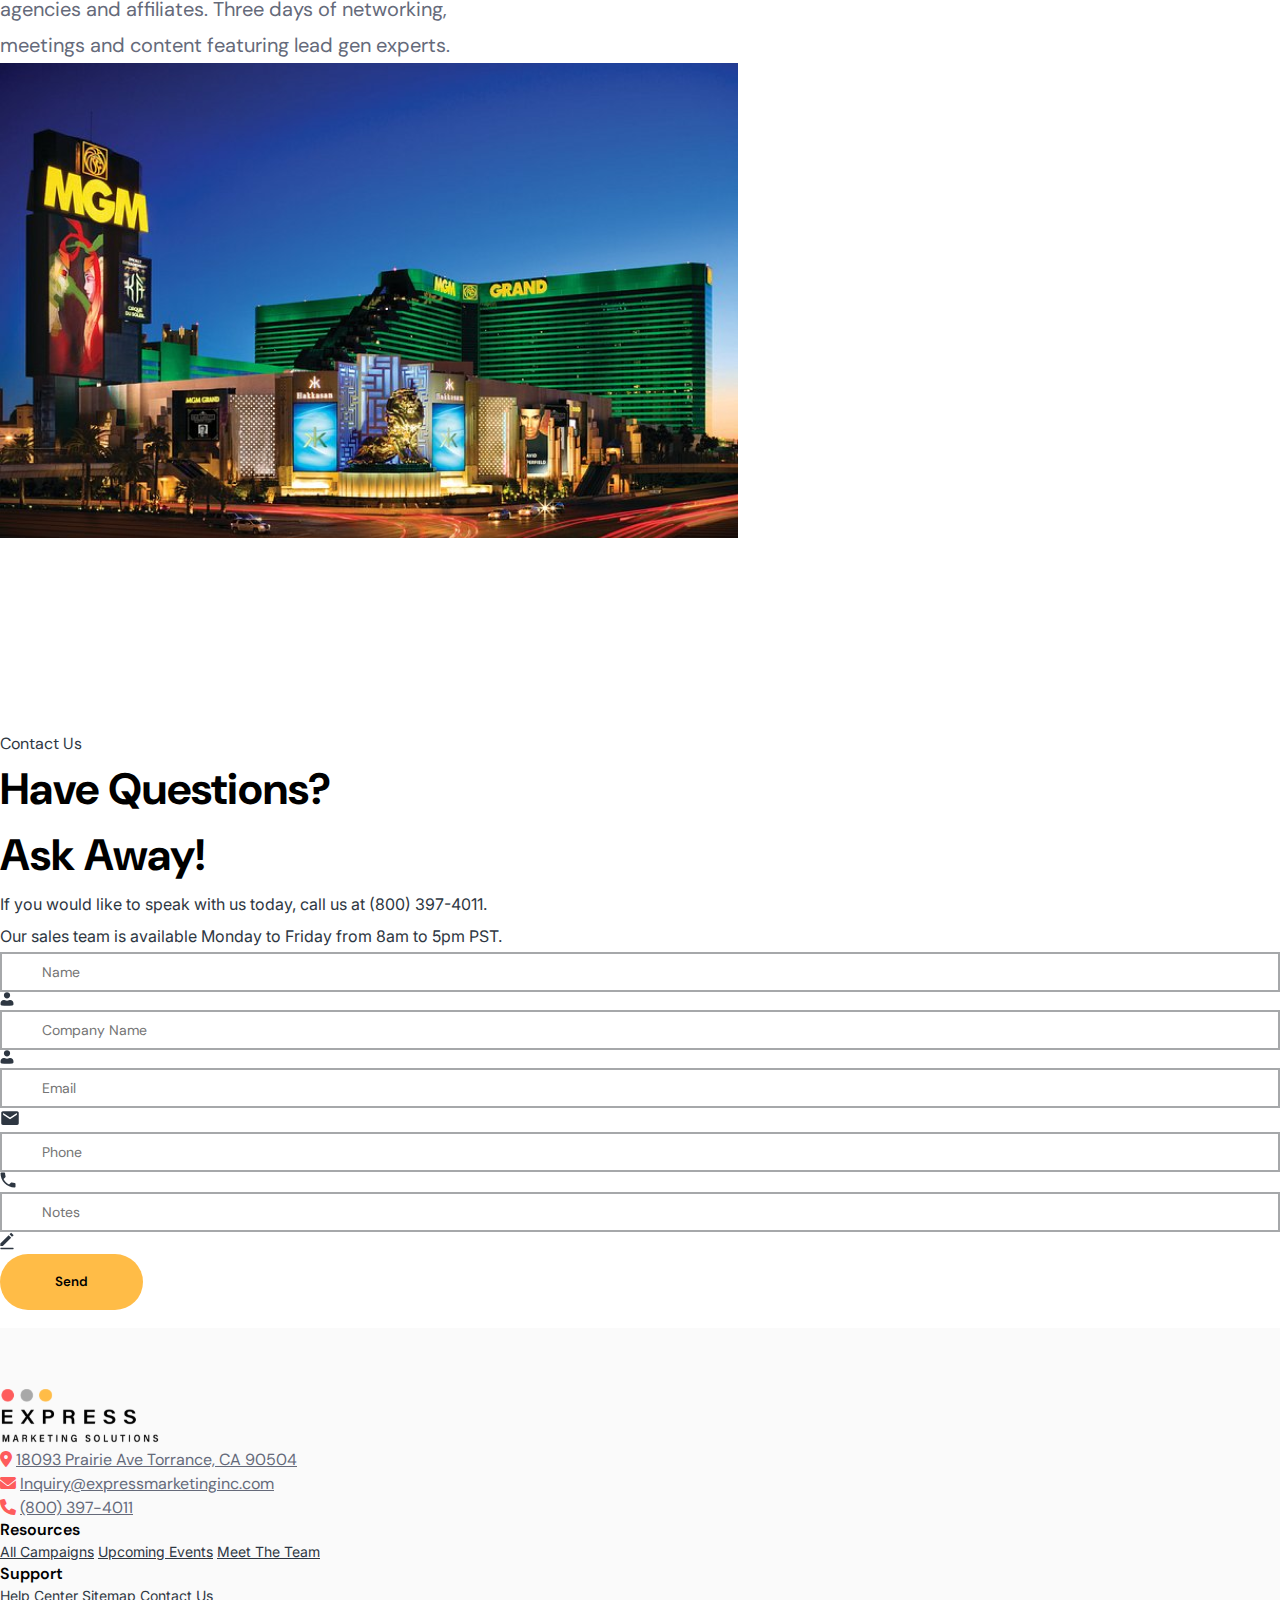
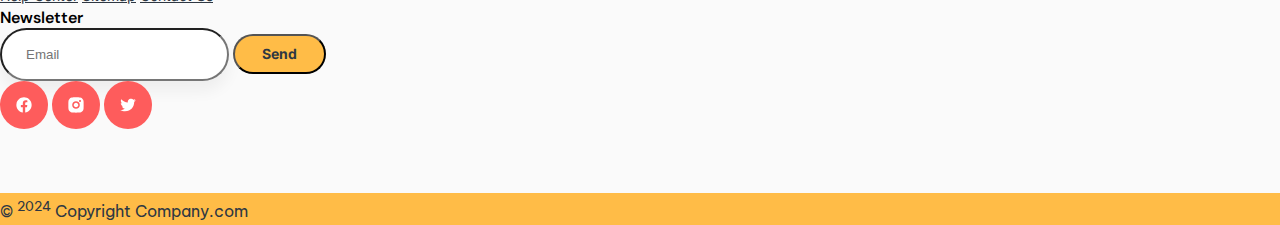
<file: Express Solutions/visit-us.html>
<!DOCTYPE html>
<html lang="en">

<head>
    <meta charset="UTF-8">
    <meta name="viewport" content="width=device-width, initial-scale=1.0">
    <meta name="description"
        content="Get exclusive, high-quality, real-time leads tailored for your firm's success! Express Marketing Solutions, Inc specializes in qualified live transfer leads across industries, ensuring you connect with the clients you need.">
    <link rel="icon" href="assets/images/headerlogo.svg">
    <!---------------------- Bootstrap Cdn---------------------->
    <link href="https://cdn.jsdelivr.net/npm/bootstrap@5.0.2/dist/css/bootstrap.min.css" rel="stylesheet"
        integrity="sha384-EVSTQN3/azprG1Anm3QDgpJLIm9Nao0Yz1ztcQTwFspd3yD65VohhpuuCOmLASjC" crossorigin="anonymous">
    <link rel="stylesheet" href="https://cdnjs.cloudflare.com/ajax/libs/font-awesome/6.1.1/css/all.min.css"
        integrity="sha512-KfkfwYDsLkIlwQp6LFnl8zNdLGxu9YAA1QvwINks4PhcElQSvqcyVLLD9aMhXd13uQjoXtEKNosOWaZqXgel0g=="
        crossorigin="anonymous" referrerpolicy="no-referrer" />
    <!-- ------------------font-awesome------------------- -->
    <link rel="stylesheet" href="https://cdnjs.cloudflare.com/ajax/libs/font-awesome/6.0.0-beta3/css/all.min.css">
    <link rel="preconnect" href="https://fonts.googleapis.com">
    <link rel="preconnect" href="https://fonts.gstatic.com" crossorigin>
    <!-- Link Swiper's CSS -->
    <link rel="stylesheet" href="https://cdn.jsdelivr.net/npm/swiper/swiper-bundle.min.css" />
    <!-- --css-- -->
    <link rel="stylesheet" href="./assets/css/style.css">
    <title>Visit Us | E Solutions</title>
</head>

<body>
    <!-- ..............................Navbar................................. -->
    <nav class="" id="navbar">
        <div class="container">
            <div class="d-flex justify-content-between   p-2">
                <div style="width: 100%;" class="d-flex align-items-center justify-content-between  ">
                    <a href="/">
                        <img class="headerimg" src="./assets/images/headerlogo.svg" alt="Logo">
                    </a>
                    <div class="menu1  justify-content-end flex-grow-1 w-100">
                        <div class="d-flex justify-content-between link-div">
                            <a class="nav-link " href="/">Home</a>
                            <a class="nav-link" href="#">Lead Generation</a>
                            <a class="nav-link" href="#">Campaigns</a>
                            <a class="nav-link" href="#">Results</a>
                            <a class="nav-link" href="#">Company</a>
                            <div class="d-flex gap-2">
                                <button class="">
                                    SignUp
                                </button>
                            </div>
                        </div>
                    </div>
                </div>
                <div class="d-block d-lg-none burger-menu">
                    <i src="./assets/images/menu.svg" class="navbar-toggler fa fa-bars" type="button"
                        data-bs-toggle="collapse" data-bs-target="#navbarNav" aria-controls="navbarNav"
                        aria-expanded="false" aria-label="Toggle navigation"></i>
                </div>

            </div>
            <div class="collapse navbar-collapse d-block d-lg-none" id="navbarNav">
                <div class="d-flex flex-column align-items-center">
                    <a class="nav-link" href="/">Home</a>
                    <a class="nav-link" href="#">Lead Generation</a>
                    <a class="nav-link" href="#">Campaigns</a>
                    <a class="nav-link" href="#">Results</a>
                    <a class="nav-link" href="#">Company</a>
                    <a class="nav-link px-2 mb-4" href="">SignUp</a>
                </div>
            </div>
        </div>
    </nav>


    <!-- ---------------------------------------------Chooseus----------------------------------------- -->
    <section class=" p_80 p_0">
        <div class="container">
            <div class="text-center">
                <h2 class="fw-700 fs_48  Dm_family lh_62 fw_700 fs44_md">Come Visit Us At These Upcoming Events!
                </h2>
                <p style="max-width: 832px; margin: 0 auto;" class="fs_20 fw_400 lh_32 Inter_family pt-3 black_2">No
                    matter what vertical you’re in, we have
<<<<<<< HEAD
                    the leads you are looking for!  Express Marketing Solutions, Inc specializes in providing extremely
=======
                    the leads you are looking for! Express Marketing Solutions, Inc specializes in providing extremely
>>>>>>> 4a2bd07 (none)
                    qualified and vetted live transfer leads in any industry!</p>
            </div>
            <div class="row g-3 align-items-center pt_100 p_0">
                <div class="col-12 col-md-6 col-lg-7">
                    <div>
                        <img class="img-fluid w-100 mt_20" src="assets/images/about1.png" alt="">
                    </div>
                </div>
                <div class="col-12 col-md-6 col-lg-5">
                    <div class="d-flex flex-column gap-2" style="max-width:490px ">
                        <h2 class="fs_36 fw_700 lh_45 Dm_family visit-md-text"> Mass Torts Made Perfect</h2>
                        <p class="fs_16 fw_400 lh_24 Dm_family color_black">April 1-3, 2025</p>
                        <p class="fs_18 fw_700 lh_28 Dm_family">Wynn Hotel, Las Vegas, NV</p>
                        <p class="Dm_family fs_20 fw_400 lh_36 pt-1 black_2">Mass Torts Made Perfect is more than just a
                            conference – it’s a place for plaintiff attorneys
                            and their paralegals to connect, network, and learn the latest insights and strategies on
                            the top mass tort and class action lawsuits in the country.</p>
                    </div>
                </div>
            </div>
        </div>
    </section>



    <section class="py-3 p_80 p_md padding-bottom-section">
        <div class="container">
            <div class="row g-3 align-items-center">
                <div class="col-12 col-md-6 col-lg-5 order-2 order-lg-1 ">
                    <div class="d-flex flex-column gap-2" style="max-width:490px ">
                        <h2 class="fs_36 fw_700 lh_45 Dm_family visit-md-text mt_20"> LeadsCon</h2>
                        <p class="fs_16 fw_400 lh_24 Dm_family color_black">April 7-9, 2025April 7-9, 2025</p>
                        <p class="fs_18 fw_700 lh_28 Dm_family">MGM Grand, Las Vegas, NV</p>
                        <p class="Dm_family fs_20 fw_400 lh_36 pt-1 black_2">The world’s largest conference and
                            exposition on
                            lead-generation—attended by thousands of Fortune 1000 marketers, lead-buyers, procurement
                            teams, agencies and affiliates. Three days of networking, meetings and content featuring
                            lead gen experts.</p>
                    </div>
                </div>

                <div class="col-12 col-md-6 col-lg-7 order-1 order-lg-2">
                    <div>
                        <img class="img-fluid w-100" src="assets/images/about2.png" alt="">
                    </div>
                </div>
            </div>
        </div>
    </section>
    <!-- ---------------------------------------------FAQ's----------------------------------------- -->
    <section class="faqs p_md " id="contact">
        <div class="container">
            <div class="row align-items-center g-4">
                <div class="col-12 col-md-6">
                    <div class="faq-content">
                        <p class="fs_16 fw_400 lh_24 Dm_family color_black">Contact Us</p>
                        <div style="max-width: 401px;">
                            <h2 class="fw-700 fs_44  Dm_family lh_56 fw_700 fs44_md">Have Questions?
                                Ask Away!</h2>

                        </div>
                        <p class="fs_16 fw_400 lh_32 Inter_family pt-3 color_black">If you would like to speak with us
                            today, call us at (800) 397-4011. Our sales team is available Monday to Friday from 8am to
                            5pm PST.</p>
                    </div>
                </div>
                <div class="col-12 col-md-6 col-lg-6">
                    <form action="">
                        <div class="d-flex flex-column input-main">
                            <div class="position-relative">
                                <input class=" bg-transparent border-top-0 border-end-0 border-start-0" type="text"
                                    placeholder="Name">
                                <div class="position-absolute input_icon">
                                    <img src="assets/images/user.svg" alt="">
                                </div>
                            </div>
                            <div class="position-relative">
                                <input class=" bg-transparent border-top-0 border-end-0 border-start-0" type="text"
                                    placeholder="Company Name">
                                <div class="position-absolute input_icon">
                                    <img src="assets/images/user.svg" alt="">
                                </div>
                            </div>
                            <div class="d-flex gap-3">
                                <div class="position-relative w-100">
                                    <input class="bg-transparent border-top-0 border-end-0 border-start-0"
                                        style="padding-left: 40px;" type="text" placeholder="Email">
                                    <div class="position-absolute input_icon">
                                        <img class="" src="assets/images/contact-mail.svg" alt="">
                                    </div>
                                </div>
                                <div class="position-relative w-100">
                                    <input class=" bg-transparent border-top-0 border-end-0 border-start-0" type="text"
                                        placeholder="Phone">
                                    <div class="position-absolute input_icon">
                                        <img src="assets/images/phone.svg" alt="">
                                    </div>
                                </div>
                            </div>
                            <div class="position-relative w-100">
                                <input class=" bg-transparent border-top-0 border-end-0 border-start-0" type="text"
                                    placeholder="Notes">
                                <div class="position-absolute input_icon">
                                    <img src="assets/images/edit-icon.svg" alt="">
                                </div>
                            </div>
                            <button class="whole_button bg-malta">Send</button>
                        </div>
                    </form>
                </div>
            </div>
        </div>
    </section>
    <!-- ---------------------------------------------Footer----------------------------------------- -->
    <section class="footer">
        <footer class="p_md">
            <div class="container">
                <div class="row g-3">
                    <div class="col-12 col-md-6 col-lg-4">
                        <div>
                            <a href=""><img src="assets/images/headerlogo.svg" alt=""></a>
                        </div>
                        <div class="d-flex flex-column gap-3 pt-4">
                            <div class="d-flex align-items-center gap-3">
                                <i class="fa-solid fa-location-dot  color_red"></i>
                                <a class="fs_16 lh_24 Dm_family black_2 fw_400 text-decoration-none" href="">18093
                                    Prairie Ave Torrance, CA 90504</a>
                            </div>
                            <div class="d-flex align-items-center gap-3">
                                <i class="fa-solid fa-envelope color_red"></i>
                                <a class="fs_16 lh_24 Dm_family black_2 fw_400 text-decoration-none"
                                    href="mailto:Inquiry@expressmarketinginc.com">Inquiry@expressmarketinginc.com</a>
                            </div>
                            <div class="d-flex align-items-center gap-3">
                                <i class="fa-solid fa-phone color_red"></i>
                                <a class="fs_16 lh_24 Dm_family black_2 fw_400 text-decoration-none"
                                    href="tel:(800) 397-4011">(800) 397-4011</a>
                            </div>
                        </div>
                    </div>
                    <div class="col-12 col-md-6 col-lg-2">
                        <h2 class="fs_16 fw_600 Dm_family lh_20 pb-4">Resources</h2>
                        <div class="d-flex flex-column gap-3">
                            <a class="fs_14 fw_400 Inter_family lh_24 color_black text-decoration-none" href="">All
                                Campaigns</a>
                            <a class="fs_14 fw_400 Inter_family lh_24 color_black text-decoration-none" href="">Upcoming
                                Events</a>
                            <a class="fs_14 fw_400 Inter_family lh_24 color_black text-decoration-none" href="">Meet The
                                Team</a>
                        </div>
                    </div>
                    <div class="col-12 col-md-6 col-lg-2">
                        <h2 class="fs_16 fw_600 Dm_family lh_20 pb-4">Support</h2>
                        <div class="d-flex flex-column gap-3">
                            <a class="fs_14 fw_400 Inter_family lh_24 color_black text-decoration-none" href="">Help
                                Center</a>
                            <a class="fs_14 fw_400 Inter_family lh_24 color_black text-decoration-none"
                                href="">Sitemap</a>
                            <a class="fs_14 fw_400 Inter_family lh_24 color_black text-decoration-none"
                                href="#contact">Contact Us</a>
                        </div>
                    </div>
                    <div class="col-12 col-md-6 col-lg-4">
                        <div class="d-flex flex-column gap-4">
                            <h2 class="fs_16 fw_600 Dm_family lh_20">Newsletter</h2>
                            <form action="">
                                <div class="position-relative">
                                    <input class="bg-transparent border-0 w-100" type="text" placeholder="Email">
                                    <button
                                        class="fs_14 fw_400 Inter_family lh_24 color_black text-decoration-none border-0  bg-malta position-absolute fw_700">Send</button>
                                </div>
                            </form>
                            <div class="d-flex gap-4 footericons">
                                <a href=""><img src="assets/images/facebook-logo-footer.svg" alt=""></a>
                                <a href=""><img src="assets/images/insta-footer.svg" alt=""></a>
                                <a href=""><img src="assets/images/skype-footer.svg" alt=""></a>
                            </div>
                        </div>
                    </div>
                </div>
            </div>
        </footer>
    </section>
    <div class="footer-bar bg-malta py-3 text-center">
        <div class="container">
            <p class="fs_16 fw_400 lh_28 veitname color_black">© <sup> 2024</sup> Copyright Company.com</p>
        </div>
    </div>
    <script src="https://cdn.jsdelivr.net/npm/bootstrap@5.0.2/dist/js/bootstrap.bundle.min.js"></script>
    <script src="./assets/js/script.js"></script>
</body>

</html>
</file>
<file: assets/css/style.css>
@import url('https://fonts.googleapis.com/css2?family=DM+Sans:ital,opsz,wght@0,9..40,100..1000;1,9..40,100..1000&family=Inter:ital,opsz,wght@0,14..32,100..900;1,14..32,100..900&display=swap');
@import url('https://fonts.googleapis.com/css2?family=DM+Sans:ital,opsz,wght@0,9..40,100..1000;1,9..40,100..1000&family=Inter:ital,opsz,wght@0,14..32,100..900;1,14..32,100..900&family=Plus+Jakarta+Sans:ital,wght@0,200..800;1,200..800&display=swap');
@import url('https://fonts.googleapis.com/css2?family=DM+Sans:ital,opsz,wght@0,9..40,100..1000;1,9..40,100..1000&family=Inter:ital,opsz,wght@0,14..32,100..900;1,14..32,100..900&family=Plus+Jakarta+Sans:ital,wght@0,200..800;1,200..800&display=swap');
@import url('https://fonts.googleapis.com/css2?family=Be+Vietnam+Pro:ital,wght@0,100;0,200;0,300;0,400;0,500;0,600;0,700;0,800;0,900;1,100;1,200;1,300;1,400;1,500;1,600;1,700;1,800;1,900&family=DM+Sans:ital,opsz,wght@0,9..40,100..1000;1,9..40,100..1000&family=Inter:ital,opsz,wght@0,14..32,100..900;1,14..32,100..900&family=Plus+Jakarta+Sans:ital,wght@0,200..800;1,200..800&display=swap');






.container {
    max-width: 1280px !important;
    margin: 0 auto !important;
}

* {
    margin: 0;
    padding: 0;
    box-sizing: border-box;
}

body,
h1,
h2,
h3,
h4,
h5,
h6,
p,

figure {
    margin: 0;
    padding: 0;
    list-style: none;
    ;
}

a {
    cursor: pointer !important;
}

/* ------------------------------Fonts------------------------------------ */
.fs_14 {
    font-size: 14px;
}

.fs_16 {
    font-size: 16px
}

.fs_18 {
    font-size: 18px;
}

.fs_20 {
    font-size: 20px
}

.fs_22 {
    font-size: 22px;
}

.fs_24 {
    font-size: 24px;
}

.fs_26 {
    font-size: 26px;
}

.fs_36 {
    font-size: 36px;
}

.fs_40 {
    font-size: 40px;
}

.fs_44 {
    font-size: 44px;
}
.fs_48 {
    font-size: 48px;
}
.fs_60 {
    font-size: 60px;
}

.fs_62 {
    font-size: 62px;
}
.fs_64 {
    font-size: 64px;
}

/* ----------------------------Font Weight--------------------------- */
.fw_400 {
    font-weight: 400;
}

.fw_500 {
    font-weight: 500;
}

.fw_600 {
    font-weight: 600;
}

.fw_700 {
    font-weight: 700;
}

.fw_800 {
    font-weight: 800;
}

.fw_900 {
    font-weight: 900;
}

.fw_1000 {
    font-weight: 1000;
}

/* -----------------------------Line Height--------------------------- */
.lh_20 {
    line-height: 20px
}

.lh_24 {
    line-height: 24px
}

.lh_28 {
    line-height: 28px
}

.lh_44 {
    line-height: 44px
}

.lh_38 {
    line-height: 38px
}

.lh_32 {
    line-height: 32px
}

.lh_30 {
    line-height: 30px
}

.lh_36 {
    line-height: 36px
}

.lh_56 {
    line-height: 66px
}

.lh_62 {
    line-height: 62px
}

.lh_72 {
    line-height: 72px
}

.lh_60 {
    line-height: 60px
}

.lh_45 {
    line-height: 45px
}


/* ----------------------------Font Family--------------------------- */
.Dm_family {
    font-family: Dm Sans;
}

.Inter_family {
    font-family: Inter;
}
.text_right{
    text-align: right;
}
.veitname{
    font-family: Be Vietnam Pro;
}


/* ----------------------------Font color---------------------------- */

.main_color {
    color: #FFBC47;
}

.color_red {
    color: #FE5C5C;
}
.bg_red {
    background-color: #FE5C5C;
}

.color_black {
    color: #2E3742;
}

.ittalic {
    font-style: italic;
}

.bg-malta {
    background-color: #FFBC47;
}
.black_2{
    color: #656A7A;
}

/* ----------------------------Main Padding---------------------------- */
.p_80 {
    padding: 80px 0;
}

.mt_40 {
    padding-top: 40px;
}

.mt_40 {
    margin-top: 40px;
}
.pt_60{
    padding-top: 60px;
}
.pt_100{
    padding-top: 100px;
}

/* ----------------------------button Padding---------------------------- */
.whole_button {
    padding: 16px 45px;
    font-weight: 600;
    font-family: Dm Sans;
    line-height: 24px;
    border: none;
    border-radius: 8px;
    border-radius: 70px;
    width: fit-content;
}

/* -----------------------------Navbar-------------------------------- */
nav .nav-link {
    font-family: Dm Sans;
    font-size: 16px;
    font-weight: 400;
    line-height: 20.44px;
    text-align: left;
    color: rgba(101, 106, 122, 1);
    padding: 17.5px 0px;
}

nav .menu1 .active,
nav .nav-link:hover {
    color: rgba(254, 92, 92, 1);
}

.navbar {
    top: 0;
    left: 0;
    width: 100%;
    z-index: 10;
    transition: background-color 0.5s ease, box-shadow 0.5s ease, height 0.5s ease, ;
}

/* #navbar {
    transition-property: background-color, box-shadow  ease, height ;
}
.color_change{
    background-color:white;
    height: 90px;
    transition: 0.5s ease;
    box-shadow: rgba(99, 99, 99, 0.2) 0px 2px 8px 0px;
} */

nav {
    position: sticky;
    top: 0;
    width: 100%;
    z-index: 999;
    height: 100px;
    background-color: transparent;
    display: flex;
    align-items: center;
    justify-content: center;
    transition: background-color 0.3s ease, box-shadow 0.3s ease, height 0.3s ease;
}


.color_change {
    background-color: white;
    height: 100px;
    box-shadow: rgba(99, 99, 99, 0.2) 0px 2px 8px 0px;
}



.navbar-collapse {
    display: none;
}

.link-div {
    min-width: 730px;
}

.navbar-toggler {
    display: none;
}

.menu1 {
    display: block;
    display: flex;
}

nav button {
    padding: 16px 43px 16px 43px;
    gap: 12px;
    border-radius: 70px;
    border: 1px 0px 0px 0px;
    opacity: 0px;
    background-color: rgba(255, 188, 71, 1);
    font-family: DM Sans;
    font-size: 20px;
    font-weight: 700;
    line-height: 24px;
    text-align: center;
    color: black;
    border: none;

}

.hero-button-2:hover {
    background-color: #317794 !important;
    color: white !important;
    transition: 0.5s all ease;
}

@media (max-width: 991px) {
    .navbar-collapse {
        display: block;
        flex-direction: column;
        text-align: center;
        background-color: white;
        padding-top: 20px;
        position: absolute;
        top: 10;
        left: 0;
        right: 0;
        z-index: 5;
        height: 0;

        overflow: hidden;

        transition: height 1s ease, opacity 1s ease;
        opacity: 0;
        box-shadow: rgba(99, 99, 99, 0.2) 0px 2px 8px 0px;
    }
    .burger-menu{
        padding-top: 18px;
    }

    .nav-img {
        display: none;
    }

    .loginbuttons {
        display: none !important;
    }

    .main_heading {
        max-width: 653px;
        margin: 0 auto;
    }

    .loginbuttons {
        display: none;
    }

    .navbar-toggler {
        display: block;
    }

    .menu1 {
        display: none;
    }

    .navbar-collapse.active {
        height: fit-content;
        opacity: 1;
    }

    .navbar-toggler {
        border: none;
        background-color: transparent;
        padding: 0;
    }

    .navbar-toggler-icon {
        background-color: #22739C;
        width: 30px;
        height: 3px;
        position: relative;
        display: block;
        transition: all 1s;
    }

    .navbar-toggler-icon::before,
    .navbar-toggler-icon::after {
        content: '';
        background-color: #080a0b;
        width: 30px;
        height: 3px;
        position: absolute;
    }

    .navbar-toggler-icon::before {
        top: -8px;
    }

    .navbar-toggler-icon::after {
        bottom: -8px;
    }

    .navbar-collapse a {
        padding: 10px 0;
        display: block;
        color: black;
    }

    .navbar-collapse a:hover {
        color: rgba(254, 92, 92, 1);
    }

    .navbar-collapse .btn {
        margin: 10px 0;
    }

    .nav-link {
        text-decoration: none;
    }
}

/* ---------------------------------------------Hero section--------------------------------------------- */
.hero-section {
    min-height: calc(100vh - 104px);
}

.hero-main {
    min-height: calc(100vh - 104px);
    display: flex;
    flex-direction: column;
    justify-content: center;
}

.heading-content {
    max-width: 785px;
}

/* ---------------------------------------------Services Card--------------------------------------------- */
.services .services-card {
    box-shadow: 0px 10px 15px 0px #0000000D;
    border: 1px solid #EDEEF2;
    border-radius: 16px;
    background-color: white;

}

.services .services-card img {
    padding-top: 40px;
}
.card-main {
    display: flex;
    flex-wrap: wrap;
    align-items: stretch; 
}

.services-card {
    display: flex;
    flex-direction: column;
    justify-content: space-between;
    height: 100%; 
    padding: 20px; 
    background-color: #fff; 
    box-shadow: 0 4px 8px rgba(0, 0, 0, 0.1); 
    border-radius: 8px;
}


/* ---------------------------------------------Chooseus--------------------------------------------- */
.choose_us {
    background-color: #FE5C5C;
}

.choose_us-content {
    max-width: 614px;
    width:100%;
}

.choose_us-img:after {
    content: url('../images/process.png');
    position: absolute;
    top: 100px;
    z-index: 1;
    max-width: 100%;
    max-height: 100%;
    background-color: rgba(255, 188, 71, 0.7);
    right: 0;
    max-width: 613px;
}
.faqs{
    padding-top: 60px;
    padding-bottom: 18px;
}
.faq-content{
    max-width: 517px;
    width: 100%;
}
.faqs input:focus{
    outline: none;
    box-shadow:none;
}
.faqs input{
  border: 2px solid #a6a8aa;
  height: 40px;
  padding-left: 40px;
  width: 100%;
}
.faqs .input_icon{
    bottom:10px;
    left: 10px;
}
.faqs input::placeholder{
    font-family: DM Sans;
    font-size: 14px;
    font-weight: 400;
    line-height: 21px;
    text-align: left;
    
  }
  .faqs .input-main{
    gap: 48px;
  }
  .faqs form button{
    padding: 16px 55px;
  }
/* ---------------------------------------------Footer--------------------------------------------- */
footer{
    padding: 60px 0;
    background-color:#A8A8A80F;
}
footer input{
    padding: 17px 24px;
    background-color:white;
    box-shadow: 0px 10px 15px 0px #0000000D;
    border-radius:80px;
}
footer input{
    padding: 17px 24px;
    background-color:white;
    box-shadow: 0px 10px 15px 0px #0000000D;
    border-radius:80px;
}
footer button{
    padding: 6px 27px ;
    border-radius:200px;
    top: 12px;
    right: 10px;
}
footer input:focus{
    outline: none;
}
.numbers_process{
    color:#FE5C5C !important;
    font-family: Dm Sans;
    font-weight: 900;
    font-size: 25px;

}
.boxes_process{
    height: 40px;
    width: 40px;
}
.column-1{
    height: 70%;
    width: 6px;
    background: linear-gradient(105.57deg, #FE5C5C 0%, #FFBC47 100%);
}
.column-2{
    height: 140%;
    width: 6px;
    background: linear-gradient(105.57deg, #FE5C5C 0%, #FFBC47 100%);
}
.column-3{
    height: 150%;
    width: 6px;
    background: linear-gradient(105.57deg, #FE5C5C 0%, #FFBC47 100%);
}
.column-4{
    height: 80%;
    width: 6px;
    background: linear-gradient(105.57deg, #FE5C5C 0%, #FFBC47 100%);
}
.column-text{
    padding: 106px 0;
    max-width: 444px;
    width: 100%;
}
.visit-faqs{
    
}
.padding-bottom-section{
    margin-bottom:50px
}
footer a:hover{
    color:#FE5C5C;
}



/* --------------------------------------------------------------------------------------------- */
        



/* 
.column-1, .column-2, .column-3, .column-4 {
    width: 5px;
    height: 100%;
    background:  linear-gradient(105.57deg, #FE5C5C 0%, #FFBC47 100%); 
    opacity: 1;
    transition: opacity 2s ease-in-out;
}

.column-1.active, .column-2.active, .column-3.active, .column-4.active {
    opacity: 1;
}

.numbers_process.active{
    color: rgb(28, 228, 28);
}
.numbers_process{
    color: rgb(29, 43, 29);
    font-size: 30px;
}
.column-text{
    padding: 100px 0;
} */



/* ---------------------------------------Privacy Policy------------------------------------------- */

.privacy-policy .heading{
    font-family: DM Sans;
font-size: 24px;
font-weight: 600;
line-height: 24px;
text-align: left;
color:#555555;
line-height: 40px;

}
.privacy-policy .paragraph{
    font-family: DM Sans;
font-size: 16px;
font-weight: 400;
line-height: 24px;
text-align: left;
color:#555555;
padding-top: 15px;
}
.link-hover:hover{
    color:#FE5C5C;
}
.sticky-one{
    position: sticky !important;
    top: 120px;
    align-self: start; 
}
.grid-privacy{
    display : grid;
    gap: 20px;
    grid-template-columns: 300px  1fr;
}
.privacy-policy {
    padding: 100px 0;
}
@media (max-width:991px) {
    .column-1{
        height: 100px;
        width: 6px;
        background: linear-gradient(105.57deg, #FE5C5C 0%, #FFBC47 100%);
    }
    .column-2{
        height: 270px;
        width: 6px;
        background: linear-gradient(105.57deg, #FE5C5C 0%, #FFBC47 100%);
    }
    .column-3{
        height: 200px;
        width: 6px;
        background: linear-gradient(105.57deg, #FE5C5C 0%, #FFBC47 100%);
    }
    .column-4{
        height: 100px;
        width: 6px;
        background: linear-gradient(105.57deg, #FE5C5C 0%, #FFBC47 100%);
    }
}
@media (max-width: 768px) {
    .column-text{
        padding: 16px 0;
        max-width: 444px;
        width: 100%;
        text-align:left !important;
       
    }
    .text_right{
        text-align: left;
    }
    .grid-privacy{
        display : grid;
        grid-template-columns:  1fr;
    }
    .sticky-one{
        position:inherit !important;
        top: 120px;
        align-self: start; 
    }
}

@media (max-width: 521px) {
    .container {
        padding: 0px 16px !important;
        margin: 0 auto !important;
        max-width: 100% !important;
    }
    .p_md{
        padding: 50px 0;
    }
    .column-1{
        height: 150px;
        width: 6px;
        background: linear-gradient(105.57deg, #FE5C5C 0%, #FFBC47 100%);
    }
    .column-2{
        height: 270px;
        width: 6px;
        background: linear-gradient(105.57deg, #FE5C5C 0%, #FFBC47 100%);
    }
    .column-3{
        height: 270px;
        width: 6px;
        background: linear-gradient(105.57deg, #FE5C5C 0%, #FFBC47 100%);
    }
    .column-4{
        height: 150px;
        width: 6px;
        background: linear-gradient(105.57deg, #FE5C5C 0%, #FFBC47 100%);
    }
    .column-text{
        padding: 20px 0;
        max-width: 100%;
    }
    .fs_md{
        font-size: 40px;
        line-height: 52px;
    }
    .fs44_md{
        font-size: 28px !important;
        line-height: 42px;
    }
    .mt_20{
        margin-top: 20px;
    }
    .whole_button {
        padding: 10px 25px;
        font-weight: 600;
        font-family: Dm Sans;
        line-height: 24px;
        border: none;
        border-radius: 8px;
        border-radius: 70px;
        width: fit-content;
    }
    .pt_30{
        padding-top: 30px;
    }
    .pt_0{
        padding-top: 0px;
    }
    .p_0{
        padding: 0px;
    }
    .faqs form button{
        padding: 15px 40px;
    }
    .footericons{
        justify-content: center;
    }
    .visit-md-text{
        font-size: 30px;
        line-height: 40px;
    }
    .mt_20{
        margin-top: 20px;
    }
    .resources-heading{
        padding-bottom: 10px !important;
    }
    .faq-content{
        text-align: center;
    }
    .padding-bottom-section{
        margin-bottom:00px
    }
    .faqs{
        padding: 50px 0 !important;
    }
    .fs_20{
        font-size: 18px;
        line-height: 29px;
    }
}
</file>
<file: assets/css/style2.css>
@import url('https://fonts.googleapis.com/css2?family=Open+Sans:ital,wght@0,300..800;1,300..800&display=swap');
*{
    box-sizing: border-box;
}

._section1{
    display: flex;
    align-items: center;
    justify-content: center;
}
._criteria {
    /*max-width: 320px;*/
    margin: 17px auto;
    border-radius: 27px;
    background-color: #7388db;
    padding: 15px;
}
._criteria h2 {
    color: #fff;
    text-align: center;
    margin: 10px 0;
    
}
._criteriaItm {
    background-color: #c2d3fe;
    margin-top: 20px;
    display: flex;
    flex-wrap: wrap;
    justify-content: space-between;
}
._criteriaList h3{
    margin: 0;
    padding: 10px;
    white-space: nowrap;
    margin-right: 15px;
    font-size: 13px !important;
}
._criteriaList ._criteriaItm:last-child {
    margin-bottom: 29px;
}
._optTick {
    background-color: #fff;
}
._optTick ._animate {
    /*opacity: 0;*/
    display: flex;
    align-items: center;
    justify-content: center;
    height: 100%;
    width: 60px;
    transition: all .5s;
    background-color: #29af50;
}
._optTick._false ._animate {
    background-color: #fe2c2b;
}

/* Criteria Filter*/
._slideItem {
    padding: 0 5px;
}

._mainSlider ._slideItem img {
    max-width: 100%;
}
._mainSlider {
    max-width: 400px;
    margin: 0 auto;
    display: flex;
    flex-direction: column-reverse;
    min-height: 10vh;
    max-height: 10vh;
    overflow: hidden;
}
._mainSlider ._Inr {

    flex-direction: column;
}

._mainSlider ._slideItem {
    width: 72px;
    margin: 0 auto !important;
    overflow: hidden;
}
._bottomSlides {
    display: flex;
    justify-content: center;
}
._box {
    height: 49px;
    width: 86px;
    background-color: #d1d9e4;
    position: relative;
    z-index: 10;
}
._slideItem img {
    max-width: 100%;
    max-height: 49px;
}

._bottomSlides ._slideItem {
    width: 90px;
}
._rightSlide, ._lftSlide {
    display: flex;
    flex-wrap: nowrap;
    max-width: calc(50% - 100px);
    flex: 1 1 calc(50% - 100px);
    margin-top: 8px;
    overflow: hidden;
}
._Inr {
    display: flex;
    flex-wrap: nowrap;
}
._lftSlide ._Inr {
    justify-content: flex-end;
}
._lftSlide {
    flex-direction: row-reverse;
}


._rightSlide ._slideItem, ._lftSlide ._slideItem{
    transition: all 2s;
    overflow: hidden;
}
._itmCntnt {
    max-width: 295px;
    margin-bottom: 14px !important;
    /*border: 1px solid #ccc;*/
    padding: 0;
    border-radius: 6px;
    background-color: #d1d9e4;
    color: #fff;
    max-width: 100%;
}
._lftSlide ._slideItem ._itmCntnt{
    background-color: #fe2c2b;
}
._rightSlide ._slideItem ._itmCntnt{
    background-color: #29af50;
}
._rightSlide ._slideItem img, ._lftSlide ._slideItem img{
    object-fit: cover;
    object-position: right;
}
._lftSlide ._slideItem img{
    object-position: left;
}
._box {
    display: flex;
    align-items: center;
    justify-content: center;
    padding: 15px;
    position: relative;
}
.criteria-heading-small{
    font-size: 4.2px;
}
span._bxtp {
    position: absolute;
    content: '';
    height: 9px;
    width: 92%;
    bottom: -9px;
    left: 0;
    right: 0;
    background-color: #9ba7b7;
    margin: 0 auto;
}
span._bxlft {
    position: absolute;
    content: '';
    width: 9px;
    height: 92%;
    left: -9px;
    top: 0;
    bottom: 0;
    background-color: #9ba7b7;
    margin: auto;
}
span._bxrit {
    position: absolute;
    content: '';
    width: 9px;
    height: 92%;
    right: -9px;
    top: 0;
    bottom: 0;
    background-color: #9ba7b7;
    margin: auto;
}

/*Section3*/
._container_fluid {
    max-width: 90%;
    margin: 0 auto;
}
._btn {
    background-color: #7388db;
    display: inline-block;
    line-height: 1;
    padding: 12px;
    border-radius: 10px;
    color: #fff;
    text-transform: uppercase;
    text-decoration: none;
}
._row{
    display: flex;
    flex-wrap: wrap;
}
._col-md-3{
    max-width: 25%;
    flex: 1 1 25%;
}
._col-md-4{
    max-width: 33.33%;
    flex: 1 1 33.33%;
}
._col-md-5{
    max-width: 41.66%;
    flex: 1 1 41.66%;
}
._col-md-6{
    max-width: 50%;
    flex: 1 1 50%;
}
._col-md-7{
    max-width: 58.33%;
    flex: 1 1 58.33%;
}
._col-md-2{
    max-width: 16.66%;
    flex: 1 1 16.66%;
}
._col-md-12{
    max-width: 100%;
    flex: 1 1 100%;
}
section._section._section3 ._row {
    margin-left: -10px;
    margin-right: -10px;
}
section._section._section3 ._row div[class^="_col-md"] {
    padding-left: 10px;
    padding-right: 10px;
}
._tbCntnt {
    background-color: #c3d4ff;
    border-radius: 20px;
}
._ExpressItems {
    padding: 20px 20px 10px;
    display: flex;
    flex-direction: column;
    margin: 0 auto;
    /*justify-content: flex-end;*/
    max-width: 360px;


}
._ExpressItems ._itmCntnt, ._yourFirmItems ._itmCntnt  {
    background-color: #7388db;
}
._yourFirmItems {
    display: flex;
    flex-wrap: wrap;
    margin: 20px 30px;
    /*justify-content: center;*/
}
._tabs {
    display: flex;
    justify-content: space-between;
    padding: 20px 0 0px;
}
._yourFirmItems ._slideItem {
    flex: 1 1 33%;
    max-width: 33%;
}
._ExpressItemsBtn {
    /*height: 100%;*/
    display: flex;
    align-items: flex-end;
    justify-content: center;
    padding: 20px 20px 16px;
    flex: 1 1 100%;
}
._expressMarketing ._slideItem, ._yourFirmItems ._slideItem {
    font-size: 12px;
}
._expressMarketing ._slideItem:first-child{
    z-index: 99;
}
._yourFirmTitle {
    text-align: center;
    margin: 0 32px 0px;
    border-bottom: 1px solid #7388db66;
    padding: 20px 0 0px;
}

._expressMarketing{
    position: relative;
}
/*._expressMarketing:before{*/
/*    content: '';*/
/*    position: absolute;*/
/*    height: 100%;*/
/*    left: 50%;*/
/*    top:0;*/
/*    border-right: 2px solid #7388db;*/
/*}*/
._expressMarketing ._slideItem ._itmCntnt {
    border: 1px solid transparent;
}
._slideItem._selected ._itmCntnt {
    border-color: #fe2c2b;
}
._expressMarketing ._slideItem {
    cursor: pointer;
}
._expressMarketing ._slideItem{
    position: relative;
    /*transition: all 2s;*/

}
._slideItem._sactive ._itmCntnt{
    background-color: green;
}

/*3rd slide*/

/*._yourFirmItems, ._ExpressItems {*/
/*    border: 1px solid #ccc;*/
/*    padding: 10px;*/
/*    position: relative;*/
/*}*/
/*._slideItem {*/
/*    margin-bottom: 10px;*/
/*    !*position: absolute;*!*/
/*    left: 0;*/
/*    top: 0;*/
/*    transition: top 0.5s, left 0.5s;*/
/*}*/

/*Phone ring animation*/
img._phoneIcon {
    position: absolute;
    top: 7px;
    right: 19px;
    width: 8%;
    -webkit-animation: phoneRing 2s infinite;
    -webkit-animation-iteration-count:infinite;
}
a#sendItm{
    position: relative;
}
img._clickIcon {
    width: 26px;
    filter: invert(1);
    position: absolute;
    top: 12px;
    right: 20px;
    z-index: 9;
}
@-webkit-keyframes phoneRing{
    0% {
    }
    10% {
        -webkit-transform:rotate(5deg);
        -moz-transform:rotate(5deg);
        -o-transform:rotate(5deg);
    }
    20% {
        -webkit-transform:rotate(-5deg);
        -moz-transform:rotate(-5deg);
        -o-transform:rotate(-5deg);
    }
    30% {
        -webkit-transform:rotate(5deg);
        -moz-transform:rotate(5deg);
        -o-transform:rotate(5deg);
    }
    40% {
        -webkit-transform:rotate(-5deg);
        -moz-transform:rotate(-5deg);
        -o-transform:rotate(-5deg);
    }
    50% {
        -webkit-transform:rotate(5deg);
        -moz-transform:rotate(5deg);
        -o-transform:rotate(5deg);
    }
    60% {
        -webkit-transform:rotate(-5deg);
        -moz-transform:rotate(-5deg);
        -o-transform:rotate(-5deg);
    }
    70% {
        -webkit-transform:rotate(5deg);
        -moz-transform:rotate(5deg);
        -o-transform:rotate(5deg);
    }
    80% {
        -webkit-transform:rotate(-5deg);
        -moz-transform:rotate(-5deg);
        -o-transform:rotate(-5deg);
    }
    90% {
        -webkit-transform:rotate(5deg);
        -moz-transform:rotate(5deg);
        -o-transform:rotate(5deg);
    }
    100% {
        -webkit-transform:rotate(-5deg);
        -moz-transform:rotate(-5deg);
        -o-transform:rotate(-5deg);
    }
}
</file>
<file: Express Solutions/assets/css/style.css>
@import url('https://fonts.googleapis.com/css2?family=DM+Sans:ital,opsz,wght@0,9..40,100..1000;1,9..40,100..1000&family=Inter:ital,opsz,wght@0,14..32,100..900;1,14..32,100..900&display=swap');
@import url('https://fonts.googleapis.com/css2?family=DM+Sans:ital,opsz,wght@0,9..40,100..1000;1,9..40,100..1000&family=Inter:ital,opsz,wght@0,14..32,100..900;1,14..32,100..900&family=Plus+Jakarta+Sans:ital,wght@0,200..800;1,200..800&display=swap');
@import url('https://fonts.googleapis.com/css2?family=DM+Sans:ital,opsz,wght@0,9..40,100..1000;1,9..40,100..1000&family=Inter:ital,opsz,wght@0,14..32,100..900;1,14..32,100..900&family=Plus+Jakarta+Sans:ital,wght@0,200..800;1,200..800&display=swap');
@import url('https://fonts.googleapis.com/css2?family=Be+Vietnam+Pro:ital,wght@0,100;0,200;0,300;0,400;0,500;0,600;0,700;0,800;0,900;1,100;1,200;1,300;1,400;1,500;1,600;1,700;1,800;1,900&family=DM+Sans:ital,opsz,wght@0,9..40,100..1000;1,9..40,100..1000&family=Inter:ital,opsz,wght@0,14..32,100..900;1,14..32,100..900&family=Plus+Jakarta+Sans:ital,wght@0,200..800;1,200..800&display=swap');






.container {
    max-width: 1280px !important;
    margin: 0 auto !important;
}

* {
    margin: 0;
    padding: 0;
    box-sizing: border-box;
}

body,
h1,
h2,
h3,
h4,
h5,
h6,
p,

figure {
    margin: 0;
    padding: 0;
    list-style: none;
    ;
}

a {
    cursor: pointer !important;
}

/* ------------------------------Fonts------------------------------------ */
.fs_14 {
    font-size: 14px;
}

.fs_16 {
    font-size: 16px
}

.fs_18 {
    font-size: 18px;
}

.fs_20 {
    font-size: 20px
}

.fs_22 {
    font-size: 22px;
}

.fs_24 {
    font-size: 24px;
}

.fs_26 {
    font-size: 26px;
}

.fs_36 {
    font-size: 36px;
}

.fs_40 {
    font-size: 40px;
}

.fs_44 {
    font-size: 44px;
}
.fs_48 {
    font-size: 48px;
}
.fs_60 {
    font-size: 60px;
}

.fs_64 {
    font-size: 64px;
}

/* ----------------------------Font Weight--------------------------- */
.fw_400 {
    font-weight: 400;
}

.fw_500 {
    font-weight: 500;
}

.fw_600 {
    font-weight: 600;
}

.fw_700 {
    font-weight: 700;
}

.fw_800 {
    font-weight: 800;
}

.fw_900 {
    font-weight: 900;
}

.fw_1000 {
    font-weight: 1000;
}

/* -----------------------------Line Height--------------------------- */
.lh_20 {
    line-height: 20px
}

.lh_24 {
    line-height: 24px
}

.lh_28 {
    line-height: 28px
}

.lh_44 {
    line-height: 44px
}

.lh_38 {
    line-height: 38px
}

.lh_32 {
    line-height: 32px
}

.lh_30 {
    line-height: 30px
}

.lh_36 {
    line-height: 36px
}

.lh_56 {
    line-height: 66px
}

.lh_62 {
    line-height: 62px
}

.lh_72 {
    line-height: 72px
}

.lh_60 {
    line-height: 60px
}

.lh_45 {
    line-height: 45px
}


/* ----------------------------Font Family--------------------------- */
.Dm_family {
    font-family: Dm Sans;
}

.Inter_family {
    font-family: Inter;
}
.text_right{
    text-align: right;
}
.veitname{
    font-family: Be Vietnam Pro;
}


/* ----------------------------Font color---------------------------- */

.main_color {
    color: #FFBC47;
}

.color_red {
    color: #FE5C5C;
}
.bg_red {
    background-color: #FE5C5C;
}

.color_black {
    color: #2E3742;
}

.ittalic {
    font-style: italic;
}

.bg-malta {
    background-color: #FFBC47;
}
.black_2{
    color: #656A7A;
}

/* ----------------------------Main Padding---------------------------- */
.p_80 {
    padding: 80px 0;
}

.mt_40 {
    padding-top: 40px;
}

.mt_40 {
    margin-top: 40px;
}
.pt_60{
    padding-top: 60px;
}
.pt_100{
    padding-top: 100px;
}

/* ----------------------------button Padding---------------------------- */
.whole_button {
    padding: 16px 45px;
    font-weight: 600;
    font-family: Dm Sans;
    line-height: 24px;
    border: none;
    border-radius: 8px;
    border-radius: 70px;
    width: fit-content;
}

/* -----------------------------Navbar-------------------------------- */
nav .nav-link {
    font-family: Dm Sans;
    font-size: 16px;
    font-weight: 400;
    line-height: 20.44px;
    text-align: left;
    color: rgba(101, 106, 122, 1);
    padding: 17.5px 0px;
}

nav .menu1 .active,
nav .nav-link:hover {
    color: rgba(254, 92, 92, 1);
}

.navbar {
    top: 0;
    left: 0;
    width: 100%;
    z-index: 10;
    transition: background-color 0.5s ease, box-shadow 0.5s ease, height 0.5s ease, ;
}

/* #navbar {
    transition-property: background-color, box-shadow  ease, height ;
}
.color_change{
    background-color:white;
    height: 90px;
    transition: 0.5s ease;
    box-shadow: rgba(99, 99, 99, 0.2) 0px 2px 8px 0px;
} */

nav {
    position: sticky;
    top: 0;
    width: 100%;
    z-index: 999;
    height: 100px;
    background-color: transparent;
    display: flex;
    align-items: center;
    justify-content: center;
    transition: background-color 0.3s ease, box-shadow 0.3s ease, height 0.3s ease;
}


.color_change {
    background-color: white;
    height: 100px;
    box-shadow: rgba(99, 99, 99, 0.2) 0px 2px 8px 0px;
}



.navbar-collapse {
    display: none;
}

.link-div {
    min-width: 730px;
}

.navbar-toggler {
    display: none;
}

.menu1 {
    display: block;
    display: flex;
}

nav button {
    padding: 16px 43px 16px 43px;
    gap: 12px;
    border-radius: 70px;
    border: 1px 0px 0px 0px;
    opacity: 0px;
    background-color: rgba(255, 188, 71, 1);
    font-family: DM Sans;
    font-size: 20px;
    font-weight: 700;
    line-height: 24px;
    text-align: center;
    color: black;
    border: none;

}

.hero-button-2:hover {
    background-color: #317794 !important;
    color: white !important;
    transition: 0.5s all ease;
}

@media (max-width: 991px) {
    .navbar-collapse {
        display: block;
        flex-direction: column;
        text-align: center;
        background-color: white;
        padding-top: 20px;
        position: absolute;
        top: 10;
        left: 0;
        right: 0;
        z-index: 5;
        height: 0;

        overflow: hidden;

        transition: height 1s ease, opacity 1s ease;
        opacity: 0;
        box-shadow: rgba(99, 99, 99, 0.2) 0px 2px 8px 0px;
    }
    .burger-menu{
        padding-top: 18px;
    }

    .nav-img {
        display: none;
    }

    .loginbuttons {
        display: none !important;
    }

    .main_heading {
        max-width: 653px;
        margin: 0 auto;
    }

    .loginbuttons {
        display: none;
    }

    .navbar-toggler {
        display: block;
    }

    .menu1 {
        display: none;
    }

    .navbar-collapse.active {
        height: fit-content;
        opacity: 1;
    }

    .navbar-toggler {
        border: none;
        background-color: transparent;
        padding: 0;
    }

    .navbar-toggler-icon {
        background-color: #22739C;
        width: 30px;
        height: 3px;
        position: relative;
        display: block;
        transition: all 1s;
    }

    .navbar-toggler-icon::before,
    .navbar-toggler-icon::after {
        content: '';
        background-color: #080a0b;
        width: 30px;
        height: 3px;
        position: absolute;
    }

    .navbar-toggler-icon::before {
        top: -8px;
    }

    .navbar-toggler-icon::after {
        bottom: -8px;
    }

    .navbar-collapse a {
        padding: 10px 0;
        display: block;
        color: black;
    }

    .navbar-collapse a:hover {
        color: rgba(254, 92, 92, 1);
    }

    .navbar-collapse .btn {
        margin: 10px 0;
    }

    .nav-link {
        text-decoration: none;
    }
}

/* ---------------------------------------------Hero section--------------------------------------------- */
.hero-section {
    min-height: calc(100vh - 104px);
}

.hero-main {
    min-height: calc(100vh - 104px);
    display: flex;
    flex-direction: column;
    justify-content: center;
}

.heading-content {
    max-width: 785px;
}

/* ---------------------------------------------Services Card--------------------------------------------- */
.services .services-card {
    box-shadow: 0px 10px 15px 0px #0000000D;
    border: 1px solid #EDEEF2;
    border-radius: 16px;
    background-color: white;

}

.services .services-card img {
    padding-top: 40px;
}
.card-main {
    display: flex;
    flex-wrap: wrap;
    align-items: stretch; 
}

.services-card {
    display: flex;
    flex-direction: column;
    justify-content: space-between;
    height: 100%; 
    padding: 20px; 
    background-color: #fff; 
    box-shadow: 0 4px 8px rgba(0, 0, 0, 0.1); 
    border-radius: 8px;
}


/* ---------------------------------------------Chooseus--------------------------------------------- */
.choose_us {
    background-color: #FE5C5C;
}

.choose_us-content {
    max-width: 614px;
    width:100%;
}

.choose_us-img:after {
    content: url('../images/process.png');
    position: absolute;
    top: 100px;
    z-index: 1;
    max-width: 100%;
    max-height: 100%;
    background-color: rgba(255, 188, 71, 0.7);
    right: 0;
    max-width: 613px;
}
.faqs{
    padding-top: 60px;
    padding-bottom: 18px;
}
.faq-content{
    max-width: 517px;
    width: 100%;
}
.faqs input:focus{
    outline: none;
    box-shadow:none;
}
.faqs input{
  border: 2px solid #a6a8aa;
  height: 40px;
  padding-left: 40px;
  width: 100%;
}
.faqs .input_icon{
    bottom:10px;
    left: 10px;
}
.faqs input::placeholder{
    font-family: DM Sans;
    font-size: 14px;
    font-weight: 400;
    line-height: 21px;
    text-align: left;
    
  }
  .faqs .input-main{
    gap: 48px;
  }
  .faqs form button{
    padding: 16px 55px;
  }
/* ---------------------------------------------Footer--------------------------------------------- */
footer{
    padding: 60px 0;
    background-color:#A8A8A80F;
}
footer input{
    padding: 17px 24px;
    background-color:white;
    box-shadow: 0px 10px 15px 0px #0000000D;
    border-radius:80px;
}
footer input{
    padding: 17px 24px;
    background-color:white;
    box-shadow: 0px 10px 15px 0px #0000000D;
    border-radius:80px;
}
footer button{
    padding: 6px 27px ;
    border-radius:200px;
    top: 12px;
    right: 10px;
}
footer input:focus{
    outline: none;
}
.numbers_process{
    color:#FE5C5C !important;
    font-family: Dm Sans;
    font-weight: 900;
    font-size: 25px;

}
.boxes_process{
    height: 40px;
    width: 40px;
}
.column-1{
    height: 70%;
    width: 6px;
    background: linear-gradient(105.57deg, #FE5C5C 0%, #FFBC47 100%);
}
.column-2{
    height: 140%;
    width: 6px;
    background: linear-gradient(105.57deg, #FE5C5C 0%, #FFBC47 100%);
}
.column-3{
    height: 150%;
    width: 6px;
    background: linear-gradient(105.57deg, #FE5C5C 0%, #FFBC47 100%);
}
.column-4{
    height: 80%;
    width: 6px;
    background: linear-gradient(105.57deg, #FE5C5C 0%, #FFBC47 100%);
}
.column-text{
    padding: 106px 0;
    max-width: 444px;
    width: 100%;
}
.visit-faqs{
    
}
.padding-bottom-section{
    margin-bottom:50px
}
footer a:hover{
    color:#FE5C5C;
}
@media (max-width:991px) {
    .column-1{
        height: 100px;
        width: 6px;
        background: linear-gradient(105.57deg, #FE5C5C 0%, #FFBC47 100%);
    }
    .column-2{
        height: 270px;
        width: 6px;
        background: linear-gradient(105.57deg, #FE5C5C 0%, #FFBC47 100%);
    }
    .column-3{
        height: 200px;
        width: 6px;
        background: linear-gradient(105.57deg, #FE5C5C 0%, #FFBC47 100%);
    }
    .column-4{
        height: 100px;
        width: 6px;
        background: linear-gradient(105.57deg, #FE5C5C 0%, #FFBC47 100%);
    }
}
@media (max-width: 768px) {
    .column-text{
        padding: 16px 0;
        max-width: 444px;
        width: 100%;
        text-align:left !important;
       
    }
    .text_right{
        text-align: left;
    }
}

@media (max-width: 521px) {
    .container {
        padding: 0px 16px !important;
        margin: 0 auto !important;
        max-width: 100% !important;
    }
    .p_md{
        padding: 50px 0;
    }
    .column-1{
        height: 150px;
        width: 6px;
        background: linear-gradient(105.57deg, #FE5C5C 0%, #FFBC47 100%);
    }
    .column-2{
        height: 270px;
        width: 6px;
        background: linear-gradient(105.57deg, #FE5C5C 0%, #FFBC47 100%);
    }
    .column-3{
        height: 270px;
        width: 6px;
        background: linear-gradient(105.57deg, #FE5C5C 0%, #FFBC47 100%);
    }
    .column-4{
        height: 150px;
        width: 6px;
        background: linear-gradient(105.57deg, #FE5C5C 0%, #FFBC47 100%);
    }
    .column-text{
        padding: 20px 0;
        max-width: 100%;
    }
    .fs_md{
        font-size: 40px;
        line-height: 52px;
    }
    .fs44_md{
        font-size: 28px !important;
        line-height: 42px;
    }
    .mt_20{
        margin-top: 20px;
    }
    .whole_button {
        padding: 10px 25px;
        font-weight: 600;
        font-family: Dm Sans;
        line-height: 24px;
        border: none;
        border-radius: 8px;
        border-radius: 70px;
        width: fit-content;
    }
    .pt_30{
        padding-top: 30px;
    }
    .pt_0{
        padding-top: 0px;
    }
    .p_0{
        padding: 0px;
    }
    .faqs form button{
        padding: 15px 40px;
    }
    .footericons{
        justify-content: center;
    }
    .visit-md-text{
        font-size: 30px;
        line-height: 40px;
    }
    .mt_20{
        margin-top: 20px;
    }
    .resources-heading{
        padding-bottom: 10px !important;
    }
    .faq-content{
        text-align: center;
    }
    .padding-bottom-section{
        margin-bottom:00px
    }
    .faqs{
        padding: 50px 0 !important;
    }
    .fs_20{
        font-size: 18px;
        line-height: 29px;
    }
}
</file>
